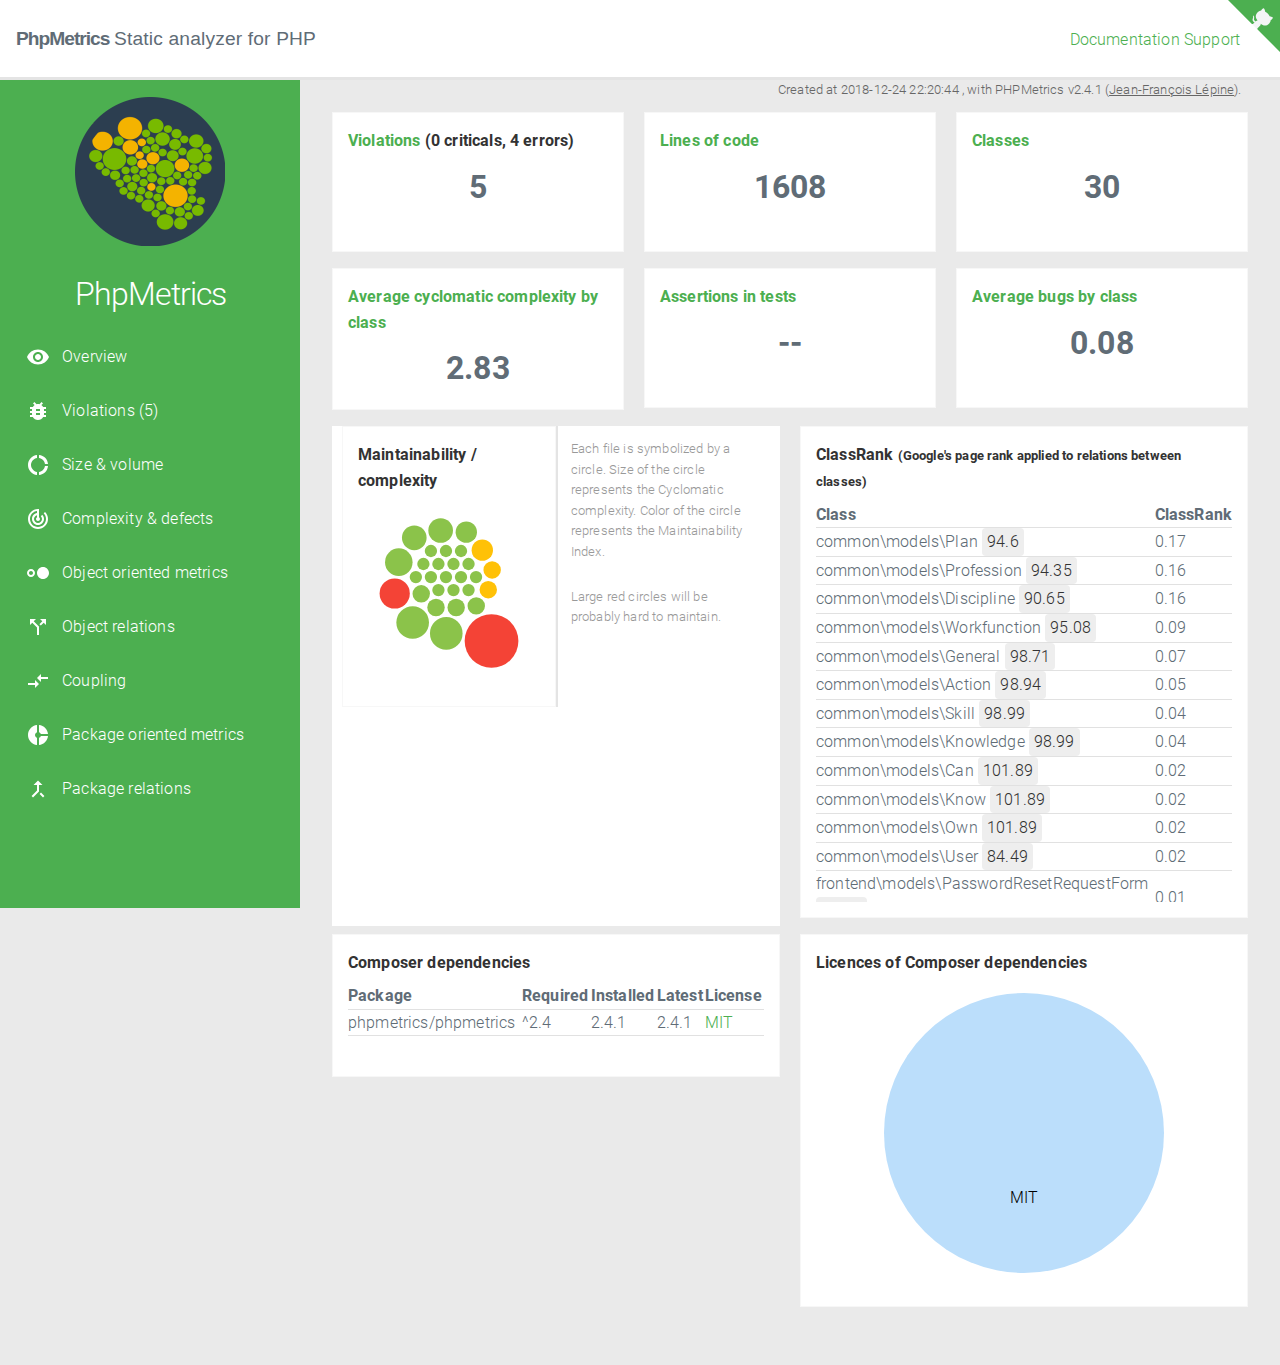
<file: dip/index.html>
<!DOCTYPE html>
<html lang="en">
<head>
    <meta charset="UTF-8">
    <title>PhpMetrics report</title>
    <meta name="viewport" content="width=device-width, initial-scale=1">
    <link rel="stylesheet" href="css/milligram.min.css">
    <link rel="stylesheet" href="css/style.css">
    <link rel="stylesheet" href="css/roboto.css">
    <link rel="stylesheet" href="css/normalize.css">
    <link rel="stylesheet" href="css/material-icons.css">
</head>
<body>


<header class="headerbar">
    <div class="headerbarInner">
        <div class="float-left navigation-title">
            <a href="http://www.phpmetrics.org/">
                <h1 class="title">PhpMetrics</h1>
                <span class="subtitle">
                Static analyzer for PHP
            </span>
            </a>
        </div>
        <ul class="navigation-list float-right">
            <li class="navigation-item">
                <a class="navigation-link" href="http://www.phpmetrics.org/documentation/index.html">Documentation</a>
                <a class="navigation-link" href="https://www.github.com/phpmetrics/phpmetrics">Support</a>
            </li>
        </ul>
    </div>
</header>

<a class="hidden-xs github" href="https://github.com/phpmetrics/phpmetrics"
   title="PhpMetrics on Github" target="blank">
    <svg width="80" height="80" viewBox="0 0 250 250" class="github">
        <path d="M0,0 L115,115 L130,115 L142,142 L250,250 L250,0 Z"></path>
        <path
            d="M128.3,109.0 C113.8,99.7 119.0,89.6 119.0,89.6 C122.0,82.7 120.5,78.6 120.5,78.6 C119.2,72.0 123.4,76.3 123.4,76.3 C127.3,80.9 125.5,87.3 125.5,87.3 C122.9,97.6 130.6,101.9 134.4,103.2"
            fill="currentColor" style="transform-origin: 130px 106px;" class="octo-arm"></path>
        <path
            d="M115.0,115.0 C114.9,115.1 118.7,116.5 119.8,115.4 L133.7,101.6 C136.9,99.2 139.9,98.4 142.2,98.6 C133.8,88.0 127.5,74.4 143.8,58.0 C148.5,53.4 154.0,51.2 159.7,51.0 C160.3,49.4 163.2,43.6 171.4,40.1 C171.4,40.1 176.1,42.5 178.8,56.2 C183.1,58.6 187.2,61.8 190.9,65.4 C194.5,69.0 197.7,73.2 200.1,77.6 C213.8,80.2 216.3,84.9 216.3,84.9 C212.7,93.1 206.9,96.0 205.4,96.6 C205.1,102.4 203.0,107.8 198.3,112.5 C181.9,128.9 168.3,122.5 157.7,114.1 C157.9,116.9 156.7,120.9 152.7,124.9 L141.0,136.5 C139.8,137.7 141.6,141.9 141.8,141.8 Z"
            fill="currentColor" class="octo-body"></path>
    </svg>
</a>


<div class="page">
    <div class="content">
        <div class="report-details">
            Created at 2018-12-24 22:20:44        , with PHPMetrics v2.4.1 (<a href="https://twitter.com/Halleck45">Jean-François Lépine</a>).
        </div>
    <div class="row">
        <div class="column">
            <div class="bloc bloc-number">
                <div class="label"><a href="violations.html">Violations</a> (0                    criticals, 4 errors)
                </div>
                <div class="number">5</div>
            </div>
        </div>
        <div class="column">
            <div class="bloc bloc-number">
                <div class="label"><a href="loc.html">Lines of code</a></div>
                <div class="number">1608</div>
                            </div>
        </div>
        <div class="column">
            <div class="bloc bloc-number">
                <div class="label"><a href="oop.html">Classes</a></div>
                <div class="number">30</div>
                            </div>
        </div>
    </div>


    <div class="row">
        <div class="column">
            <div class="bloc bloc-number">
                <div class="label"><a href="complexity.html">Average cyclomatic complexity by class</a></div>
                <div class="number">2.83</div>
                            </div>
        </div>
        <div class="column">
            <div class="bloc bloc-number">
                <div class="label">
                    <a href="junit.html">Assertions in tests</a>
                </div>
                <div class="number">
                    --                </div>
            </div>
        </div>
        <div class="column">
            <div class="bloc bloc-number">
                <div class="label"><a href="complexity.html">Average bugs by class</a></div>
                <div class="number">
                    0.08                </div>
                            </div>
        </div>
    </div>

    <div class="row">
        <div class="column column-help">
            <div class="column column-help-inner">
                <div class="row">
                    <div class="column with-help">
                        <div class="bloc">
                            <div class="label">Maintainability / complexity</div>
                            <div id="svg-maintainability"></div>
                        </div>
                    </div>
                    <div class="column help">
                        <div class="help-inner">
                            <p>Each file is symbolized by a circle. Size of the circle represents the Cyclomatic
                                complexity.
                                Color
                                of the circle represents the Maintainability Index.</p>

                            <p>Large red circles will be probably hard to maintain.</p>
                        </div>
                    </div>
                </div>
            </div>
        </div>

        <div class="column">
            <div class="bloc bloc-number">
                <div class="label">ClassRank
                    <small>(Google's page rank applied to relations between classes)</small>
                </div>
                <div class="clusterize small">
                    <div id="clusterizeClassRank" class="clusterize-scroll">
                        <table>
                            <thead>
                            <tr>
                                <th>Class</th>
                                <th>ClassRank</th>
                            </tr>
                            </thead>
                            <tbody id="contentClassRank" class="clusterize-content">
                                                            <tr>
                                    <td>common\models\Plan <span class="badge"
                                                                            title="Maintainability Index">94.6</span>
                                    </td>
                                    <td>0.17</td>
                                </tr>
                                                            <tr>
                                    <td>common\models\Profession <span class="badge"
                                                                            title="Maintainability Index">94.35</span>
                                    </td>
                                    <td>0.16</td>
                                </tr>
                                                            <tr>
                                    <td>common\models\Discipline <span class="badge"
                                                                            title="Maintainability Index">90.65</span>
                                    </td>
                                    <td>0.16</td>
                                </tr>
                                                            <tr>
                                    <td>common\models\Workfunction <span class="badge"
                                                                            title="Maintainability Index">95.08</span>
                                    </td>
                                    <td>0.09</td>
                                </tr>
                                                            <tr>
                                    <td>common\models\General <span class="badge"
                                                                            title="Maintainability Index">98.71</span>
                                    </td>
                                    <td>0.07</td>
                                </tr>
                                                            <tr>
                                    <td>common\models\Action <span class="badge"
                                                                            title="Maintainability Index">98.94</span>
                                    </td>
                                    <td>0.05</td>
                                </tr>
                                                            <tr>
                                    <td>common\models\Skill <span class="badge"
                                                                            title="Maintainability Index">98.99</span>
                                    </td>
                                    <td>0.04</td>
                                </tr>
                                                            <tr>
                                    <td>common\models\Knowledge <span class="badge"
                                                                            title="Maintainability Index">98.99</span>
                                    </td>
                                    <td>0.04</td>
                                </tr>
                                                            <tr>
                                    <td>common\models\Can <span class="badge"
                                                                            title="Maintainability Index">101.89</span>
                                    </td>
                                    <td>0.02</td>
                                </tr>
                                                            <tr>
                                    <td>common\models\Know <span class="badge"
                                                                            title="Maintainability Index">101.89</span>
                                    </td>
                                    <td>0.02</td>
                                </tr>
                                                            <tr>
                                    <td>common\models\Own <span class="badge"
                                                                            title="Maintainability Index">101.89</span>
                                    </td>
                                    <td>0.02</td>
                                </tr>
                                                            <tr>
                                    <td>common\models\User <span class="badge"
                                                                            title="Maintainability Index">84.49</span>
                                    </td>
                                    <td>0.02</td>
                                </tr>
                                                            <tr>
                                    <td>frontend\models\PasswordResetRequestForm <span class="badge"
                                                                            title="Maintainability Index">93.19</span>
                                    </td>
                                    <td>0.01</td>
                                </tr>
                                                            <tr>
                                    <td>frontend\models\ContactForm <span class="badge"
                                                                            title="Maintainability Index">98.75</span>
                                    </td>
                                    <td>0.01</td>
                                </tr>
                                                            <tr>
                                    <td>m130524_201442_init <span class="badge"
                                                                            title="Maintainability Index">76.69</span>
                                    </td>
                                    <td>0.01</td>
                                </tr>
                                                            <tr>
                                    <td>frontend\controllers\TeacherController <span class="badge"
                                                                            title="Maintainability Index">74.82</span>
                                    </td>
                                    <td>0.01</td>
                                </tr>
                                                            <tr>
                                    <td>frontend\models\ResetPasswordForm <span class="badge"
                                                                            title="Maintainability Index">95.96</span>
                                    </td>
                                    <td>0.01</td>
                                </tr>
                                                            <tr>
                                    <td>frontend\controllers\SiteController <span class="badge"
                                                                            title="Maintainability Index">64.63</span>
                                    </td>
                                    <td>0.01</td>
                                </tr>
                                                            <tr>
                                    <td>frontend\controllers\HeadController <span class="badge"
                                                                            title="Maintainability Index">54.78</span>
                                    </td>
                                    <td>0.01</td>
                                </tr>
                                                            <tr>
                                    <td>frontend\assets\AppAsset <span class="badge"
                                                                            title="Maintainability Index">106.57</span>
                                    </td>
                                    <td>0.01</td>
                                </tr>
                                                            <tr>
                                    <td>backend\assets\AppAsset <span class="badge"
                                                                            title="Maintainability Index">106.57</span>
                                    </td>
                                    <td>0.01</td>
                                </tr>
                                                            <tr>
                                    <td>common\widgets\Alert <span class="badge"
                                                                            title="Maintainability Index">100.05</span>
                                    </td>
                                    <td>0.01</td>
                                </tr>
                                                            <tr>
                                    <td>common\models\ProfessionSearch <span class="badge"
                                                                            title="Maintainability Index">97.62</span>
                                    </td>
                                    <td>0.01</td>
                                </tr>
                                                            <tr>
                                    <td>backend\controllers\SiteController <span class="badge"
                                                                            title="Maintainability Index">86.61</span>
                                    </td>
                                    <td>0.01</td>
                                </tr>
                                                            <tr>
                                    <td>common\models\PlanSearch <span class="badge"
                                                                            title="Maintainability Index">97.99</span>
                                    </td>
                                    <td>0.01</td>
                                </tr>
                                                            <tr>
                                    <td>common\models\LoginForm <span class="badge"
                                                                            title="Maintainability Index">89.93</span>
                                    </td>
                                    <td>0.01</td>
                                </tr>
                                                            <tr>
                                    <td>common\models\DisciplineSearch <span class="badge"
                                                                            title="Maintainability Index">98.78</span>
                                    </td>
                                    <td>0.01</td>
                                </tr>
                                                            <tr>
                                    <td>common\models\ActionSearch <span class="badge"
                                                                            title="Maintainability Index">98.41</span>
                                    </td>
                                    <td>0.01</td>
                                </tr>
                                                            <tr>
                                    <td>common\fixtures\UserFixture <span class="badge"
                                                                            title="Maintainability Index">171</span>
                                    </td>
                                    <td>0.01</td>
                                </tr>
                                                            <tr>
                                    <td>frontend\models\SignupForm <span class="badge"
                                                                            title="Maintainability Index">91.68</span>
                                    </td>
                                    <td>0.01</td>
                                </tr>
                                                        </tbody>
                        </table>
                    </div>
                </div>
            </div>
        </div>
    </div>

    <div class="row">
        <div class="column">
            <div class="bloc bloc-number">
                <div class="label">Composer dependencies</div>
                <div class="clusterize small">
                    <div id="clusterizePackages" class="clusterize-scroll">
                        <table>
                                                        <thead>
                            <tr>
                                <th>Package</th>
                                <th>Required</th>
                                <th>Installed</th>                                <th>Latest</th>
                                <th>License</th>
                            </tr>
                            </thead>
                            <tbody id="contentPackages" class="clusterize-content">
                                                            <tr>
                                    <td>phpmetrics/phpmetrics</td>
                                    <td>^2.4</td>
                                    <td>2.4.1</td>                                    <td>2.4.1</td>
                                    <td>                                            <a target="_blank" href="https://spdx.org/licenses/MIT.html">MIT</a>
                                                                            </td>
                                </tr>
                                                        </tbody>
                        </table>
                                                                    </div>
                </div>
            </div>
        </div>

        <div class="column">
            <div class="bloc bloc-number">
                <div class="label">Licences of Composer dependencies</div>
                                <div id="svg-licenses"></div>
            </div>
        </div>
    </div>


    <script type="text/javascript">
        document.onreadystatechange = function () {
            if (document.readyState === 'complete') {
                chartMaintainability();

                new Clusterize({
                    scrollId: 'clusterizeClassRank',
                    contentId: 'contentClassRank'
                });

                new Clusterize({
                    scrollId: 'clusterizePackages',
                    contentId: 'contentPackages'
                });

                // prepare json for packages pie
                                chartLicenses([{"name":"MIT","value":1}]);
            }
        };
    </script>

</div>

<!-- Sidebar -->
<div id="sidebar">
    <div class="content">
        <div class="logo">
            <a href="http://www.phpmetrics.org"><img src="images/phpmetrics-maintenability.png"
                                                 alt="Logo PhpMetrics"/></a>
            <h1>PhpMetrics</h1>
        </div>
        <div class="links">
            <ul>
                <li>
                    <a href="index.html">
                        <svg fill="#FFFFFF" height="24" viewBox="0 0 24 24" width="24"
                             xmlns="http://www.w3.org/2000/svg">
                            <path d="M0 0h24v24H0z" fill="none"/>
                            <path
                                d="M12 4.5C7 4.5 2.73 7.61 1 12c1.73 4.39 6 7.5 11 7.5s9.27-3.11 11-7.5c-1.73-4.39-6-7.5-11-7.5zM12 17c-2.76 0-5-2.24-5-5s2.24-5 5-5 5 2.24 5 5-2.24 5-5 5zm0-8c-1.66 0-3 1.34-3 3s1.34 3 3 3 3-1.34 3-3-1.34-3-3-3z"/>
                        </svg>
                        Overview
                    </a>
                </li>
                <li>
                    <a href="violations.html">
                        <svg fill="#FFFFFF" height="24" viewBox="0 0 24 24" width="24" xmlns="http://www.w3.org/2000/svg">
                            <path d="M0 0h24v24H0z" fill="none"/>
                            <path d="M20 8h-2.81c-.45-.78-1.07-1.45-1.82-1.96L17 4.41 15.59 3l-2.17 2.17C12.96 5.06 12.49 5 12 5c-.49 0-.96.06-1.41.17L8.41 3 7 4.41l1.62 1.63C7.88 6.55 7.26 7.22 6.81 8H4v2h2.09c-.05.33-.09.66-.09 1v1H4v2h2v1c0 .34.04.67.09 1H4v2h2.81c1.04 1.79 2.97 3 5.19 3s4.15-1.21 5.19-3H20v-2h-2.09c.05-.33.09-.66.09-1v-1h2v-2h-2v-1c0-.34-.04-.67-.09-1H20V8zm-6 8h-4v-2h4v2zm0-4h-4v-2h4v2z"/>
                        </svg>
                        Violations (5)
                    </a>
                </li>
                                <li>
                    <a href="loc.html">
                        <svg fill="#FFFFFF" height="24" viewBox="0 0 24 24" width="24"
                             xmlns="http://www.w3.org/2000/svg" xmlns:xlink="http://www.w3.org/1999/xlink">
                            <defs>
                                <path d="M0 0h24v24H0z" id="a"/>
                            </defs>
                            <clipPath id="b">
                                <use overflow="visible" xlink:href="#a"/>
                            </clipPath>
                            <path clip-path="url(#b)"
                                  d="M11 5.08V2c-5 .5-9 4.81-9 10s4 9.5 9 10v-3.08c-3-.48-6-3.4-6-6.92s3-6.44 6-6.92zM18.97 11H22c-.47-5-4-8.53-9-9v3.08C16 5.51 18.54 8 18.97 11zM13 18.92V22c5-.47 8.53-4 9-9h-3.03c-.43 3-2.97 5.49-5.97 5.92z"/>
                        </svg>
                        Size &amp; volume
                    </a>
                </li>
                <li>
                    <a href="complexity.html">
                        <svg fill="#FFFFFF" height="24" viewBox="0 0 24 24" width="24"
                             xmlns="http://www.w3.org/2000/svg">
                            <path d="M0 0h24v24H0V0z" fill="none"/>
                            <path
                                d="M19.07 4.93l-1.41 1.41C19.1 7.79 20 9.79 20 12c0 4.42-3.58 8-8 8s-8-3.58-8-8c0-4.08 3.05-7.44 7-7.93v2.02C8.16 6.57 6 9.03 6 12c0 3.31 2.69 6 6 6s6-2.69 6-6c0-1.66-.67-3.16-1.76-4.24l-1.41 1.41C15.55 9.9 16 10.9 16 12c0 2.21-1.79 4-4 4s-4-1.79-4-4c0-1.86 1.28-3.41 3-3.86v2.14c-.6.35-1 .98-1 1.72 0 1.1.9 2 2 2s2-.9 2-2c0-.74-.4-1.38-1-1.72V2h-1C6.48 2 2 6.48 2 12s4.48 10 10 10 10-4.48 10-10c0-2.76-1.12-5.26-2.93-7.07z"/>
                        </svg>
                        Complexity &amp; defects
                    </a>
                </li>
                <li>
                    <a href="oop.html">
                        <svg fill="#FFFFFF" height="24" viewBox="0 0 24 24" width="24"
                             xmlns="http://www.w3.org/2000/svg">
                            <path d="M0 0h24v24H0z" fill="none"/>
                            <path
                                d="M17 6c-3.31 0-6 2.69-6 6s2.69 6 6 6 6-2.69 6-6-2.69-6-6-6zM5 8c-2.21 0-4 1.79-4 4s1.79 4 4 4 4-1.79 4-4-1.79-4-4-4zm0 6c-1.1 0-2-.9-2-2s.9-2 2-2 2 .9 2 2-.9 2-2 2z"/>
                        </svg>
                        Object oriented metrics
                    </a>
                </li>
                <li>
                    <a href="relations.html">
                        <svg fill="#FFFFFF" height="24" viewBox="0 0 24 24" width="24"
                             xmlns="http://www.w3.org/2000/svg">
                            <path d="M0 0h24v24H0z" fill="none"/>
                            <path
                                d="M14 4l2.29 2.29-2.88 2.88 1.42 1.42 2.88-2.88L20 10V4zm-4 0H4v6l2.29-2.29 4.71 4.7V20h2v-8.41l-5.29-5.3z"/>
                        </svg>
                        Object relations
                    </a>
                </li>
                <li>
                    <a href="coupling.html">
                        <svg fill="#FFFFFF" height="24" viewBox="0 0 24 24" width="24"
                             xmlns="http://www.w3.org/2000/svg" xmlns:xlink="http://www.w3.org/1999/xlink">
                            <defs>
                                <path d="M0 0h24v24H0V0z" id="a"/>
                            </defs>
                            <clipPath id="b">
                                <use overflow="visible" xlink:href="#a"/>
                            </clipPath>
                            <path clip-path="url(#b)"
                                  d="M9.01 14H2v2h7.01v3L13 15l-3.99-4v3zm5.98-1v-3H22V8h-7.01V5L11 9l3.99 4z"/>
                        </svg>
                        Coupling
                    </a>
                </li>
                <li>
                    <a href="packages.html">
                        <svg fill="#FFFFFF" height="24" viewBox="0 0 24 24" width="24"
                             xmlns="http://www.w3.org/2000/svg" xmlns:xlink="http://www.w3.org/1999/xlink">
                            <path d="M11 9.16V2c-5 .5-9 4.79-9 10s4 9.5 9 10v-7.16c-1-.41-2-1.52-2-2.84s1-2.43 2-2.84zM14.86 11H22c-.48-4.75-4-8.53-9-9v7.16c1 .3 1.52.98 1.86 1.84zM13 14.84V22c5-.47 8.52-4.25 9-9h-7.14c-.34.86-.86 1.54-1.86 1.84z"/>
                        </svg>
                        Package oriented metrics
                    </a>
                </li>
                <li>
                    <a href="package_relations.html">
                        <svg fill="#FFFFFF" height="24" viewBox="0 0 24 24" width="24"
                             xmlns="http://www.w3.org/2000/svg">
                            <path d="M17 20.41L18.41 19 15 15.59 13.59 17 17 20.41zM7.5 8H11v5.59L5.59 19 7 20.41l6-6V8h3.5L12 3.5 7.5 8z"/>
                        </svg>
                        Package relations
                    </a>
                </li>
                                <!--<li>
                    <a href="all.html">
                        <svg fill="#FFFFFF" height="24" viewBox="0 0 24 24" width="24"
                             xmlns="http://www.w3.org/2000/svg">
                            <path d="M3 3v18h18V3H3zm8 16H5v-6h6v6zm0-8H5V5h6v6zm8 8h-6v-6h6v6zm0-8h-6V5h6v6z"/>
                            <path d="M0 0h24v24H0z" fill="none"/>
                        </svg>
                        All metrics
                    </a>
                </li>-->
                <!--                <li>-->
                <!--                    <a href="#">-->
                <!--                        <svg fill="#FFFFFF" height="24" viewBox="0 0 24 24" width="24"-->
                <!--                             xmlns="http://www.w3.org/2000/svg">-->
                <!--                            <path-->
                <!--                                d="M12 1L3 5v6c0 5.55 3.84 10.74 9 12 5.16-1.26 9-6.45 9-12V5l-9-4zm0 10.99h7c-.53 4.12-3.28 7.79-7 8.94V12H5V6.3l7-3.11v8.8z"/>-->
                <!--                            <path d="M0 0h24v24H0z" fill="none"/>-->
                <!--                        </svg>-->
                <!--                        Third party-->
                <!--                    </a>-->
                <!--                </li>-->
                <!--<li class="sep">
                    <a href="panel.html">
                        <svg fill="#FFFFFF" height="24" viewBox="0 0 24 24" width="24" xmlns="http://www.w3.org/2000/svg">
                            <path d="M0 0h24v24H0z" fill="none"/>
                            <path d="M21 3H3c-1.1 0-2 .9-2 2v12c0 1.1.9 2 2 2h5v2h8v-2h5c1.1 0 1.99-.9 1.99-2L23 5c0-1.1-.9-2-2-2zm0 14H3V5h18v12z"/>
                        </svg>
                        TV Panel
                    </a>
                </li>-->
            </ul>
        </div>
    </div>
</div>
</div>

<script type="text/javascript" src="js/functions.js"></script>
<script type="text/javascript" src="js/d3.v3.js"></script>
<script type="text/javascript" src="js/d3.hexbin.v0.js"></script>
<script type="text/javascript" src="js/sort-table.min.js"></script>
<script type="text/javascript" src="js/graph-maintainability.js"></script>
<script type="text/javascript" src="js/graph-licenses.js"></script>

<script src="js/clusterize.min.js"></script>
<link rel="stylesheet" href="css/clusterize.css">

<script type="text/javascript" src="js/classes.js"></script>

<script type="text/javascript">
    var accessibilityEnabled = false;
</script>

</body>
</html>
</file>
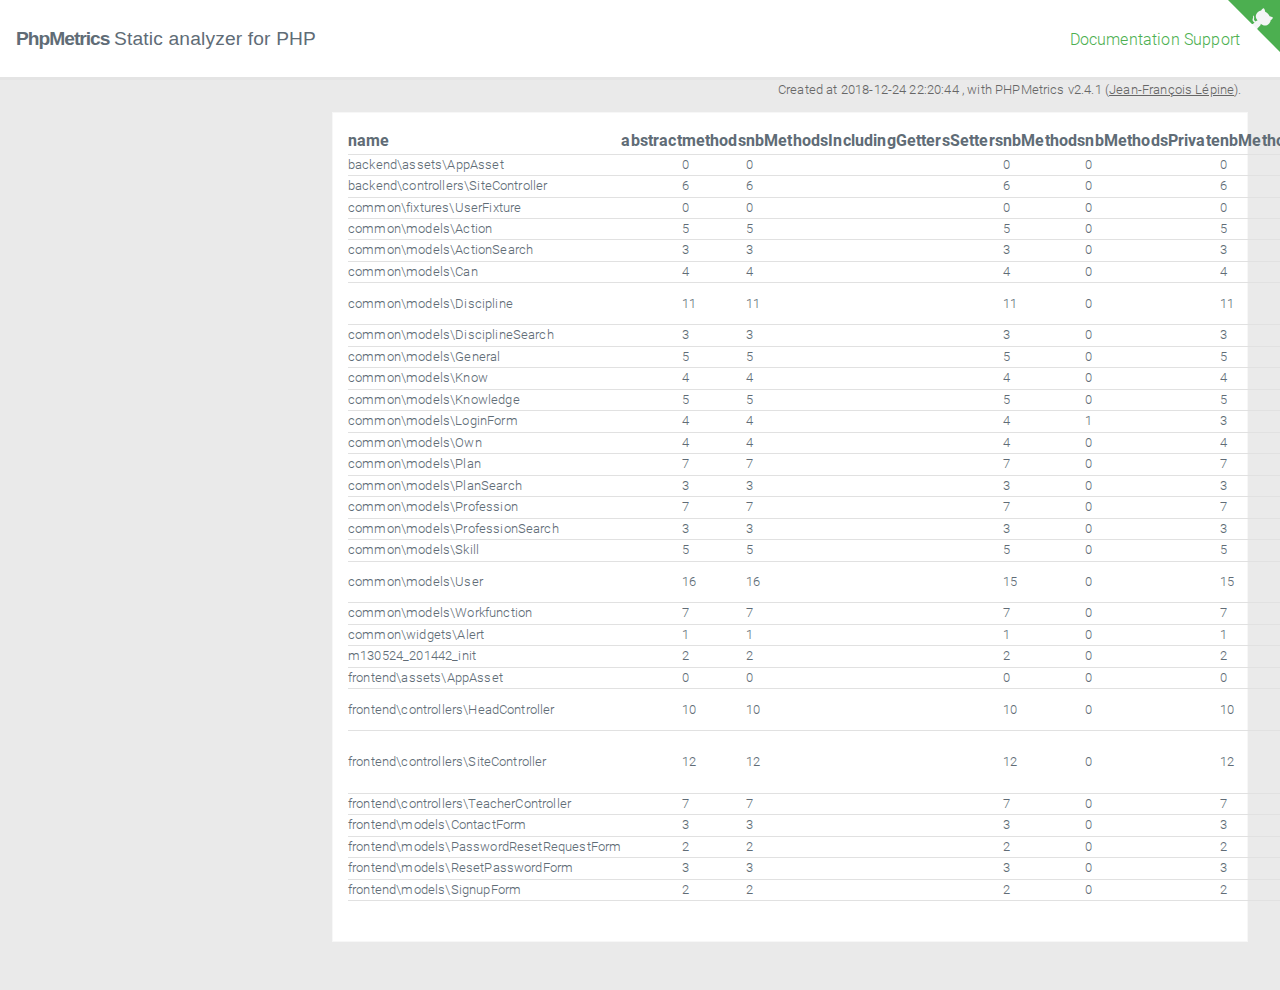
<file: dip/all.html>
<!DOCTYPE html>
<html lang="en">
<head>
    <meta charset="UTF-8">
    <title>PhpMetrics report</title>
    <meta name="viewport" content="width=device-width, initial-scale=1">
    <link rel="stylesheet" href="css/milligram.min.css">
    <link rel="stylesheet" href="css/style.css">
    <link rel="stylesheet" href="css/roboto.css">
    <link rel="stylesheet" href="css/normalize.css">
    <link rel="stylesheet" href="css/material-icons.css">
</head>
<body>


<header class="headerbar">
    <div class="headerbarInner">
        <div class="float-left navigation-title">
            <a href="http://www.phpmetrics.org/">
                <h1 class="title">PhpMetrics</h1>
                <span class="subtitle">
                Static analyzer for PHP
            </span>
            </a>
        </div>
        <ul class="navigation-list float-right">
            <li class="navigation-item">
                <a class="navigation-link" href="http://www.phpmetrics.org/documentation/index.html">Documentation</a>
                <a class="navigation-link" href="https://www.github.com/phpmetrics/phpmetrics">Support</a>
            </li>
        </ul>
    </div>
</header>

<a class="hidden-xs github" href="https://github.com/phpmetrics/phpmetrics"
   title="PhpMetrics on Github" target="blank">
    <svg width="80" height="80" viewBox="0 0 250 250" class="github">
        <path d="M0,0 L115,115 L130,115 L142,142 L250,250 L250,0 Z"></path>
        <path
            d="M128.3,109.0 C113.8,99.7 119.0,89.6 119.0,89.6 C122.0,82.7 120.5,78.6 120.5,78.6 C119.2,72.0 123.4,76.3 123.4,76.3 C127.3,80.9 125.5,87.3 125.5,87.3 C122.9,97.6 130.6,101.9 134.4,103.2"
            fill="currentColor" style="transform-origin: 130px 106px;" class="octo-arm"></path>
        <path
            d="M115.0,115.0 C114.9,115.1 118.7,116.5 119.8,115.4 L133.7,101.6 C136.9,99.2 139.9,98.4 142.2,98.6 C133.8,88.0 127.5,74.4 143.8,58.0 C148.5,53.4 154.0,51.2 159.7,51.0 C160.3,49.4 163.2,43.6 171.4,40.1 C171.4,40.1 176.1,42.5 178.8,56.2 C183.1,58.6 187.2,61.8 190.9,65.4 C194.5,69.0 197.7,73.2 200.1,77.6 C213.8,80.2 216.3,84.9 216.3,84.9 C212.7,93.1 206.9,96.0 205.4,96.6 C205.1,102.4 203.0,107.8 198.3,112.5 C181.9,128.9 168.3,122.5 157.7,114.1 C157.9,116.9 156.7,120.9 152.7,124.9 L141.0,136.5 C139.8,137.7 141.6,141.9 141.8,141.8 Z"
            fill="currentColor" class="octo-body"></path>
    </svg>
</a>


<div class="page">
    <div class="content">
        <div class="report-details">
            Created at 2018-12-24 22:20:44        , with PHPMetrics v2.4.1 (<a href="https://twitter.com/Halleck45">Jean-François Lépine</a>).
        </div>


    <div class="row">
        <div class="column">
            <div class="bloc">
                <table class="js-sort-table" id="table-length">
                    <thead>
                    <tr>
                                                    <th class="js-sort-number">name</th>
                                                    <th class="js-sort-number">abstract</th>
                                                    <th class="js-sort-number">methods</th>
                                                    <th class="js-sort-number">nbMethodsIncludingGettersSetters</th>
                                                    <th class="js-sort-number">nbMethods</th>
                                                    <th class="js-sort-number">nbMethodsPrivate</th>
                                                    <th class="js-sort-number">nbMethodsPublic</th>
                                                    <th class="js-sort-number">nbMethodsGetter</th>
                                                    <th class="js-sort-number">nbMethodsSetters</th>
                                                    <th class="js-sort-number">wmc</th>
                                                    <th class="js-sort-number">ccn</th>
                                                    <th class="js-sort-number">ccnMethodMax</th>
                                                    <th class="js-sort-number">externals</th>
                                                    <th class="js-sort-number">parents</th>
                                                    <th class="js-sort-number">lcom</th>
                                                    <th class="js-sort-number">length</th>
                                                    <th class="js-sort-number">vocabulary</th>
                                                    <th class="js-sort-number">volume</th>
                                                    <th class="js-sort-number">difficulty</th>
                                                    <th class="js-sort-number">effort</th>
                                                    <th class="js-sort-number">level</th>
                                                    <th class="js-sort-number">bugs</th>
                                                    <th class="js-sort-number">time</th>
                                                    <th class="js-sort-number">intelligentContent</th>
                                                    <th class="js-sort-number">number_operators</th>
                                                    <th class="js-sort-number">number_operands</th>
                                                    <th class="js-sort-number">number_operators_unique</th>
                                                    <th class="js-sort-number">number_operands_unique</th>
                                                    <th class="js-sort-number">cloc</th>
                                                    <th class="js-sort-number">loc</th>
                                                    <th class="js-sort-number">lloc</th>
                                                    <th class="js-sort-number">mi</th>
                                                    <th class="js-sort-number">mIwoC</th>
                                                    <th class="js-sort-number">commentWeight</th>
                                                    <th class="js-sort-number">kanDefect</th>
                                                    <th class="js-sort-number">relativeStructuralComplexity</th>
                                                    <th class="js-sort-number">relativeDataComplexity</th>
                                                    <th class="js-sort-number">relativeSystemComplexity</th>
                                                    <th class="js-sort-number">totalStructuralComplexity</th>
                                                    <th class="js-sort-number">totalDataComplexity</th>
                                                    <th class="js-sort-number">totalSystemComplexity</th>
                                                    <th class="js-sort-number">package</th>
                                                    <th class="js-sort-number">pageRank</th>
                                                    <th class="js-sort-number">afferentCoupling</th>
                                                    <th class="js-sort-number">efferentCoupling</th>
                                                    <th class="js-sort-number">instability</th>
                                                    <th class="js-sort-number">violations</th>
                                            </tr>
                    </thead>
                    <tbody>
                                            <tr>
                                                            <td class="js-sort-number">backend\assets\AppAsset</td>
                                                            <td class="js-sort-number"></td>
                                                            <td class="js-sort-number">0</td>
                                                            <td class="js-sort-number">0</td>
                                                            <td class="js-sort-number">0</td>
                                                            <td class="js-sort-number">0</td>
                                                            <td class="js-sort-number">0</td>
                                                            <td class="js-sort-number">0</td>
                                                            <td class="js-sort-number">0</td>
                                                            <td class="js-sort-number">0</td>
                                                            <td class="js-sort-number">1</td>
                                                            <td class="js-sort-number">0</td>
                                                            <td class="js-sort-number">1</td>
                                                            <td class="js-sort-number">1</td>
                                                            <td class="js-sort-number">0</td>
                                                            <td class="js-sort-number">5</td>
                                                            <td class="js-sort-number">5</td>
                                                            <td class="js-sort-number">11.61</td>
                                                            <td class="js-sort-number">0</td>
                                                            <td class="js-sort-number">0</td>
                                                            <td class="js-sort-number">2</td>
                                                            <td class="js-sort-number">0</td>
                                                            <td class="js-sort-number">0</td>
                                                            <td class="js-sort-number">23.22</td>
                                                            <td class="js-sort-number">0</td>
                                                            <td class="js-sort-number">5</td>
                                                            <td class="js-sort-number">0</td>
                                                            <td class="js-sort-number">5</td>
                                                            <td class="js-sort-number">3</td>
                                                            <td class="js-sort-number">12</td>
                                                            <td class="js-sort-number">9</td>
                                                            <td class="js-sort-number">106.57</td>
                                                            <td class="js-sort-number">71.59</td>
                                                            <td class="js-sort-number">34.97</td>
                                                            <td class="js-sort-number">0.15</td>
                                                            <td class="js-sort-number">0</td>
                                                            <td class="js-sort-number">0</td>
                                                            <td class="js-sort-number">0</td>
                                                            <td class="js-sort-number">0</td>
                                                            <td class="js-sort-number">0</td>
                                                            <td class="js-sort-number">0</td>
                                                            <td class="js-sort-number">backend\assets\</td>
                                                            <td class="js-sort-number">0.01</td>
                                                            <td class="js-sort-number">0</td>
                                                            <td class="js-sort-number">1</td>
                                                            <td class="js-sort-number">1</td>
                                                            <td class="js-sort-number"></td>
                                                    </tr>
                                            <tr>
                                                            <td class="js-sort-number">backend\controllers\SiteController</td>
                                                            <td class="js-sort-number"></td>
                                                            <td class="js-sort-number">6</td>
                                                            <td class="js-sort-number">6</td>
                                                            <td class="js-sort-number">6</td>
                                                            <td class="js-sort-number">0</td>
                                                            <td class="js-sort-number">6</td>
                                                            <td class="js-sort-number">0</td>
                                                            <td class="js-sort-number">0</td>
                                                            <td class="js-sort-number">12</td>
                                                            <td class="js-sort-number">7</td>
                                                            <td class="js-sort-number">4</td>
                                                            <td class="js-sort-number">5</td>
                                                            <td class="js-sort-number">1</td>
                                                            <td class="js-sort-number">3</td>
                                                            <td class="js-sort-number">64</td>
                                                            <td class="js-sort-number">23</td>
                                                            <td class="js-sort-number">289.51</td>
                                                            <td class="js-sort-number">4.74</td>
                                                            <td class="js-sort-number">1371.35</td>
                                                            <td class="js-sort-number">0.21</td>
                                                            <td class="js-sort-number">0.1</td>
                                                            <td class="js-sort-number">76</td>
                                                            <td class="js-sort-number">61.12</td>
                                                            <td class="js-sort-number">19</td>
                                                            <td class="js-sort-number">45</td>
                                                            <td class="js-sort-number">4</td>
                                                            <td class="js-sort-number">19</td>
                                                            <td class="js-sort-number">29</td>
                                                            <td class="js-sort-number">75</td>
                                                            <td class="js-sort-number">46</td>
                                                            <td class="js-sort-number">86.61</td>
                                                            <td class="js-sort-number">45.55</td>
                                                            <td class="js-sort-number">41.05</td>
                                                            <td class="js-sort-number">0.5</td>
                                                            <td class="js-sort-number">121</td>
                                                            <td class="js-sort-number">0.75</td>
                                                            <td class="js-sort-number">121.75</td>
                                                            <td class="js-sort-number">726</td>
                                                            <td class="js-sort-number">4.5</td>
                                                            <td class="js-sort-number">730.5</td>
                                                            <td class="js-sort-number">backend\controllers\</td>
                                                            <td class="js-sort-number">0.01</td>
                                                            <td class="js-sort-number">0</td>
                                                            <td class="js-sort-number">5</td>
                                                            <td class="js-sort-number">1</td>
                                                            <td class="js-sort-number"></td>
                                                    </tr>
                                            <tr>
                                                            <td class="js-sort-number">common\fixtures\UserFixture</td>
                                                            <td class="js-sort-number"></td>
                                                            <td class="js-sort-number">0</td>
                                                            <td class="js-sort-number">0</td>
                                                            <td class="js-sort-number">0</td>
                                                            <td class="js-sort-number">0</td>
                                                            <td class="js-sort-number">0</td>
                                                            <td class="js-sort-number">0</td>
                                                            <td class="js-sort-number">0</td>
                                                            <td class="js-sort-number">0</td>
                                                            <td class="js-sort-number">1</td>
                                                            <td class="js-sort-number">0</td>
                                                            <td class="js-sort-number">1</td>
                                                            <td class="js-sort-number">1</td>
                                                            <td class="js-sort-number">0</td>
                                                            <td class="js-sort-number">1</td>
                                                            <td class="js-sort-number">1</td>
                                                            <td class="js-sort-number">0</td>
                                                            <td class="js-sort-number">0</td>
                                                            <td class="js-sort-number">0</td>
                                                            <td class="js-sort-number">2</td>
                                                            <td class="js-sort-number">0</td>
                                                            <td class="js-sort-number">0</td>
                                                            <td class="js-sort-number">0</td>
                                                            <td class="js-sort-number">0</td>
                                                            <td class="js-sort-number">1</td>
                                                            <td class="js-sort-number">0</td>
                                                            <td class="js-sort-number">1</td>
                                                            <td class="js-sort-number">0</td>
                                                            <td class="js-sort-number">5</td>
                                                            <td class="js-sort-number">5</td>
                                                            <td class="js-sort-number">171</td>
                                                            <td class="js-sort-number">171</td>
                                                            <td class="js-sort-number">0</td>
                                                            <td class="js-sort-number">0.15</td>
                                                            <td class="js-sort-number">0</td>
                                                            <td class="js-sort-number">0</td>
                                                            <td class="js-sort-number">0</td>
                                                            <td class="js-sort-number">0</td>
                                                            <td class="js-sort-number">0</td>
                                                            <td class="js-sort-number">0</td>
                                                            <td class="js-sort-number">common\fixtures\</td>
                                                            <td class="js-sort-number">0.01</td>
                                                            <td class="js-sort-number">0</td>
                                                            <td class="js-sort-number">1</td>
                                                            <td class="js-sort-number">1</td>
                                                            <td class="js-sort-number"></td>
                                                    </tr>
                                            <tr>
                                                            <td class="js-sort-number">common\models\Action</td>
                                                            <td class="js-sort-number"></td>
                                                            <td class="js-sort-number">5</td>
                                                            <td class="js-sort-number">5</td>
                                                            <td class="js-sort-number">5</td>
                                                            <td class="js-sort-number">0</td>
                                                            <td class="js-sort-number">5</td>
                                                            <td class="js-sort-number">0</td>
                                                            <td class="js-sort-number">0</td>
                                                            <td class="js-sort-number">5</td>
                                                            <td class="js-sort-number">1</td>
                                                            <td class="js-sort-number">1</td>
                                                            <td class="js-sort-number">5</td>
                                                            <td class="js-sort-number">1</td>
                                                            <td class="js-sort-number">4</td>
                                                            <td class="js-sort-number">42</td>
                                                            <td class="js-sort-number">19</td>
                                                            <td class="js-sort-number">178.41</td>
                                                            <td class="js-sort-number">1.03</td>
                                                            <td class="js-sort-number">183.37</td>
                                                            <td class="js-sort-number">0.97</td>
                                                            <td class="js-sort-number">0.06</td>
                                                            <td class="js-sort-number">10</td>
                                                            <td class="js-sort-number">173.59</td>
                                                            <td class="js-sort-number">5</td>
                                                            <td class="js-sort-number">37</td>
                                                            <td class="js-sort-number">1</td>
                                                            <td class="js-sort-number">18</td>
                                                            <td class="js-sort-number">26</td>
                                                            <td class="js-sort-number">50</td>
                                                            <td class="js-sort-number">24</td>
                                                            <td class="js-sort-number">98.94</td>
                                                            <td class="js-sort-number">53.99</td>
                                                            <td class="js-sort-number">44.94</td>
                                                            <td class="js-sort-number">0.15</td>
                                                            <td class="js-sort-number">9</td>
                                                            <td class="js-sort-number">1.25</td>
                                                            <td class="js-sort-number">10.25</td>
                                                            <td class="js-sort-number">45</td>
                                                            <td class="js-sort-number">6.25</td>
                                                            <td class="js-sort-number">51.25</td>
                                                            <td class="js-sort-number">common\models\</td>
                                                            <td class="js-sort-number">0.05</td>
                                                            <td class="js-sort-number">6</td>
                                                            <td class="js-sort-number">3</td>
                                                            <td class="js-sort-number">0.33</td>
                                                            <td class="js-sort-number"></td>
                                                    </tr>
                                            <tr>
                                                            <td class="js-sort-number">common\models\ActionSearch</td>
                                                            <td class="js-sort-number"></td>
                                                            <td class="js-sort-number">3</td>
                                                            <td class="js-sort-number">3</td>
                                                            <td class="js-sort-number">3</td>
                                                            <td class="js-sort-number">0</td>
                                                            <td class="js-sort-number">3</td>
                                                            <td class="js-sort-number">0</td>
                                                            <td class="js-sort-number">0</td>
                                                            <td class="js-sort-number">4</td>
                                                            <td class="js-sort-number">2</td>
                                                            <td class="js-sort-number">2</td>
                                                            <td class="js-sort-number">4</td>
                                                            <td class="js-sort-number">1</td>
                                                            <td class="js-sort-number">3</td>
                                                            <td class="js-sort-number">34</td>
                                                            <td class="js-sort-number">14</td>
                                                            <td class="js-sort-number">129.45</td>
                                                            <td class="js-sort-number">3.68</td>
                                                            <td class="js-sort-number">476.61</td>
                                                            <td class="js-sort-number">0.27</td>
                                                            <td class="js-sort-number">0.04</td>
                                                            <td class="js-sort-number">26</td>
                                                            <td class="js-sort-number">35.16</td>
                                                            <td class="js-sort-number">7</td>
                                                            <td class="js-sort-number">27</td>
                                                            <td class="js-sort-number">3</td>
                                                            <td class="js-sort-number">11</td>
                                                            <td class="js-sort-number">21</td>
                                                            <td class="js-sort-number">45</td>
                                                            <td class="js-sort-number">24</td>
                                                            <td class="js-sort-number">98.41</td>
                                                            <td class="js-sort-number">54.83</td>
                                                            <td class="js-sort-number">43.58</td>
                                                            <td class="js-sort-number">0.22</td>
                                                            <td class="js-sort-number">25</td>
                                                            <td class="js-sort-number">0.72</td>
                                                            <td class="js-sort-number">25.72</td>
                                                            <td class="js-sort-number">75</td>
                                                            <td class="js-sort-number">2.17</td>
                                                            <td class="js-sort-number">77.17</td>
                                                            <td class="js-sort-number">common\models\</td>
                                                            <td class="js-sort-number">0.01</td>
                                                            <td class="js-sort-number">3</td>
                                                            <td class="js-sort-number">3</td>
                                                            <td class="js-sort-number">0.5</td>
                                                            <td class="js-sort-number"></td>
                                                    </tr>
                                            <tr>
                                                            <td class="js-sort-number">common\models\Can</td>
                                                            <td class="js-sort-number"></td>
                                                            <td class="js-sort-number">4</td>
                                                            <td class="js-sort-number">4</td>
                                                            <td class="js-sort-number">4</td>
                                                            <td class="js-sort-number">0</td>
                                                            <td class="js-sort-number">4</td>
                                                            <td class="js-sort-number">0</td>
                                                            <td class="js-sort-number">0</td>
                                                            <td class="js-sort-number">4</td>
                                                            <td class="js-sort-number">1</td>
                                                            <td class="js-sort-number">1</td>
                                                            <td class="js-sort-number">3</td>
                                                            <td class="js-sort-number">1</td>
                                                            <td class="js-sort-number">4</td>
                                                            <td class="js-sort-number">28</td>
                                                            <td class="js-sort-number">16</td>
                                                            <td class="js-sort-number">112</td>
                                                            <td class="js-sort-number">0.8</td>
                                                            <td class="js-sort-number">89.6</td>
                                                            <td class="js-sort-number">1.25</td>
                                                            <td class="js-sort-number">0.04</td>
                                                            <td class="js-sort-number">5</td>
                                                            <td class="js-sort-number">140</td>
                                                            <td class="js-sort-number">4</td>
                                                            <td class="js-sort-number">24</td>
                                                            <td class="js-sort-number">1</td>
                                                            <td class="js-sort-number">15</td>
                                                            <td class="js-sort-number">21</td>
                                                            <td class="js-sort-number">41</td>
                                                            <td class="js-sort-number">20</td>
                                                            <td class="js-sort-number">101.89</td>
                                                            <td class="js-sort-number">57.14</td>
                                                            <td class="js-sort-number">44.76</td>
                                                            <td class="js-sort-number">0.15</td>
                                                            <td class="js-sort-number">4</td>
                                                            <td class="js-sort-number">1.33</td>
                                                            <td class="js-sort-number">5.33</td>
                                                            <td class="js-sort-number">16</td>
                                                            <td class="js-sort-number">5.33</td>
                                                            <td class="js-sort-number">21.33</td>
                                                            <td class="js-sort-number">common\models\</td>
                                                            <td class="js-sort-number">0.02</td>
                                                            <td class="js-sort-number">1</td>
                                                            <td class="js-sort-number">2</td>
                                                            <td class="js-sort-number">0.67</td>
                                                            <td class="js-sort-number"></td>
                                                    </tr>
                                            <tr>
                                                            <td class="js-sort-number">common\models\Discipline</td>
                                                            <td class="js-sort-number"></td>
                                                            <td class="js-sort-number">11</td>
                                                            <td class="js-sort-number">11</td>
                                                            <td class="js-sort-number">11</td>
                                                            <td class="js-sort-number">0</td>
                                                            <td class="js-sort-number">11</td>
                                                            <td class="js-sort-number">0</td>
                                                            <td class="js-sort-number">0</td>
                                                            <td class="js-sort-number">11</td>
                                                            <td class="js-sort-number">1</td>
                                                            <td class="js-sort-number">1</td>
                                                            <td class="js-sort-number">11</td>
                                                            <td class="js-sort-number">1</td>
                                                            <td class="js-sort-number">6</td>
                                                            <td class="js-sort-number">56</td>
                                                            <td class="js-sort-number">18</td>
                                                            <td class="js-sort-number">233.52</td>
                                                            <td class="js-sort-number">1.32</td>
                                                            <td class="js-sort-number">309.07</td>
                                                            <td class="js-sort-number">0.76</td>
                                                            <td class="js-sort-number">0.08</td>
                                                            <td class="js-sort-number">17</td>
                                                            <td class="js-sort-number">176.43</td>
                                                            <td class="js-sort-number">11</td>
                                                            <td class="js-sort-number">45</td>
                                                            <td class="js-sort-number">1</td>
                                                            <td class="js-sort-number">17</td>
                                                            <td class="js-sort-number">45</td>
                                                            <td class="js-sort-number">93</td>
                                                            <td class="js-sort-number">48</td>
                                                            <td class="js-sort-number">90.65</td>
                                                            <td class="js-sort-number">46.61</td>
                                                            <td class="js-sort-number">44.04</td>
                                                            <td class="js-sort-number">0.15</td>
                                                            <td class="js-sort-number">121</td>
                                                            <td class="js-sort-number">0.92</td>
                                                            <td class="js-sort-number">121.92</td>
                                                            <td class="js-sort-number">1331</td>
                                                            <td class="js-sort-number">10.08</td>
                                                            <td class="js-sort-number">1341.08</td>
                                                            <td class="js-sort-number">common\models\</td>
                                                            <td class="js-sort-number">0.16</td>
                                                            <td class="js-sort-number">11</td>
                                                            <td class="js-sort-number">9</td>
                                                            <td class="js-sort-number">0.45</td>
                                                            <td class="js-sort-number">Blob / God object,</td>
                                                    </tr>
                                            <tr>
                                                            <td class="js-sort-number">common\models\DisciplineSearch</td>
                                                            <td class="js-sort-number"></td>
                                                            <td class="js-sort-number">3</td>
                                                            <td class="js-sort-number">3</td>
                                                            <td class="js-sort-number">3</td>
                                                            <td class="js-sort-number">0</td>
                                                            <td class="js-sort-number">3</td>
                                                            <td class="js-sort-number">0</td>
                                                            <td class="js-sort-number">0</td>
                                                            <td class="js-sort-number">4</td>
                                                            <td class="js-sort-number">2</td>
                                                            <td class="js-sort-number">2</td>
                                                            <td class="js-sort-number">4</td>
                                                            <td class="js-sort-number">1</td>
                                                            <td class="js-sort-number">3</td>
                                                            <td class="js-sort-number">31</td>
                                                            <td class="js-sort-number">13</td>
                                                            <td class="js-sort-number">114.71</td>
                                                            <td class="js-sort-number">3.6</td>
                                                            <td class="js-sort-number">412.97</td>
                                                            <td class="js-sort-number">0.28</td>
                                                            <td class="js-sort-number">0.04</td>
                                                            <td class="js-sort-number">23</td>
                                                            <td class="js-sort-number">31.86</td>
                                                            <td class="js-sort-number">7</td>
                                                            <td class="js-sort-number">24</td>
                                                            <td class="js-sort-number">3</td>
                                                            <td class="js-sort-number">10</td>
                                                            <td class="js-sort-number">21</td>
                                                            <td class="js-sort-number">45</td>
                                                            <td class="js-sort-number">24</td>
                                                            <td class="js-sort-number">98.78</td>
                                                            <td class="js-sort-number">55.2</td>
                                                            <td class="js-sort-number">43.58</td>
                                                            <td class="js-sort-number">0.22</td>
                                                            <td class="js-sort-number">25</td>
                                                            <td class="js-sort-number">0.72</td>
                                                            <td class="js-sort-number">25.72</td>
                                                            <td class="js-sort-number">75</td>
                                                            <td class="js-sort-number">2.17</td>
                                                            <td class="js-sort-number">77.17</td>
                                                            <td class="js-sort-number">common\models\</td>
                                                            <td class="js-sort-number">0.01</td>
                                                            <td class="js-sort-number">3</td>
                                                            <td class="js-sort-number">3</td>
                                                            <td class="js-sort-number">0.5</td>
                                                            <td class="js-sort-number"></td>
                                                    </tr>
                                            <tr>
                                                            <td class="js-sort-number">common\models\General</td>
                                                            <td class="js-sort-number"></td>
                                                            <td class="js-sort-number">5</td>
                                                            <td class="js-sort-number">5</td>
                                                            <td class="js-sort-number">5</td>
                                                            <td class="js-sort-number">0</td>
                                                            <td class="js-sort-number">5</td>
                                                            <td class="js-sort-number">0</td>
                                                            <td class="js-sort-number">0</td>
                                                            <td class="js-sort-number">5</td>
                                                            <td class="js-sort-number">1</td>
                                                            <td class="js-sort-number">1</td>
                                                            <td class="js-sort-number">4</td>
                                                            <td class="js-sort-number">1</td>
                                                            <td class="js-sort-number">5</td>
                                                            <td class="js-sort-number">45</td>
                                                            <td class="js-sort-number">24</td>
                                                            <td class="js-sort-number">206.32</td>
                                                            <td class="js-sort-number">0.87</td>
                                                            <td class="js-sort-number">179.41</td>
                                                            <td class="js-sort-number">1.15</td>
                                                            <td class="js-sort-number">0.07</td>
                                                            <td class="js-sort-number">10</td>
                                                            <td class="js-sort-number">237.27</td>
                                                            <td class="js-sort-number">5</td>
                                                            <td class="js-sort-number">40</td>
                                                            <td class="js-sort-number">1</td>
                                                            <td class="js-sort-number">23</td>
                                                            <td class="js-sort-number">27</td>
                                                            <td class="js-sort-number">51</td>
                                                            <td class="js-sort-number">24</td>
                                                            <td class="js-sort-number">98.71</td>
                                                            <td class="js-sort-number">53.55</td>
                                                            <td class="js-sort-number">45.16</td>
                                                            <td class="js-sort-number">0.15</td>
                                                            <td class="js-sort-number">16</td>
                                                            <td class="js-sort-number">1</td>
                                                            <td class="js-sort-number">17</td>
                                                            <td class="js-sort-number">80</td>
                                                            <td class="js-sort-number">5</td>
                                                            <td class="js-sort-number">85</td>
                                                            <td class="js-sort-number">common\models\</td>
                                                            <td class="js-sort-number">0.07</td>
                                                            <td class="js-sort-number">2</td>
                                                            <td class="js-sort-number">3</td>
                                                            <td class="js-sort-number">0.6</td>
                                                            <td class="js-sort-number"></td>
                                                    </tr>
                                            <tr>
                                                            <td class="js-sort-number">common\models\Know</td>
                                                            <td class="js-sort-number"></td>
                                                            <td class="js-sort-number">4</td>
                                                            <td class="js-sort-number">4</td>
                                                            <td class="js-sort-number">4</td>
                                                            <td class="js-sort-number">0</td>
                                                            <td class="js-sort-number">4</td>
                                                            <td class="js-sort-number">0</td>
                                                            <td class="js-sort-number">0</td>
                                                            <td class="js-sort-number">4</td>
                                                            <td class="js-sort-number">1</td>
                                                            <td class="js-sort-number">1</td>
                                                            <td class="js-sort-number">3</td>
                                                            <td class="js-sort-number">1</td>
                                                            <td class="js-sort-number">4</td>
                                                            <td class="js-sort-number">28</td>
                                                            <td class="js-sort-number">16</td>
                                                            <td class="js-sort-number">112</td>
                                                            <td class="js-sort-number">0.8</td>
                                                            <td class="js-sort-number">89.6</td>
                                                            <td class="js-sort-number">1.25</td>
                                                            <td class="js-sort-number">0.04</td>
                                                            <td class="js-sort-number">5</td>
                                                            <td class="js-sort-number">140</td>
                                                            <td class="js-sort-number">4</td>
                                                            <td class="js-sort-number">24</td>
                                                            <td class="js-sort-number">1</td>
                                                            <td class="js-sort-number">15</td>
                                                            <td class="js-sort-number">21</td>
                                                            <td class="js-sort-number">41</td>
                                                            <td class="js-sort-number">20</td>
                                                            <td class="js-sort-number">101.89</td>
                                                            <td class="js-sort-number">57.14</td>
                                                            <td class="js-sort-number">44.76</td>
                                                            <td class="js-sort-number">0.15</td>
                                                            <td class="js-sort-number">4</td>
                                                            <td class="js-sort-number">1.33</td>
                                                            <td class="js-sort-number">5.33</td>
                                                            <td class="js-sort-number">16</td>
                                                            <td class="js-sort-number">5.33</td>
                                                            <td class="js-sort-number">21.33</td>
                                                            <td class="js-sort-number">common\models\</td>
                                                            <td class="js-sort-number">0.02</td>
                                                            <td class="js-sort-number">1</td>
                                                            <td class="js-sort-number">2</td>
                                                            <td class="js-sort-number">0.67</td>
                                                            <td class="js-sort-number"></td>
                                                    </tr>
                                            <tr>
                                                            <td class="js-sort-number">common\models\Knowledge</td>
                                                            <td class="js-sort-number"></td>
                                                            <td class="js-sort-number">5</td>
                                                            <td class="js-sort-number">5</td>
                                                            <td class="js-sort-number">5</td>
                                                            <td class="js-sort-number">0</td>
                                                            <td class="js-sort-number">5</td>
                                                            <td class="js-sort-number">0</td>
                                                            <td class="js-sort-number">0</td>
                                                            <td class="js-sort-number">5</td>
                                                            <td class="js-sort-number">1</td>
                                                            <td class="js-sort-number">1</td>
                                                            <td class="js-sort-number">5</td>
                                                            <td class="js-sort-number">1</td>
                                                            <td class="js-sort-number">4</td>
                                                            <td class="js-sort-number">42</td>
                                                            <td class="js-sort-number">18</td>
                                                            <td class="js-sort-number">175.14</td>
                                                            <td class="js-sort-number">1.09</td>
                                                            <td class="js-sort-number">190.59</td>
                                                            <td class="js-sort-number">0.92</td>
                                                            <td class="js-sort-number">0.06</td>
                                                            <td class="js-sort-number">11</td>
                                                            <td class="js-sort-number">160.94</td>
                                                            <td class="js-sort-number">5</td>
                                                            <td class="js-sort-number">37</td>
                                                            <td class="js-sort-number">1</td>
                                                            <td class="js-sort-number">17</td>
                                                            <td class="js-sort-number">26</td>
                                                            <td class="js-sort-number">50</td>
                                                            <td class="js-sort-number">24</td>
                                                            <td class="js-sort-number">98.99</td>
                                                            <td class="js-sort-number">54.05</td>
                                                            <td class="js-sort-number">44.94</td>
                                                            <td class="js-sort-number">0.15</td>
                                                            <td class="js-sort-number">9</td>
                                                            <td class="js-sort-number">1.25</td>
                                                            <td class="js-sort-number">10.25</td>
                                                            <td class="js-sort-number">45</td>
                                                            <td class="js-sort-number">6.25</td>
                                                            <td class="js-sort-number">51.25</td>
                                                            <td class="js-sort-number">common\models\</td>
                                                            <td class="js-sort-number">0.04</td>
                                                            <td class="js-sort-number">5</td>
                                                            <td class="js-sort-number">3</td>
                                                            <td class="js-sort-number">0.38</td>
                                                            <td class="js-sort-number"></td>
                                                    </tr>
                                            <tr>
                                                            <td class="js-sort-number">common\models\LoginForm</td>
                                                            <td class="js-sort-number"></td>
                                                            <td class="js-sort-number">4</td>
                                                            <td class="js-sort-number">4</td>
                                                            <td class="js-sort-number">4</td>
                                                            <td class="js-sort-number">1</td>
                                                            <td class="js-sort-number">3</td>
                                                            <td class="js-sort-number">0</td>
                                                            <td class="js-sort-number">0</td>
                                                            <td class="js-sort-number">10</td>
                                                            <td class="js-sort-number">7</td>
                                                            <td class="js-sort-number">4</td>
                                                            <td class="js-sort-number">2</td>
                                                            <td class="js-sort-number">1</td>
                                                            <td class="js-sort-number">2</td>
                                                            <td class="js-sort-number">43</td>
                                                            <td class="js-sort-number">21</td>
                                                            <td class="js-sort-number">188.87</td>
                                                            <td class="js-sort-number">5.8</td>
                                                            <td class="js-sort-number">1095.44</td>
                                                            <td class="js-sort-number">0.17</td>
                                                            <td class="js-sort-number">0.06</td>
                                                            <td class="js-sort-number">61</td>
                                                            <td class="js-sort-number">32.56</td>
                                                            <td class="js-sort-number">14</td>
                                                            <td class="js-sort-number">29</td>
                                                            <td class="js-sort-number">6</td>
                                                            <td class="js-sort-number">15</td>
                                                            <td class="js-sort-number">26</td>
                                                            <td class="js-sort-number">65</td>
                                                            <td class="js-sort-number">39</td>
                                                            <td class="js-sort-number">89.93</td>
                                                            <td class="js-sort-number">48.41</td>
                                                            <td class="js-sort-number">41.52</td>
                                                            <td class="js-sort-number">0.43</td>
                                                            <td class="js-sort-number">49</td>
                                                            <td class="js-sort-number">0.56</td>
                                                            <td class="js-sort-number">49.56</td>
                                                            <td class="js-sort-number">196</td>
                                                            <td class="js-sort-number">2.25</td>
                                                            <td class="js-sort-number">198.25</td>
                                                            <td class="js-sort-number">common\models\</td>
                                                            <td class="js-sort-number">0.01</td>
                                                            <td class="js-sort-number">2</td>
                                                            <td class="js-sort-number">2</td>
                                                            <td class="js-sort-number">0.5</td>
                                                            <td class="js-sort-number"></td>
                                                    </tr>
                                            <tr>
                                                            <td class="js-sort-number">common\models\Own</td>
                                                            <td class="js-sort-number"></td>
                                                            <td class="js-sort-number">4</td>
                                                            <td class="js-sort-number">4</td>
                                                            <td class="js-sort-number">4</td>
                                                            <td class="js-sort-number">0</td>
                                                            <td class="js-sort-number">4</td>
                                                            <td class="js-sort-number">0</td>
                                                            <td class="js-sort-number">0</td>
                                                            <td class="js-sort-number">4</td>
                                                            <td class="js-sort-number">1</td>
                                                            <td class="js-sort-number">1</td>
                                                            <td class="js-sort-number">3</td>
                                                            <td class="js-sort-number">1</td>
                                                            <td class="js-sort-number">4</td>
                                                            <td class="js-sort-number">28</td>
                                                            <td class="js-sort-number">16</td>
                                                            <td class="js-sort-number">112</td>
                                                            <td class="js-sort-number">0.8</td>
                                                            <td class="js-sort-number">89.6</td>
                                                            <td class="js-sort-number">1.25</td>
                                                            <td class="js-sort-number">0.04</td>
                                                            <td class="js-sort-number">5</td>
                                                            <td class="js-sort-number">140</td>
                                                            <td class="js-sort-number">4</td>
                                                            <td class="js-sort-number">24</td>
                                                            <td class="js-sort-number">1</td>
                                                            <td class="js-sort-number">15</td>
                                                            <td class="js-sort-number">21</td>
                                                            <td class="js-sort-number">41</td>
                                                            <td class="js-sort-number">20</td>
                                                            <td class="js-sort-number">101.89</td>
                                                            <td class="js-sort-number">57.14</td>
                                                            <td class="js-sort-number">44.76</td>
                                                            <td class="js-sort-number">0.15</td>
                                                            <td class="js-sort-number">4</td>
                                                            <td class="js-sort-number">1.33</td>
                                                            <td class="js-sort-number">5.33</td>
                                                            <td class="js-sort-number">16</td>
                                                            <td class="js-sort-number">5.33</td>
                                                            <td class="js-sort-number">21.33</td>
                                                            <td class="js-sort-number">common\models\</td>
                                                            <td class="js-sort-number">0.02</td>
                                                            <td class="js-sort-number">1</td>
                                                            <td class="js-sort-number">2</td>
                                                            <td class="js-sort-number">0.67</td>
                                                            <td class="js-sort-number"></td>
                                                    </tr>
                                            <tr>
                                                            <td class="js-sort-number">common\models\Plan</td>
                                                            <td class="js-sort-number"></td>
                                                            <td class="js-sort-number">7</td>
                                                            <td class="js-sort-number">7</td>
                                                            <td class="js-sort-number">7</td>
                                                            <td class="js-sort-number">0</td>
                                                            <td class="js-sort-number">7</td>
                                                            <td class="js-sort-number">0</td>
                                                            <td class="js-sort-number">0</td>
                                                            <td class="js-sort-number">7</td>
                                                            <td class="js-sort-number">1</td>
                                                            <td class="js-sort-number">1</td>
                                                            <td class="js-sort-number">7</td>
                                                            <td class="js-sort-number">1</td>
                                                            <td class="js-sort-number">6</td>
                                                            <td class="js-sort-number">52</td>
                                                            <td class="js-sort-number">25</td>
                                                            <td class="js-sort-number">241.48</td>
                                                            <td class="js-sort-number">0.94</td>
                                                            <td class="js-sort-number">226.39</td>
                                                            <td class="js-sort-number">1.07</td>
                                                            <td class="js-sort-number">0.08</td>
                                                            <td class="js-sort-number">13</td>
                                                            <td class="js-sort-number">257.58</td>
                                                            <td class="js-sort-number">7</td>
                                                            <td class="js-sort-number">45</td>
                                                            <td class="js-sort-number">1</td>
                                                            <td class="js-sort-number">24</td>
                                                            <td class="js-sort-number">31</td>
                                                            <td class="js-sort-number">63</td>
                                                            <td class="js-sort-number">32</td>
                                                            <td class="js-sort-number">94.6</td>
                                                            <td class="js-sort-number">50.35</td>
                                                            <td class="js-sort-number">44.26</td>
                                                            <td class="js-sort-number">0.15</td>
                                                            <td class="js-sort-number">36</td>
                                                            <td class="js-sort-number">1</td>
                                                            <td class="js-sort-number">37</td>
                                                            <td class="js-sort-number">252</td>
                                                            <td class="js-sort-number">7</td>
                                                            <td class="js-sort-number">259</td>
                                                            <td class="js-sort-number">common\models\</td>
                                                            <td class="js-sort-number">0.17</td>
                                                            <td class="js-sort-number">4</td>
                                                            <td class="js-sort-number">4</td>
                                                            <td class="js-sort-number">0.5</td>
                                                            <td class="js-sort-number"></td>
                                                    </tr>
                                            <tr>
                                                            <td class="js-sort-number">common\models\PlanSearch</td>
                                                            <td class="js-sort-number"></td>
                                                            <td class="js-sort-number">3</td>
                                                            <td class="js-sort-number">3</td>
                                                            <td class="js-sort-number">3</td>
                                                            <td class="js-sort-number">0</td>
                                                            <td class="js-sort-number">3</td>
                                                            <td class="js-sort-number">0</td>
                                                            <td class="js-sort-number">0</td>
                                                            <td class="js-sort-number">4</td>
                                                            <td class="js-sort-number">2</td>
                                                            <td class="js-sort-number">2</td>
                                                            <td class="js-sort-number">4</td>
                                                            <td class="js-sort-number">1</td>
                                                            <td class="js-sort-number">3</td>
                                                            <td class="js-sort-number">38</td>
                                                            <td class="js-sort-number">15</td>
                                                            <td class="js-sort-number">148.46</td>
                                                            <td class="js-sort-number">3.88</td>
                                                            <td class="js-sort-number">575.29</td>
                                                            <td class="js-sort-number">0.26</td>
                                                            <td class="js-sort-number">0.05</td>
                                                            <td class="js-sort-number">32</td>
                                                            <td class="js-sort-number">38.31</td>
                                                            <td class="js-sort-number">7</td>
                                                            <td class="js-sort-number">31</td>
                                                            <td class="js-sort-number">3</td>
                                                            <td class="js-sort-number">12</td>
                                                            <td class="js-sort-number">21</td>
                                                            <td class="js-sort-number">45</td>
                                                            <td class="js-sort-number">24</td>
                                                            <td class="js-sort-number">97.99</td>
                                                            <td class="js-sort-number">54.42</td>
                                                            <td class="js-sort-number">43.58</td>
                                                            <td class="js-sort-number">0.22</td>
                                                            <td class="js-sort-number">25</td>
                                                            <td class="js-sort-number">0.72</td>
                                                            <td class="js-sort-number">25.72</td>
                                                            <td class="js-sort-number">75</td>
                                                            <td class="js-sort-number">2.17</td>
                                                            <td class="js-sort-number">77.17</td>
                                                            <td class="js-sort-number">common\models\</td>
                                                            <td class="js-sort-number">0.01</td>
                                                            <td class="js-sort-number">1</td>
                                                            <td class="js-sort-number">3</td>
                                                            <td class="js-sort-number">0.75</td>
                                                            <td class="js-sort-number"></td>
                                                    </tr>
                                            <tr>
                                                            <td class="js-sort-number">common\models\Profession</td>
                                                            <td class="js-sort-number"></td>
                                                            <td class="js-sort-number">7</td>
                                                            <td class="js-sort-number">7</td>
                                                            <td class="js-sort-number">7</td>
                                                            <td class="js-sort-number">0</td>
                                                            <td class="js-sort-number">7</td>
                                                            <td class="js-sort-number">0</td>
                                                            <td class="js-sort-number">0</td>
                                                            <td class="js-sort-number">7</td>
                                                            <td class="js-sort-number">1</td>
                                                            <td class="js-sort-number">1</td>
                                                            <td class="js-sort-number">7</td>
                                                            <td class="js-sort-number">1</td>
                                                            <td class="js-sort-number">6</td>
                                                            <td class="js-sort-number">59</td>
                                                            <td class="js-sort-number">27</td>
                                                            <td class="js-sort-number">280.54</td>
                                                            <td class="js-sort-number">1</td>
                                                            <td class="js-sort-number">280.54</td>
                                                            <td class="js-sort-number">1</td>
                                                            <td class="js-sort-number">0.09</td>
                                                            <td class="js-sort-number">16</td>
                                                            <td class="js-sort-number">280.54</td>
                                                            <td class="js-sort-number">7</td>
                                                            <td class="js-sort-number">52</td>
                                                            <td class="js-sort-number">1</td>
                                                            <td class="js-sort-number">26</td>
                                                            <td class="js-sort-number">32</td>
                                                            <td class="js-sort-number">64</td>
                                                            <td class="js-sort-number">32</td>
                                                            <td class="js-sort-number">94.35</td>
                                                            <td class="js-sort-number">49.89</td>
                                                            <td class="js-sort-number">44.46</td>
                                                            <td class="js-sort-number">0.15</td>
                                                            <td class="js-sort-number">36</td>
                                                            <td class="js-sort-number">1</td>
                                                            <td class="js-sort-number">37</td>
                                                            <td class="js-sort-number">252</td>
                                                            <td class="js-sort-number">7</td>
                                                            <td class="js-sort-number">259</td>
                                                            <td class="js-sort-number">common\models\</td>
                                                            <td class="js-sort-number">0.16</td>
                                                            <td class="js-sort-number">4</td>
                                                            <td class="js-sort-number">4</td>
                                                            <td class="js-sort-number">0.5</td>
                                                            <td class="js-sort-number"></td>
                                                    </tr>
                                            <tr>
                                                            <td class="js-sort-number">common\models\ProfessionSearch</td>
                                                            <td class="js-sort-number"></td>
                                                            <td class="js-sort-number">3</td>
                                                            <td class="js-sort-number">3</td>
                                                            <td class="js-sort-number">3</td>
                                                            <td class="js-sort-number">0</td>
                                                            <td class="js-sort-number">3</td>
                                                            <td class="js-sort-number">0</td>
                                                            <td class="js-sort-number">0</td>
                                                            <td class="js-sort-number">4</td>
                                                            <td class="js-sort-number">2</td>
                                                            <td class="js-sort-number">2</td>
                                                            <td class="js-sort-number">4</td>
                                                            <td class="js-sort-number">1</td>
                                                            <td class="js-sort-number">3</td>
                                                            <td class="js-sort-number">42</td>
                                                            <td class="js-sort-number">16</td>
                                                            <td class="js-sort-number">168</td>
                                                            <td class="js-sort-number">4.04</td>
                                                            <td class="js-sort-number">678.46</td>
                                                            <td class="js-sort-number">0.25</td>
                                                            <td class="js-sort-number">0.06</td>
                                                            <td class="js-sort-number">38</td>
                                                            <td class="js-sort-number">41.6</td>
                                                            <td class="js-sort-number">7</td>
                                                            <td class="js-sort-number">35</td>
                                                            <td class="js-sort-number">3</td>
                                                            <td class="js-sort-number">13</td>
                                                            <td class="js-sort-number">21</td>
                                                            <td class="js-sort-number">45</td>
                                                            <td class="js-sort-number">24</td>
                                                            <td class="js-sort-number">97.62</td>
                                                            <td class="js-sort-number">54.04</td>
                                                            <td class="js-sort-number">43.58</td>
                                                            <td class="js-sort-number">0.22</td>
                                                            <td class="js-sort-number">25</td>
                                                            <td class="js-sort-number">0.72</td>
                                                            <td class="js-sort-number">25.72</td>
                                                            <td class="js-sort-number">75</td>
                                                            <td class="js-sort-number">2.17</td>
                                                            <td class="js-sort-number">77.17</td>
                                                            <td class="js-sort-number">common\models\</td>
                                                            <td class="js-sort-number">0.01</td>
                                                            <td class="js-sort-number">1</td>
                                                            <td class="js-sort-number">3</td>
                                                            <td class="js-sort-number">0.75</td>
                                                            <td class="js-sort-number"></td>
                                                    </tr>
                                            <tr>
                                                            <td class="js-sort-number">common\models\Skill</td>
                                                            <td class="js-sort-number"></td>
                                                            <td class="js-sort-number">5</td>
                                                            <td class="js-sort-number">5</td>
                                                            <td class="js-sort-number">5</td>
                                                            <td class="js-sort-number">0</td>
                                                            <td class="js-sort-number">5</td>
                                                            <td class="js-sort-number">0</td>
                                                            <td class="js-sort-number">0</td>
                                                            <td class="js-sort-number">5</td>
                                                            <td class="js-sort-number">1</td>
                                                            <td class="js-sort-number">1</td>
                                                            <td class="js-sort-number">5</td>
                                                            <td class="js-sort-number">1</td>
                                                            <td class="js-sort-number">4</td>
                                                            <td class="js-sort-number">42</td>
                                                            <td class="js-sort-number">18</td>
                                                            <td class="js-sort-number">175.14</td>
                                                            <td class="js-sort-number">1.09</td>
                                                            <td class="js-sort-number">190.59</td>
                                                            <td class="js-sort-number">0.92</td>
                                                            <td class="js-sort-number">0.06</td>
                                                            <td class="js-sort-number">11</td>
                                                            <td class="js-sort-number">160.94</td>
                                                            <td class="js-sort-number">5</td>
                                                            <td class="js-sort-number">37</td>
                                                            <td class="js-sort-number">1</td>
                                                            <td class="js-sort-number">17</td>
                                                            <td class="js-sort-number">26</td>
                                                            <td class="js-sort-number">50</td>
                                                            <td class="js-sort-number">24</td>
                                                            <td class="js-sort-number">98.99</td>
                                                            <td class="js-sort-number">54.05</td>
                                                            <td class="js-sort-number">44.94</td>
                                                            <td class="js-sort-number">0.15</td>
                                                            <td class="js-sort-number">9</td>
                                                            <td class="js-sort-number">1.25</td>
                                                            <td class="js-sort-number">10.25</td>
                                                            <td class="js-sort-number">45</td>
                                                            <td class="js-sort-number">6.25</td>
                                                            <td class="js-sort-number">51.25</td>
                                                            <td class="js-sort-number">common\models\</td>
                                                            <td class="js-sort-number">0.04</td>
                                                            <td class="js-sort-number">5</td>
                                                            <td class="js-sort-number">3</td>
                                                            <td class="js-sort-number">0.38</td>
                                                            <td class="js-sort-number"></td>
                                                    </tr>
                                            <tr>
                                                            <td class="js-sort-number">common\models\User</td>
                                                            <td class="js-sort-number"></td>
                                                            <td class="js-sort-number">16</td>
                                                            <td class="js-sort-number">16</td>
                                                            <td class="js-sort-number">15</td>
                                                            <td class="js-sort-number">0</td>
                                                            <td class="js-sort-number">15</td>
                                                            <td class="js-sort-number">1</td>
                                                            <td class="js-sort-number">0</td>
                                                            <td class="js-sort-number">18</td>
                                                            <td class="js-sort-number">3</td>
                                                            <td class="js-sort-number">2</td>
                                                            <td class="js-sort-number">8</td>
                                                            <td class="js-sort-number">1</td>
                                                            <td class="js-sort-number">10</td>
                                                            <td class="js-sort-number">79</td>
                                                            <td class="js-sort-number">30</td>
                                                            <td class="js-sort-number">387.64</td>
                                                            <td class="js-sort-number">7.91</td>
                                                            <td class="js-sort-number">3067.45</td>
                                                            <td class="js-sort-number">0.13</td>
                                                            <td class="js-sort-number">0.13</td>
                                                            <td class="js-sort-number">170</td>
                                                            <td class="js-sort-number">48.99</td>
                                                            <td class="js-sort-number">27</td>
                                                            <td class="js-sort-number">52</td>
                                                            <td class="js-sort-number">7</td>
                                                            <td class="js-sort-number">23</td>
                                                            <td class="js-sort-number">76</td>
                                                            <td class="js-sort-number">154</td>
                                                            <td class="js-sort-number">78</td>
                                                            <td class="js-sort-number">84.49</td>
                                                            <td class="js-sort-number">40.2</td>
                                                            <td class="js-sort-number">44.29</td>
                                                            <td class="js-sort-number">0.29</td>
                                                            <td class="js-sort-number">49</td>
                                                            <td class="js-sort-number">1.7</td>
                                                            <td class="js-sort-number">50.7</td>
                                                            <td class="js-sort-number">784</td>
                                                            <td class="js-sort-number">27.13</td>
                                                            <td class="js-sort-number">811.13</td>
                                                            <td class="js-sort-number">common\models\</td>
                                                            <td class="js-sort-number">0.02</td>
                                                            <td class="js-sort-number">4</td>
                                                            <td class="js-sort-number">5</td>
                                                            <td class="js-sort-number">0.56</td>
                                                            <td class="js-sort-number">Blob / God object,</td>
                                                    </tr>
                                            <tr>
                                                            <td class="js-sort-number">common\models\Workfunction</td>
                                                            <td class="js-sort-number"></td>
                                                            <td class="js-sort-number">7</td>
                                                            <td class="js-sort-number">7</td>
                                                            <td class="js-sort-number">7</td>
                                                            <td class="js-sort-number">0</td>
                                                            <td class="js-sort-number">7</td>
                                                            <td class="js-sort-number">0</td>
                                                            <td class="js-sort-number">0</td>
                                                            <td class="js-sort-number">7</td>
                                                            <td class="js-sort-number">1</td>
                                                            <td class="js-sort-number">1</td>
                                                            <td class="js-sort-number">6</td>
                                                            <td class="js-sort-number">1</td>
                                                            <td class="js-sort-number">5</td>
                                                            <td class="js-sort-number">56</td>
                                                            <td class="js-sort-number">26</td>
                                                            <td class="js-sort-number">263.22</td>
                                                            <td class="js-sort-number">0.98</td>
                                                            <td class="js-sort-number">257.96</td>
                                                            <td class="js-sort-number">1.02</td>
                                                            <td class="js-sort-number">0.09</td>
                                                            <td class="js-sort-number">14</td>
                                                            <td class="js-sort-number">268.6</td>
                                                            <td class="js-sort-number">7</td>
                                                            <td class="js-sort-number">49</td>
                                                            <td class="js-sort-number">1</td>
                                                            <td class="js-sort-number">25</td>
                                                            <td class="js-sort-number">35</td>
                                                            <td class="js-sort-number">67</td>
                                                            <td class="js-sort-number">32</td>
                                                            <td class="js-sort-number">95.08</td>
                                                            <td class="js-sort-number">50.09</td>
                                                            <td class="js-sort-number">45</td>
                                                            <td class="js-sort-number">0.15</td>
                                                            <td class="js-sort-number">36</td>
                                                            <td class="js-sort-number">1</td>
                                                            <td class="js-sort-number">37</td>
                                                            <td class="js-sort-number">252</td>
                                                            <td class="js-sort-number">7</td>
                                                            <td class="js-sort-number">259</td>
                                                            <td class="js-sort-number">common\models\</td>
                                                            <td class="js-sort-number">0.09</td>
                                                            <td class="js-sort-number">4</td>
                                                            <td class="js-sort-number">5</td>
                                                            <td class="js-sort-number">0.56</td>
                                                            <td class="js-sort-number"></td>
                                                    </tr>
                                            <tr>
                                                            <td class="js-sort-number">common\widgets\Alert</td>
                                                            <td class="js-sort-number"></td>
                                                            <td class="js-sort-number">1</td>
                                                            <td class="js-sort-number">1</td>
                                                            <td class="js-sort-number">1</td>
                                                            <td class="js-sort-number">0</td>
                                                            <td class="js-sort-number">1</td>
                                                            <td class="js-sort-number">0</td>
                                                            <td class="js-sort-number">0</td>
                                                            <td class="js-sort-number">5</td>
                                                            <td class="js-sort-number">5</td>
                                                            <td class="js-sort-number">5</td>
                                                            <td class="js-sort-number">2</td>
                                                            <td class="js-sort-number">1</td>
                                                            <td class="js-sort-number">1</td>
                                                            <td class="js-sort-number">57</td>
                                                            <td class="js-sort-number">29</td>
                                                            <td class="js-sort-number">276.9</td>
                                                            <td class="js-sort-number">2.71</td>
                                                            <td class="js-sort-number">750.84</td>
                                                            <td class="js-sort-number">0.37</td>
                                                            <td class="js-sort-number">0.09</td>
                                                            <td class="js-sort-number">42</td>
                                                            <td class="js-sort-number">102.12</td>
                                                            <td class="js-sort-number">10</td>
                                                            <td class="js-sort-number">47</td>
                                                            <td class="js-sort-number">3</td>
                                                            <td class="js-sort-number">26</td>
                                                            <td class="js-sort-number">32</td>
                                                            <td class="js-sort-number">53</td>
                                                            <td class="js-sort-number">21</td>
                                                            <td class="js-sort-number">100.05</td>
                                                            <td class="js-sort-number">53.38</td>
                                                            <td class="js-sort-number">46.67</td>
                                                            <td class="js-sort-number">0.68</td>
                                                            <td class="js-sort-number">16</td>
                                                            <td class="js-sort-number">0</td>
                                                            <td class="js-sort-number">16</td>
                                                            <td class="js-sort-number">16</td>
                                                            <td class="js-sort-number">0</td>
                                                            <td class="js-sort-number">16</td>
                                                            <td class="js-sort-number">common\widgets\</td>
                                                            <td class="js-sort-number">0.01</td>
                                                            <td class="js-sort-number">0</td>
                                                            <td class="js-sort-number">2</td>
                                                            <td class="js-sort-number">1</td>
                                                            <td class="js-sort-number"></td>
                                                    </tr>
                                            <tr>
                                                            <td class="js-sort-number">m130524_201442_init</td>
                                                            <td class="js-sort-number"></td>
                                                            <td class="js-sort-number">2</td>
                                                            <td class="js-sort-number">2</td>
                                                            <td class="js-sort-number">2</td>
                                                            <td class="js-sort-number">0</td>
                                                            <td class="js-sort-number">2</td>
                                                            <td class="js-sort-number">0</td>
                                                            <td class="js-sort-number">0</td>
                                                            <td class="js-sort-number">3</td>
                                                            <td class="js-sort-number">2</td>
                                                            <td class="js-sort-number">2</td>
                                                            <td class="js-sort-number">1</td>
                                                            <td class="js-sort-number">1</td>
                                                            <td class="js-sort-number">2</td>
                                                            <td class="js-sort-number">34</td>
                                                            <td class="js-sort-number">19</td>
                                                            <td class="js-sort-number">144.43</td>
                                                            <td class="js-sort-number">2.81</td>
                                                            <td class="js-sort-number">406.21</td>
                                                            <td class="js-sort-number">0.36</td>
                                                            <td class="js-sort-number">0.05</td>
                                                            <td class="js-sort-number">23</td>
                                                            <td class="js-sort-number">51.35</td>
                                                            <td class="js-sort-number">4</td>
                                                            <td class="js-sort-number">30</td>
                                                            <td class="js-sort-number">3</td>
                                                            <td class="js-sort-number">16</td>
                                                            <td class="js-sort-number">1</td>
                                                            <td class="js-sort-number">17</td>
                                                            <td class="js-sort-number">16</td>
                                                            <td class="js-sort-number">76.69</td>
                                                            <td class="js-sort-number">58.34</td>
                                                            <td class="js-sort-number">18.35</td>
                                                            <td class="js-sort-number">0.22</td>
                                                            <td class="js-sort-number">81</td>
                                                            <td class="js-sort-number">0</td>
                                                            <td class="js-sort-number">81</td>
                                                            <td class="js-sort-number">162</td>
                                                            <td class="js-sort-number">0</td>
                                                            <td class="js-sort-number">162</td>
                                                            <td class="js-sort-number">common\widgets\</td>
                                                            <td class="js-sort-number">0.01</td>
                                                            <td class="js-sort-number">0</td>
                                                            <td class="js-sort-number">1</td>
                                                            <td class="js-sort-number">1</td>
                                                            <td class="js-sort-number"></td>
                                                    </tr>
                                            <tr>
                                                            <td class="js-sort-number">frontend\assets\AppAsset</td>
                                                            <td class="js-sort-number"></td>
                                                            <td class="js-sort-number">0</td>
                                                            <td class="js-sort-number">0</td>
                                                            <td class="js-sort-number">0</td>
                                                            <td class="js-sort-number">0</td>
                                                            <td class="js-sort-number">0</td>
                                                            <td class="js-sort-number">0</td>
                                                            <td class="js-sort-number">0</td>
                                                            <td class="js-sort-number">0</td>
                                                            <td class="js-sort-number">1</td>
                                                            <td class="js-sort-number">0</td>
                                                            <td class="js-sort-number">1</td>
                                                            <td class="js-sort-number">1</td>
                                                            <td class="js-sort-number">0</td>
                                                            <td class="js-sort-number">5</td>
                                                            <td class="js-sort-number">5</td>
                                                            <td class="js-sort-number">11.61</td>
                                                            <td class="js-sort-number">0</td>
                                                            <td class="js-sort-number">0</td>
                                                            <td class="js-sort-number">2</td>
                                                            <td class="js-sort-number">0</td>
                                                            <td class="js-sort-number">0</td>
                                                            <td class="js-sort-number">23.22</td>
                                                            <td class="js-sort-number">0</td>
                                                            <td class="js-sort-number">5</td>
                                                            <td class="js-sort-number">0</td>
                                                            <td class="js-sort-number">5</td>
                                                            <td class="js-sort-number">3</td>
                                                            <td class="js-sort-number">12</td>
                                                            <td class="js-sort-number">9</td>
                                                            <td class="js-sort-number">106.57</td>
                                                            <td class="js-sort-number">71.59</td>
                                                            <td class="js-sort-number">34.97</td>
                                                            <td class="js-sort-number">0.15</td>
                                                            <td class="js-sort-number">0</td>
                                                            <td class="js-sort-number">0</td>
                                                            <td class="js-sort-number">0</td>
                                                            <td class="js-sort-number">0</td>
                                                            <td class="js-sort-number">0</td>
                                                            <td class="js-sort-number">0</td>
                                                            <td class="js-sort-number">frontend\assets\</td>
                                                            <td class="js-sort-number">0.01</td>
                                                            <td class="js-sort-number">0</td>
                                                            <td class="js-sort-number">1</td>
                                                            <td class="js-sort-number">1</td>
                                                            <td class="js-sort-number"></td>
                                                    </tr>
                                            <tr>
                                                            <td class="js-sort-number">frontend\controllers\HeadController</td>
                                                            <td class="js-sort-number"></td>
                                                            <td class="js-sort-number">10</td>
                                                            <td class="js-sort-number">10</td>
                                                            <td class="js-sort-number">10</td>
                                                            <td class="js-sort-number">0</td>
                                                            <td class="js-sort-number">10</td>
                                                            <td class="js-sort-number">0</td>
                                                            <td class="js-sort-number">0</td>
                                                            <td class="js-sort-number">15</td>
                                                            <td class="js-sort-number">6</td>
                                                            <td class="js-sort-number">3</td>
                                                            <td class="js-sort-number">14</td>
                                                            <td class="js-sort-number">1</td>
                                                            <td class="js-sort-number">3</td>
                                                            <td class="js-sort-number">140</td>
                                                            <td class="js-sort-number">39</td>
                                                            <td class="js-sort-number">739.96</td>
                                                            <td class="js-sort-number">6.23</td>
                                                            <td class="js-sort-number">4608.87</td>
                                                            <td class="js-sort-number">0.16</td>
                                                            <td class="js-sort-number">0.25</td>
                                                            <td class="js-sort-number">256</td>
                                                            <td class="js-sort-number">118.8</td>
                                                            <td class="js-sort-number">31</td>
                                                            <td class="js-sort-number">109</td>
                                                            <td class="js-sort-number">4</td>
                                                            <td class="js-sort-number">35</td>
                                                            <td class="js-sort-number">3</td>
                                                            <td class="js-sort-number">71</td>
                                                            <td class="js-sort-number">68</td>
                                                            <td class="js-sort-number">54.78</td>
                                                            <td class="js-sort-number">39.13</td>
                                                            <td class="js-sort-number">15.65</td>
                                                            <td class="js-sort-number">0.29</td>
                                                            <td class="js-sort-number">196</td>
                                                            <td class="js-sort-number">0.82</td>
                                                            <td class="js-sort-number">196.82</td>
                                                            <td class="js-sort-number">1960</td>
                                                            <td class="js-sort-number">8.2</td>
                                                            <td class="js-sort-number">1968.2</td>
                                                            <td class="js-sort-number">frontend\controllers\</td>
                                                            <td class="js-sort-number">0.01</td>
                                                            <td class="js-sort-number">0</td>
                                                            <td class="js-sort-number">13</td>
                                                            <td class="js-sort-number">1</td>
                                                            <td class="js-sort-number">Blob / God object,</td>
                                                    </tr>
                                            <tr>
                                                            <td class="js-sort-number">frontend\controllers\SiteController</td>
                                                            <td class="js-sort-number"></td>
                                                            <td class="js-sort-number">12</td>
                                                            <td class="js-sort-number">12</td>
                                                            <td class="js-sort-number">12</td>
                                                            <td class="js-sort-number">0</td>
                                                            <td class="js-sort-number">12</td>
                                                            <td class="js-sort-number">0</td>
                                                            <td class="js-sort-number">0</td>
                                                            <td class="js-sort-number">30</td>
                                                            <td class="js-sort-number">19</td>
                                                            <td class="js-sort-number">5</td>
                                                            <td class="js-sort-number">15</td>
                                                            <td class="js-sort-number">1</td>
                                                            <td class="js-sort-number">4</td>
                                                            <td class="js-sort-number">195</td>
                                                            <td class="js-sort-number">51</td>
                                                            <td class="js-sort-number">1106.12</td>
                                                            <td class="js-sort-number">7.66</td>
                                                            <td class="js-sort-number">8476.27</td>
                                                            <td class="js-sort-number">0.13</td>
                                                            <td class="js-sort-number">0.37</td>
                                                            <td class="js-sort-number">471</td>
                                                            <td class="js-sort-number">144.35</td>
                                                            <td class="js-sort-number">54</td>
                                                            <td class="js-sort-number">141</td>
                                                            <td class="js-sort-number">5</td>
                                                            <td class="js-sort-number">46</td>
                                                            <td class="js-sort-number">31</td>
                                                            <td class="js-sort-number">142</td>
                                                            <td class="js-sort-number">111</td>
                                                            <td class="js-sort-number">64.63</td>
                                                            <td class="js-sort-number">31.52</td>
                                                            <td class="js-sort-number">33.11</td>
                                                            <td class="js-sort-number">0.92</td>
                                                            <td class="js-sort-number">676</td>
                                                            <td class="js-sort-number">0.64</td>
                                                            <td class="js-sort-number">676.64</td>
                                                            <td class="js-sort-number">8112</td>
                                                            <td class="js-sort-number">7.7</td>
                                                            <td class="js-sort-number">8119.7</td>
                                                            <td class="js-sort-number">frontend\controllers\</td>
                                                            <td class="js-sort-number">0.01</td>
                                                            <td class="js-sort-number">0</td>
                                                            <td class="js-sort-number">13</td>
                                                            <td class="js-sort-number">1</td>
                                                            <td class="js-sort-number">Blob / God object,Probably bugged,</td>
                                                    </tr>
                                            <tr>
                                                            <td class="js-sort-number">frontend\controllers\TeacherController</td>
                                                            <td class="js-sort-number"></td>
                                                            <td class="js-sort-number">7</td>
                                                            <td class="js-sort-number">7</td>
                                                            <td class="js-sort-number">7</td>
                                                            <td class="js-sort-number">0</td>
                                                            <td class="js-sort-number">7</td>
                                                            <td class="js-sort-number">0</td>
                                                            <td class="js-sort-number">0</td>
                                                            <td class="js-sort-number">8</td>
                                                            <td class="js-sort-number">2</td>
                                                            <td class="js-sort-number">2</td>
                                                            <td class="js-sort-number">10</td>
                                                            <td class="js-sort-number">1</td>
                                                            <td class="js-sort-number">4</td>
                                                            <td class="js-sort-number">89</td>
                                                            <td class="js-sort-number">32</td>
                                                            <td class="js-sort-number">445</td>
                                                            <td class="js-sort-number">2.43</td>
                                                            <td class="js-sort-number">1082.83</td>
                                                            <td class="js-sort-number">0.41</td>
                                                            <td class="js-sort-number">0.15</td>
                                                            <td class="js-sort-number">60</td>
                                                            <td class="js-sort-number">182.88</td>
                                                            <td class="js-sort-number">16</td>
                                                            <td class="js-sort-number">73</td>
                                                            <td class="js-sort-number">2</td>
                                                            <td class="js-sort-number">30</td>
                                                            <td class="js-sort-number">8</td>
                                                            <td class="js-sort-number">50</td>
                                                            <td class="js-sort-number">42</td>
                                                            <td class="js-sort-number">74.82</td>
                                                            <td class="js-sort-number">45.78</td>
                                                            <td class="js-sort-number">29.04</td>
                                                            <td class="js-sort-number">0.15</td>
                                                            <td class="js-sort-number">144</td>
                                                            <td class="js-sort-number">0.57</td>
                                                            <td class="js-sort-number">144.57</td>
                                                            <td class="js-sort-number">1008</td>
                                                            <td class="js-sort-number">4</td>
                                                            <td class="js-sort-number">1012</td>
                                                            <td class="js-sort-number">frontend\controllers\</td>
                                                            <td class="js-sort-number">0.01</td>
                                                            <td class="js-sort-number">0</td>
                                                            <td class="js-sort-number">9</td>
                                                            <td class="js-sort-number">1</td>
                                                            <td class="js-sort-number"></td>
                                                    </tr>
                                            <tr>
                                                            <td class="js-sort-number">frontend\models\ContactForm</td>
                                                            <td class="js-sort-number"></td>
                                                            <td class="js-sort-number">3</td>
                                                            <td class="js-sort-number">3</td>
                                                            <td class="js-sort-number">3</td>
                                                            <td class="js-sort-number">0</td>
                                                            <td class="js-sort-number">3</td>
                                                            <td class="js-sort-number">0</td>
                                                            <td class="js-sort-number">0</td>
                                                            <td class="js-sort-number">3</td>
                                                            <td class="js-sort-number">1</td>
                                                            <td class="js-sort-number">1</td>
                                                            <td class="js-sort-number">1</td>
                                                            <td class="js-sort-number">1</td>
                                                            <td class="js-sort-number">3</td>
                                                            <td class="js-sort-number">20</td>
                                                            <td class="js-sort-number">10</td>
                                                            <td class="js-sort-number">66.44</td>
                                                            <td class="js-sort-number">0.94</td>
                                                            <td class="js-sort-number">62.75</td>
                                                            <td class="js-sort-number">1.06</td>
                                                            <td class="js-sort-number">0.02</td>
                                                            <td class="js-sort-number">3</td>
                                                            <td class="js-sort-number">70.35</td>
                                                            <td class="js-sort-number">3</td>
                                                            <td class="js-sort-number">17</td>
                                                            <td class="js-sort-number">1</td>
                                                            <td class="js-sort-number">9</td>
                                                            <td class="js-sort-number">18</td>
                                                            <td class="js-sort-number">43</td>
                                                            <td class="js-sort-number">25</td>
                                                            <td class="js-sort-number">98.75</td>
                                                            <td class="js-sort-number">56.61</td>
                                                            <td class="js-sort-number">42.14</td>
                                                            <td class="js-sort-number">0.15</td>
                                                            <td class="js-sort-number">36</td>
                                                            <td class="js-sort-number">0.48</td>
                                                            <td class="js-sort-number">36.48</td>
                                                            <td class="js-sort-number">108</td>
                                                            <td class="js-sort-number">1.43</td>
                                                            <td class="js-sort-number">109.43</td>
                                                            <td class="js-sort-number">frontend\models\</td>
                                                            <td class="js-sort-number">0.01</td>
                                                            <td class="js-sort-number">0</td>
                                                            <td class="js-sort-number">1</td>
                                                            <td class="js-sort-number">1</td>
                                                            <td class="js-sort-number"></td>
                                                    </tr>
                                            <tr>
                                                            <td class="js-sort-number">frontend\models\PasswordResetRequestForm</td>
                                                            <td class="js-sort-number"></td>
                                                            <td class="js-sort-number">2</td>
                                                            <td class="js-sort-number">2</td>
                                                            <td class="js-sort-number">2</td>
                                                            <td class="js-sort-number">0</td>
                                                            <td class="js-sort-number">2</td>
                                                            <td class="js-sort-number">0</td>
                                                            <td class="js-sort-number">0</td>
                                                            <td class="js-sort-number">5</td>
                                                            <td class="js-sort-number">4</td>
                                                            <td class="js-sort-number">4</td>
                                                            <td class="js-sort-number">3</td>
                                                            <td class="js-sort-number">1</td>
                                                            <td class="js-sort-number">2</td>
                                                            <td class="js-sort-number">42</td>
                                                            <td class="js-sort-number">23</td>
                                                            <td class="js-sort-number">189.99</td>
                                                            <td class="js-sort-number">3.37</td>
                                                            <td class="js-sort-number">639.96</td>
                                                            <td class="js-sort-number">0.3</td>
                                                            <td class="js-sort-number">0.06</td>
                                                            <td class="js-sort-number">36</td>
                                                            <td class="js-sort-number">56.4</td>
                                                            <td class="js-sort-number">10</td>
                                                            <td class="js-sort-number">32</td>
                                                            <td class="js-sort-number">4</td>
                                                            <td class="js-sort-number">19</td>
                                                            <td class="js-sort-number">12</td>
                                                            <td class="js-sort-number">35</td>
                                                            <td class="js-sort-number">23</td>
                                                            <td class="js-sort-number">93.19</td>
                                                            <td class="js-sort-number">53.8</td>
                                                            <td class="js-sort-number">39.39</td>
                                                            <td class="js-sort-number">0.36</td>
                                                            <td class="js-sort-number">64</td>
                                                            <td class="js-sort-number">0.44</td>
                                                            <td class="js-sort-number">64.44</td>
                                                            <td class="js-sort-number">128</td>
                                                            <td class="js-sort-number">0.89</td>
                                                            <td class="js-sort-number">128.89</td>
                                                            <td class="js-sort-number">frontend\models\</td>
                                                            <td class="js-sort-number">0.01</td>
                                                            <td class="js-sort-number">1</td>
                                                            <td class="js-sort-number">2</td>
                                                            <td class="js-sort-number">0.67</td>
                                                            <td class="js-sort-number"></td>
                                                    </tr>
                                            <tr>
                                                            <td class="js-sort-number">frontend\models\ResetPasswordForm</td>
                                                            <td class="js-sort-number"></td>
                                                            <td class="js-sort-number">3</td>
                                                            <td class="js-sort-number">3</td>
                                                            <td class="js-sort-number">3</td>
                                                            <td class="js-sort-number">0</td>
                                                            <td class="js-sort-number">3</td>
                                                            <td class="js-sort-number">0</td>
                                                            <td class="js-sort-number">0</td>
                                                            <td class="js-sort-number">6</td>
                                                            <td class="js-sort-number">4</td>
                                                            <td class="js-sort-number">4</td>
                                                            <td class="js-sort-number">5</td>
                                                            <td class="js-sort-number">1</td>
                                                            <td class="js-sort-number">2</td>
                                                            <td class="js-sort-number">29</td>
                                                            <td class="js-sort-number">15</td>
                                                            <td class="js-sort-number">113.3</td>
                                                            <td class="js-sort-number">4</td>
                                                            <td class="js-sort-number">453.2</td>
                                                            <td class="js-sort-number">0.25</td>
                                                            <td class="js-sort-number">0.04</td>
                                                            <td class="js-sort-number">25</td>
                                                            <td class="js-sort-number">28.32</td>
                                                            <td class="js-sort-number">7</td>
                                                            <td class="js-sort-number">22</td>
                                                            <td class="js-sort-number">4</td>
                                                            <td class="js-sort-number">11</td>
                                                            <td class="js-sort-number">21</td>
                                                            <td class="js-sort-number">49</td>
                                                            <td class="js-sort-number">28</td>
                                                            <td class="js-sort-number">95.96</td>
                                                            <td class="js-sort-number">53.51</td>
                                                            <td class="js-sort-number">42.45</td>
                                                            <td class="js-sort-number">0.29</td>
                                                            <td class="js-sort-number">25</td>
                                                            <td class="js-sort-number">0.44</td>
                                                            <td class="js-sort-number">25.44</td>
                                                            <td class="js-sort-number">75</td>
                                                            <td class="js-sort-number">1.33</td>
                                                            <td class="js-sort-number">76.33</td>
                                                            <td class="js-sort-number">frontend\models\</td>
                                                            <td class="js-sort-number">0.01</td>
                                                            <td class="js-sort-number">1</td>
                                                            <td class="js-sort-number">4</td>
                                                            <td class="js-sort-number">0.8</td>
                                                            <td class="js-sort-number"></td>
                                                    </tr>
                                            <tr>
                                                            <td class="js-sort-number">frontend\models\SignupForm</td>
                                                            <td class="js-sort-number"></td>
                                                            <td class="js-sort-number">2</td>
                                                            <td class="js-sort-number">2</td>
                                                            <td class="js-sort-number">2</td>
                                                            <td class="js-sort-number">0</td>
                                                            <td class="js-sort-number">2</td>
                                                            <td class="js-sort-number">0</td>
                                                            <td class="js-sort-number">0</td>
                                                            <td class="js-sort-number">4</td>
                                                            <td class="js-sort-number">3</td>
                                                            <td class="js-sort-number">3</td>
                                                            <td class="js-sort-number">2</td>
                                                            <td class="js-sort-number">1</td>
                                                            <td class="js-sort-number">2</td>
                                                            <td class="js-sort-number">56</td>
                                                            <td class="js-sort-number">22</td>
                                                            <td class="js-sort-number">249.73</td>
                                                            <td class="js-sort-number">3.87</td>
                                                            <td class="js-sort-number">966.05</td>
                                                            <td class="js-sort-number">0.26</td>
                                                            <td class="js-sort-number">0.08</td>
                                                            <td class="js-sort-number">54</td>
                                                            <td class="js-sort-number">64.56</td>
                                                            <td class="js-sort-number">7</td>
                                                            <td class="js-sort-number">49</td>
                                                            <td class="js-sort-number">3</td>
                                                            <td class="js-sort-number">19</td>
                                                            <td class="js-sort-number">11</td>
                                                            <td class="js-sort-number">34</td>
                                                            <td class="js-sort-number">23</td>
                                                            <td class="js-sort-number">91.68</td>
                                                            <td class="js-sort-number">53.1</td>
                                                            <td class="js-sort-number">38.57</td>
                                                            <td class="js-sort-number">0.22</td>
                                                            <td class="js-sort-number">16</td>
                                                            <td class="js-sort-number">0.6</td>
                                                            <td class="js-sort-number">16.6</td>
                                                            <td class="js-sort-number">32</td>
                                                            <td class="js-sort-number">1.2</td>
                                                            <td class="js-sort-number">33.2</td>
                                                            <td class="js-sort-number">frontend\models\</td>
                                                            <td class="js-sort-number">0.01</td>
                                                            <td class="js-sort-number">1</td>
                                                            <td class="js-sort-number">2</td>
                                                            <td class="js-sort-number">0.67</td>
                                                            <td class="js-sort-number"></td>
                                                    </tr>
                                        </tbody>
            </div>
        </div>
    </div>
</div>

<!-- Sidebar -->
</div>

<script type="text/javascript" src="js/functions.js"></script>
<script type="text/javascript" src="js/d3.v3.js"></script>
<script type="text/javascript" src="js/d3.hexbin.v0.js"></script>
<script type="text/javascript" src="js/sort-table.min.js"></script>
<script type="text/javascript" src="js/graph-maintainability.js"></script>
<script type="text/javascript" src="js/graph-licenses.js"></script>

<script src="js/clusterize.min.js"></script>
<link rel="stylesheet" href="css/clusterize.css">

<script type="text/javascript" src="js/classes.js"></script>

<script type="text/javascript">
    var accessibilityEnabled = false;
</script>

</body>
</html>
</file>
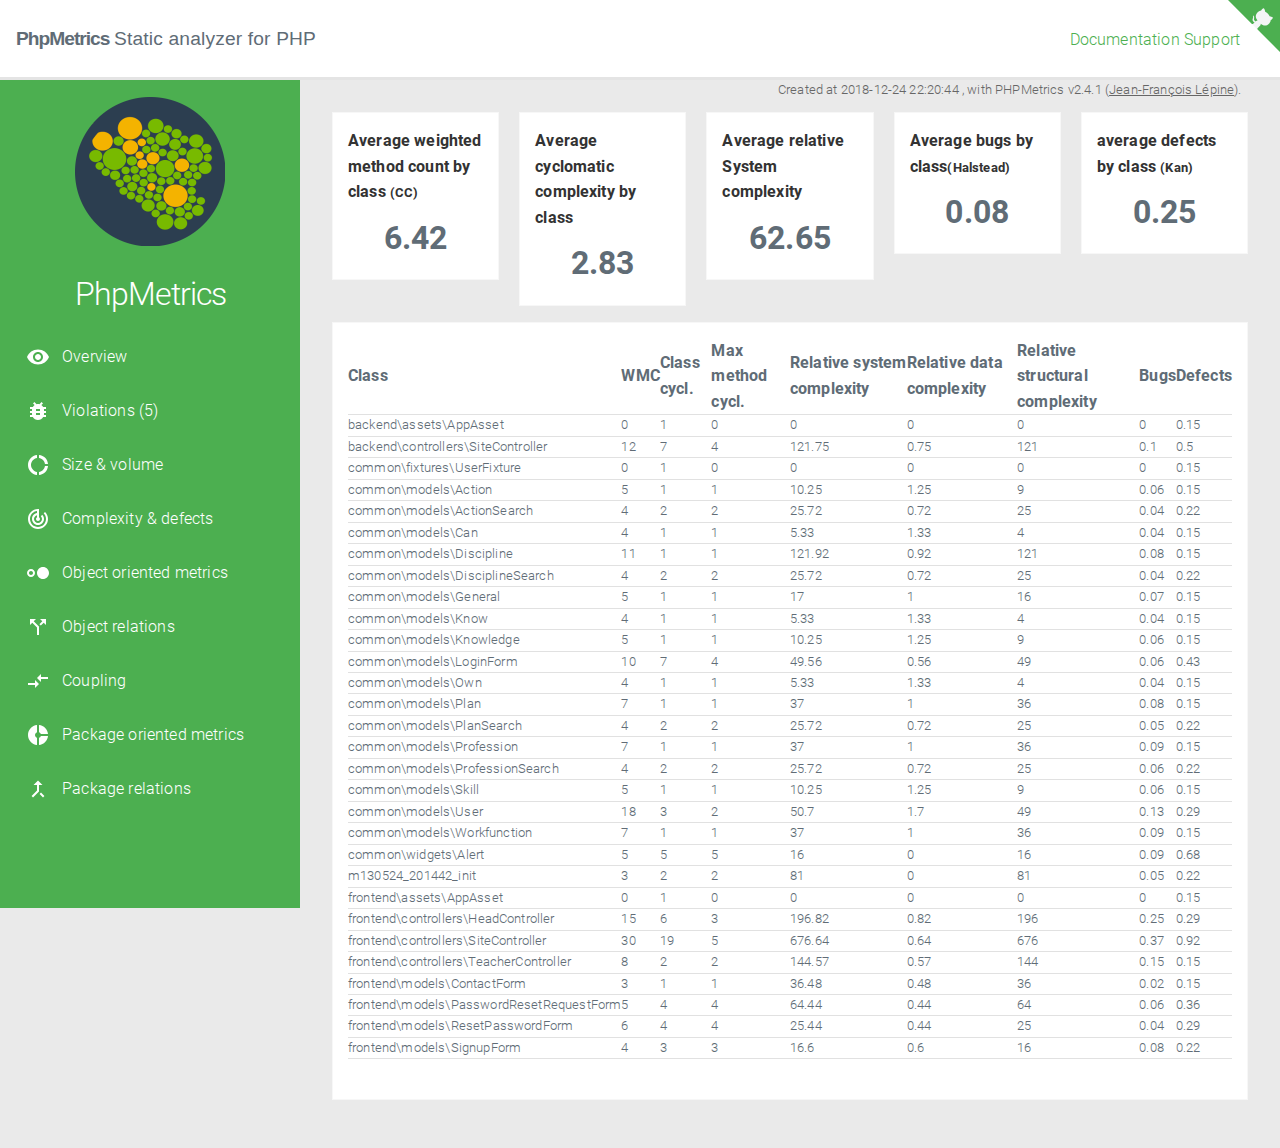
<file: dip/complexity.html>
<!DOCTYPE html>
<html lang="en">
<head>
    <meta charset="UTF-8">
    <title>PhpMetrics report</title>
    <meta name="viewport" content="width=device-width, initial-scale=1">
    <link rel="stylesheet" href="css/milligram.min.css">
    <link rel="stylesheet" href="css/style.css">
    <link rel="stylesheet" href="css/roboto.css">
    <link rel="stylesheet" href="css/normalize.css">
    <link rel="stylesheet" href="css/material-icons.css">
</head>
<body>


<header class="headerbar">
    <div class="headerbarInner">
        <div class="float-left navigation-title">
            <a href="http://www.phpmetrics.org/">
                <h1 class="title">PhpMetrics</h1>
                <span class="subtitle">
                Static analyzer for PHP
            </span>
            </a>
        </div>
        <ul class="navigation-list float-right">
            <li class="navigation-item">
                <a class="navigation-link" href="http://www.phpmetrics.org/documentation/index.html">Documentation</a>
                <a class="navigation-link" href="https://www.github.com/phpmetrics/phpmetrics">Support</a>
            </li>
        </ul>
    </div>
</header>

<a class="hidden-xs github" href="https://github.com/phpmetrics/phpmetrics"
   title="PhpMetrics on Github" target="blank">
    <svg width="80" height="80" viewBox="0 0 250 250" class="github">
        <path d="M0,0 L115,115 L130,115 L142,142 L250,250 L250,0 Z"></path>
        <path
            d="M128.3,109.0 C113.8,99.7 119.0,89.6 119.0,89.6 C122.0,82.7 120.5,78.6 120.5,78.6 C119.2,72.0 123.4,76.3 123.4,76.3 C127.3,80.9 125.5,87.3 125.5,87.3 C122.9,97.6 130.6,101.9 134.4,103.2"
            fill="currentColor" style="transform-origin: 130px 106px;" class="octo-arm"></path>
        <path
            d="M115.0,115.0 C114.9,115.1 118.7,116.5 119.8,115.4 L133.7,101.6 C136.9,99.2 139.9,98.4 142.2,98.6 C133.8,88.0 127.5,74.4 143.8,58.0 C148.5,53.4 154.0,51.2 159.7,51.0 C160.3,49.4 163.2,43.6 171.4,40.1 C171.4,40.1 176.1,42.5 178.8,56.2 C183.1,58.6 187.2,61.8 190.9,65.4 C194.5,69.0 197.7,73.2 200.1,77.6 C213.8,80.2 216.3,84.9 216.3,84.9 C212.7,93.1 206.9,96.0 205.4,96.6 C205.1,102.4 203.0,107.8 198.3,112.5 C181.9,128.9 168.3,122.5 157.7,114.1 C157.9,116.9 156.7,120.9 152.7,124.9 L141.0,136.5 C139.8,137.7 141.6,141.9 141.8,141.8 Z"
            fill="currentColor" class="octo-body"></path>
    </svg>
</a>


<div class="page">
    <div class="content">
        <div class="report-details">
            Created at 2018-12-24 22:20:44        , with PHPMetrics v2.4.1 (<a href="https://twitter.com/Halleck45">Jean-François Lépine</a>).
        </div>

    <div class="row">
        <div class="column">
            <div class="bloc bloc-number">
                <div class="label">Average weighted method count by class <small>(CC)</small></div>
                <div class="number">
                    6.42                </div>
                            </div>
        </div>
        <div class="column">
            <div class="bloc bloc-number">
                <div class="label">Average cyclomatic complexity by class</div>
                <div class="number">
                    2.83                </div>
                            </div>
        </div>
        <div class="column">
            <div class="bloc bloc-number">
                <div class="label">Average relative System complexity</div>
                <div class="number">
                    62.65                </div>
                            </div>
        </div>
        <div class="column">
            <div class="bloc bloc-number">
                <div class="label">Average bugs by class<small>(Halstead)</small></div>
                <div class="number">
                    0.08                </div>
                            </div>
        </div>
        <div class="column">
            <div class="bloc bloc-number">
                <div class="label">average defects by class <small>(Kan)</small></div>
                <div class="number">
                    0.25                </div>
                            </div>
        </div>
    </div>

    <div class="row">
        <div class="column">
            <div class="bloc">
                <table class="js-sort-table" id="table-length">
                    <thead>
                    <tr>
                        <th>Class</th>
                        <th class="js-sort-number">WMC</th>
                        <th class="js-sort-number">Class cycl.</th>
                        <th class="js-sort-number">Max method cycl.</th>
                        <th class="js-sort-number">Relative system complexity</th>
                        <th class="js-sort-number">Relative data complexity</th>
                        <th class="js-sort-number">Relative structural complexity</th>
                        <th class="js-sort-number">Bugs</th>
                        <th class="js-sort-number">Defects</th>
                    </tr>
                    </thead>
                                            <tr>
                            <td>backend\assets\AppAsset</td>
                            <td>0</td>
                            <td>1</td>
                            <td>0</td>
                                                        <td>0</td>
                            <td>0</td>
                            <td>0</td>
                            <td>0</td>
                            <td>0.15</td>
                        </tr>
                                            <tr>
                            <td>backend\controllers\SiteController</td>
                            <td>12</td>
                            <td>7</td>
                            <td>4</td>
                                                        <td>121.75</td>
                            <td>0.75</td>
                            <td>121</td>
                            <td>0.1</td>
                            <td>0.5</td>
                        </tr>
                                            <tr>
                            <td>common\fixtures\UserFixture</td>
                            <td>0</td>
                            <td>1</td>
                            <td>0</td>
                                                        <td>0</td>
                            <td>0</td>
                            <td>0</td>
                            <td>0</td>
                            <td>0.15</td>
                        </tr>
                                            <tr>
                            <td>common\models\Action</td>
                            <td>5</td>
                            <td>1</td>
                            <td>1</td>
                                                        <td>10.25</td>
                            <td>1.25</td>
                            <td>9</td>
                            <td>0.06</td>
                            <td>0.15</td>
                        </tr>
                                            <tr>
                            <td>common\models\ActionSearch</td>
                            <td>4</td>
                            <td>2</td>
                            <td>2</td>
                                                        <td>25.72</td>
                            <td>0.72</td>
                            <td>25</td>
                            <td>0.04</td>
                            <td>0.22</td>
                        </tr>
                                            <tr>
                            <td>common\models\Can</td>
                            <td>4</td>
                            <td>1</td>
                            <td>1</td>
                                                        <td>5.33</td>
                            <td>1.33</td>
                            <td>4</td>
                            <td>0.04</td>
                            <td>0.15</td>
                        </tr>
                                            <tr>
                            <td>common\models\Discipline</td>
                            <td>11</td>
                            <td>1</td>
                            <td>1</td>
                                                        <td>121.92</td>
                            <td>0.92</td>
                            <td>121</td>
                            <td>0.08</td>
                            <td>0.15</td>
                        </tr>
                                            <tr>
                            <td>common\models\DisciplineSearch</td>
                            <td>4</td>
                            <td>2</td>
                            <td>2</td>
                                                        <td>25.72</td>
                            <td>0.72</td>
                            <td>25</td>
                            <td>0.04</td>
                            <td>0.22</td>
                        </tr>
                                            <tr>
                            <td>common\models\General</td>
                            <td>5</td>
                            <td>1</td>
                            <td>1</td>
                                                        <td>17</td>
                            <td>1</td>
                            <td>16</td>
                            <td>0.07</td>
                            <td>0.15</td>
                        </tr>
                                            <tr>
                            <td>common\models\Know</td>
                            <td>4</td>
                            <td>1</td>
                            <td>1</td>
                                                        <td>5.33</td>
                            <td>1.33</td>
                            <td>4</td>
                            <td>0.04</td>
                            <td>0.15</td>
                        </tr>
                                            <tr>
                            <td>common\models\Knowledge</td>
                            <td>5</td>
                            <td>1</td>
                            <td>1</td>
                                                        <td>10.25</td>
                            <td>1.25</td>
                            <td>9</td>
                            <td>0.06</td>
                            <td>0.15</td>
                        </tr>
                                            <tr>
                            <td>common\models\LoginForm</td>
                            <td>10</td>
                            <td>7</td>
                            <td>4</td>
                                                        <td>49.56</td>
                            <td>0.56</td>
                            <td>49</td>
                            <td>0.06</td>
                            <td>0.43</td>
                        </tr>
                                            <tr>
                            <td>common\models\Own</td>
                            <td>4</td>
                            <td>1</td>
                            <td>1</td>
                                                        <td>5.33</td>
                            <td>1.33</td>
                            <td>4</td>
                            <td>0.04</td>
                            <td>0.15</td>
                        </tr>
                                            <tr>
                            <td>common\models\Plan</td>
                            <td>7</td>
                            <td>1</td>
                            <td>1</td>
                                                        <td>37</td>
                            <td>1</td>
                            <td>36</td>
                            <td>0.08</td>
                            <td>0.15</td>
                        </tr>
                                            <tr>
                            <td>common\models\PlanSearch</td>
                            <td>4</td>
                            <td>2</td>
                            <td>2</td>
                                                        <td>25.72</td>
                            <td>0.72</td>
                            <td>25</td>
                            <td>0.05</td>
                            <td>0.22</td>
                        </tr>
                                            <tr>
                            <td>common\models\Profession</td>
                            <td>7</td>
                            <td>1</td>
                            <td>1</td>
                                                        <td>37</td>
                            <td>1</td>
                            <td>36</td>
                            <td>0.09</td>
                            <td>0.15</td>
                        </tr>
                                            <tr>
                            <td>common\models\ProfessionSearch</td>
                            <td>4</td>
                            <td>2</td>
                            <td>2</td>
                                                        <td>25.72</td>
                            <td>0.72</td>
                            <td>25</td>
                            <td>0.06</td>
                            <td>0.22</td>
                        </tr>
                                            <tr>
                            <td>common\models\Skill</td>
                            <td>5</td>
                            <td>1</td>
                            <td>1</td>
                                                        <td>10.25</td>
                            <td>1.25</td>
                            <td>9</td>
                            <td>0.06</td>
                            <td>0.15</td>
                        </tr>
                                            <tr>
                            <td>common\models\User</td>
                            <td>18</td>
                            <td>3</td>
                            <td>2</td>
                                                        <td>50.7</td>
                            <td>1.7</td>
                            <td>49</td>
                            <td>0.13</td>
                            <td>0.29</td>
                        </tr>
                                            <tr>
                            <td>common\models\Workfunction</td>
                            <td>7</td>
                            <td>1</td>
                            <td>1</td>
                                                        <td>37</td>
                            <td>1</td>
                            <td>36</td>
                            <td>0.09</td>
                            <td>0.15</td>
                        </tr>
                                            <tr>
                            <td>common\widgets\Alert</td>
                            <td>5</td>
                            <td>5</td>
                            <td>5</td>
                                                        <td>16</td>
                            <td>0</td>
                            <td>16</td>
                            <td>0.09</td>
                            <td>0.68</td>
                        </tr>
                                            <tr>
                            <td>m130524_201442_init</td>
                            <td>3</td>
                            <td>2</td>
                            <td>2</td>
                                                        <td>81</td>
                            <td>0</td>
                            <td>81</td>
                            <td>0.05</td>
                            <td>0.22</td>
                        </tr>
                                            <tr>
                            <td>frontend\assets\AppAsset</td>
                            <td>0</td>
                            <td>1</td>
                            <td>0</td>
                                                        <td>0</td>
                            <td>0</td>
                            <td>0</td>
                            <td>0</td>
                            <td>0.15</td>
                        </tr>
                                            <tr>
                            <td>frontend\controllers\HeadController</td>
                            <td>15</td>
                            <td>6</td>
                            <td>3</td>
                                                        <td>196.82</td>
                            <td>0.82</td>
                            <td>196</td>
                            <td>0.25</td>
                            <td>0.29</td>
                        </tr>
                                            <tr>
                            <td>frontend\controllers\SiteController</td>
                            <td>30</td>
                            <td>19</td>
                            <td>5</td>
                                                        <td>676.64</td>
                            <td>0.64</td>
                            <td>676</td>
                            <td>0.37</td>
                            <td>0.92</td>
                        </tr>
                                            <tr>
                            <td>frontend\controllers\TeacherController</td>
                            <td>8</td>
                            <td>2</td>
                            <td>2</td>
                                                        <td>144.57</td>
                            <td>0.57</td>
                            <td>144</td>
                            <td>0.15</td>
                            <td>0.15</td>
                        </tr>
                                            <tr>
                            <td>frontend\models\ContactForm</td>
                            <td>3</td>
                            <td>1</td>
                            <td>1</td>
                                                        <td>36.48</td>
                            <td>0.48</td>
                            <td>36</td>
                            <td>0.02</td>
                            <td>0.15</td>
                        </tr>
                                            <tr>
                            <td>frontend\models\PasswordResetRequestForm</td>
                            <td>5</td>
                            <td>4</td>
                            <td>4</td>
                                                        <td>64.44</td>
                            <td>0.44</td>
                            <td>64</td>
                            <td>0.06</td>
                            <td>0.36</td>
                        </tr>
                                            <tr>
                            <td>frontend\models\ResetPasswordForm</td>
                            <td>6</td>
                            <td>4</td>
                            <td>4</td>
                                                        <td>25.44</td>
                            <td>0.44</td>
                            <td>25</td>
                            <td>0.04</td>
                            <td>0.29</td>
                        </tr>
                                            <tr>
                            <td>frontend\models\SignupForm</td>
                            <td>4</td>
                            <td>3</td>
                            <td>3</td>
                                                        <td>16.6</td>
                            <td>0.6</td>
                            <td>16</td>
                            <td>0.08</td>
                            <td>0.22</td>
                        </tr>
                                    </table>
            </div>
        </div>
    </div>


</div>

<!-- Sidebar -->
<div id="sidebar">
    <div class="content">
        <div class="logo">
            <a href="http://www.phpmetrics.org"><img src="images/phpmetrics-maintenability.png"
                                                 alt="Logo PhpMetrics"/></a>
            <h1>PhpMetrics</h1>
        </div>
        <div class="links">
            <ul>
                <li>
                    <a href="index.html">
                        <svg fill="#FFFFFF" height="24" viewBox="0 0 24 24" width="24"
                             xmlns="http://www.w3.org/2000/svg">
                            <path d="M0 0h24v24H0z" fill="none"/>
                            <path
                                d="M12 4.5C7 4.5 2.73 7.61 1 12c1.73 4.39 6 7.5 11 7.5s9.27-3.11 11-7.5c-1.73-4.39-6-7.5-11-7.5zM12 17c-2.76 0-5-2.24-5-5s2.24-5 5-5 5 2.24 5 5-2.24 5-5 5zm0-8c-1.66 0-3 1.34-3 3s1.34 3 3 3 3-1.34 3-3-1.34-3-3-3z"/>
                        </svg>
                        Overview
                    </a>
                </li>
                <li>
                    <a href="violations.html">
                        <svg fill="#FFFFFF" height="24" viewBox="0 0 24 24" width="24" xmlns="http://www.w3.org/2000/svg">
                            <path d="M0 0h24v24H0z" fill="none"/>
                            <path d="M20 8h-2.81c-.45-.78-1.07-1.45-1.82-1.96L17 4.41 15.59 3l-2.17 2.17C12.96 5.06 12.49 5 12 5c-.49 0-.96.06-1.41.17L8.41 3 7 4.41l1.62 1.63C7.88 6.55 7.26 7.22 6.81 8H4v2h2.09c-.05.33-.09.66-.09 1v1H4v2h2v1c0 .34.04.67.09 1H4v2h2.81c1.04 1.79 2.97 3 5.19 3s4.15-1.21 5.19-3H20v-2h-2.09c.05-.33.09-.66.09-1v-1h2v-2h-2v-1c0-.34-.04-.67-.09-1H20V8zm-6 8h-4v-2h4v2zm0-4h-4v-2h4v2z"/>
                        </svg>
                        Violations (5)
                    </a>
                </li>
                                <li>
                    <a href="loc.html">
                        <svg fill="#FFFFFF" height="24" viewBox="0 0 24 24" width="24"
                             xmlns="http://www.w3.org/2000/svg" xmlns:xlink="http://www.w3.org/1999/xlink">
                            <defs>
                                <path d="M0 0h24v24H0z" id="a"/>
                            </defs>
                            <clipPath id="b">
                                <use overflow="visible" xlink:href="#a"/>
                            </clipPath>
                            <path clip-path="url(#b)"
                                  d="M11 5.08V2c-5 .5-9 4.81-9 10s4 9.5 9 10v-3.08c-3-.48-6-3.4-6-6.92s3-6.44 6-6.92zM18.97 11H22c-.47-5-4-8.53-9-9v3.08C16 5.51 18.54 8 18.97 11zM13 18.92V22c5-.47 8.53-4 9-9h-3.03c-.43 3-2.97 5.49-5.97 5.92z"/>
                        </svg>
                        Size &amp; volume
                    </a>
                </li>
                <li>
                    <a href="complexity.html">
                        <svg fill="#FFFFFF" height="24" viewBox="0 0 24 24" width="24"
                             xmlns="http://www.w3.org/2000/svg">
                            <path d="M0 0h24v24H0V0z" fill="none"/>
                            <path
                                d="M19.07 4.93l-1.41 1.41C19.1 7.79 20 9.79 20 12c0 4.42-3.58 8-8 8s-8-3.58-8-8c0-4.08 3.05-7.44 7-7.93v2.02C8.16 6.57 6 9.03 6 12c0 3.31 2.69 6 6 6s6-2.69 6-6c0-1.66-.67-3.16-1.76-4.24l-1.41 1.41C15.55 9.9 16 10.9 16 12c0 2.21-1.79 4-4 4s-4-1.79-4-4c0-1.86 1.28-3.41 3-3.86v2.14c-.6.35-1 .98-1 1.72 0 1.1.9 2 2 2s2-.9 2-2c0-.74-.4-1.38-1-1.72V2h-1C6.48 2 2 6.48 2 12s4.48 10 10 10 10-4.48 10-10c0-2.76-1.12-5.26-2.93-7.07z"/>
                        </svg>
                        Complexity &amp; defects
                    </a>
                </li>
                <li>
                    <a href="oop.html">
                        <svg fill="#FFFFFF" height="24" viewBox="0 0 24 24" width="24"
                             xmlns="http://www.w3.org/2000/svg">
                            <path d="M0 0h24v24H0z" fill="none"/>
                            <path
                                d="M17 6c-3.31 0-6 2.69-6 6s2.69 6 6 6 6-2.69 6-6-2.69-6-6-6zM5 8c-2.21 0-4 1.79-4 4s1.79 4 4 4 4-1.79 4-4-1.79-4-4-4zm0 6c-1.1 0-2-.9-2-2s.9-2 2-2 2 .9 2 2-.9 2-2 2z"/>
                        </svg>
                        Object oriented metrics
                    </a>
                </li>
                <li>
                    <a href="relations.html">
                        <svg fill="#FFFFFF" height="24" viewBox="0 0 24 24" width="24"
                             xmlns="http://www.w3.org/2000/svg">
                            <path d="M0 0h24v24H0z" fill="none"/>
                            <path
                                d="M14 4l2.29 2.29-2.88 2.88 1.42 1.42 2.88-2.88L20 10V4zm-4 0H4v6l2.29-2.29 4.71 4.7V20h2v-8.41l-5.29-5.3z"/>
                        </svg>
                        Object relations
                    </a>
                </li>
                <li>
                    <a href="coupling.html">
                        <svg fill="#FFFFFF" height="24" viewBox="0 0 24 24" width="24"
                             xmlns="http://www.w3.org/2000/svg" xmlns:xlink="http://www.w3.org/1999/xlink">
                            <defs>
                                <path d="M0 0h24v24H0V0z" id="a"/>
                            </defs>
                            <clipPath id="b">
                                <use overflow="visible" xlink:href="#a"/>
                            </clipPath>
                            <path clip-path="url(#b)"
                                  d="M9.01 14H2v2h7.01v3L13 15l-3.99-4v3zm5.98-1v-3H22V8h-7.01V5L11 9l3.99 4z"/>
                        </svg>
                        Coupling
                    </a>
                </li>
                <li>
                    <a href="packages.html">
                        <svg fill="#FFFFFF" height="24" viewBox="0 0 24 24" width="24"
                             xmlns="http://www.w3.org/2000/svg" xmlns:xlink="http://www.w3.org/1999/xlink">
                            <path d="M11 9.16V2c-5 .5-9 4.79-9 10s4 9.5 9 10v-7.16c-1-.41-2-1.52-2-2.84s1-2.43 2-2.84zM14.86 11H22c-.48-4.75-4-8.53-9-9v7.16c1 .3 1.52.98 1.86 1.84zM13 14.84V22c5-.47 8.52-4.25 9-9h-7.14c-.34.86-.86 1.54-1.86 1.84z"/>
                        </svg>
                        Package oriented metrics
                    </a>
                </li>
                <li>
                    <a href="package_relations.html">
                        <svg fill="#FFFFFF" height="24" viewBox="0 0 24 24" width="24"
                             xmlns="http://www.w3.org/2000/svg">
                            <path d="M17 20.41L18.41 19 15 15.59 13.59 17 17 20.41zM7.5 8H11v5.59L5.59 19 7 20.41l6-6V8h3.5L12 3.5 7.5 8z"/>
                        </svg>
                        Package relations
                    </a>
                </li>
                                <!--<li>
                    <a href="all.html">
                        <svg fill="#FFFFFF" height="24" viewBox="0 0 24 24" width="24"
                             xmlns="http://www.w3.org/2000/svg">
                            <path d="M3 3v18h18V3H3zm8 16H5v-6h6v6zm0-8H5V5h6v6zm8 8h-6v-6h6v6zm0-8h-6V5h6v6z"/>
                            <path d="M0 0h24v24H0z" fill="none"/>
                        </svg>
                        All metrics
                    </a>
                </li>-->
                <!--                <li>-->
                <!--                    <a href="#">-->
                <!--                        <svg fill="#FFFFFF" height="24" viewBox="0 0 24 24" width="24"-->
                <!--                             xmlns="http://www.w3.org/2000/svg">-->
                <!--                            <path-->
                <!--                                d="M12 1L3 5v6c0 5.55 3.84 10.74 9 12 5.16-1.26 9-6.45 9-12V5l-9-4zm0 10.99h7c-.53 4.12-3.28 7.79-7 8.94V12H5V6.3l7-3.11v8.8z"/>-->
                <!--                            <path d="M0 0h24v24H0z" fill="none"/>-->
                <!--                        </svg>-->
                <!--                        Third party-->
                <!--                    </a>-->
                <!--                </li>-->
                <!--<li class="sep">
                    <a href="panel.html">
                        <svg fill="#FFFFFF" height="24" viewBox="0 0 24 24" width="24" xmlns="http://www.w3.org/2000/svg">
                            <path d="M0 0h24v24H0z" fill="none"/>
                            <path d="M21 3H3c-1.1 0-2 .9-2 2v12c0 1.1.9 2 2 2h5v2h8v-2h5c1.1 0 1.99-.9 1.99-2L23 5c0-1.1-.9-2-2-2zm0 14H3V5h18v12z"/>
                        </svg>
                        TV Panel
                    </a>
                </li>-->
            </ul>
        </div>
    </div>
</div>
</div>

<script type="text/javascript" src="js/functions.js"></script>
<script type="text/javascript" src="js/d3.v3.js"></script>
<script type="text/javascript" src="js/d3.hexbin.v0.js"></script>
<script type="text/javascript" src="js/sort-table.min.js"></script>
<script type="text/javascript" src="js/graph-maintainability.js"></script>
<script type="text/javascript" src="js/graph-licenses.js"></script>

<script src="js/clusterize.min.js"></script>
<link rel="stylesheet" href="css/clusterize.css">

<script type="text/javascript" src="js/classes.js"></script>

<script type="text/javascript">
    var accessibilityEnabled = false;
</script>

</body>
</html>
</file>
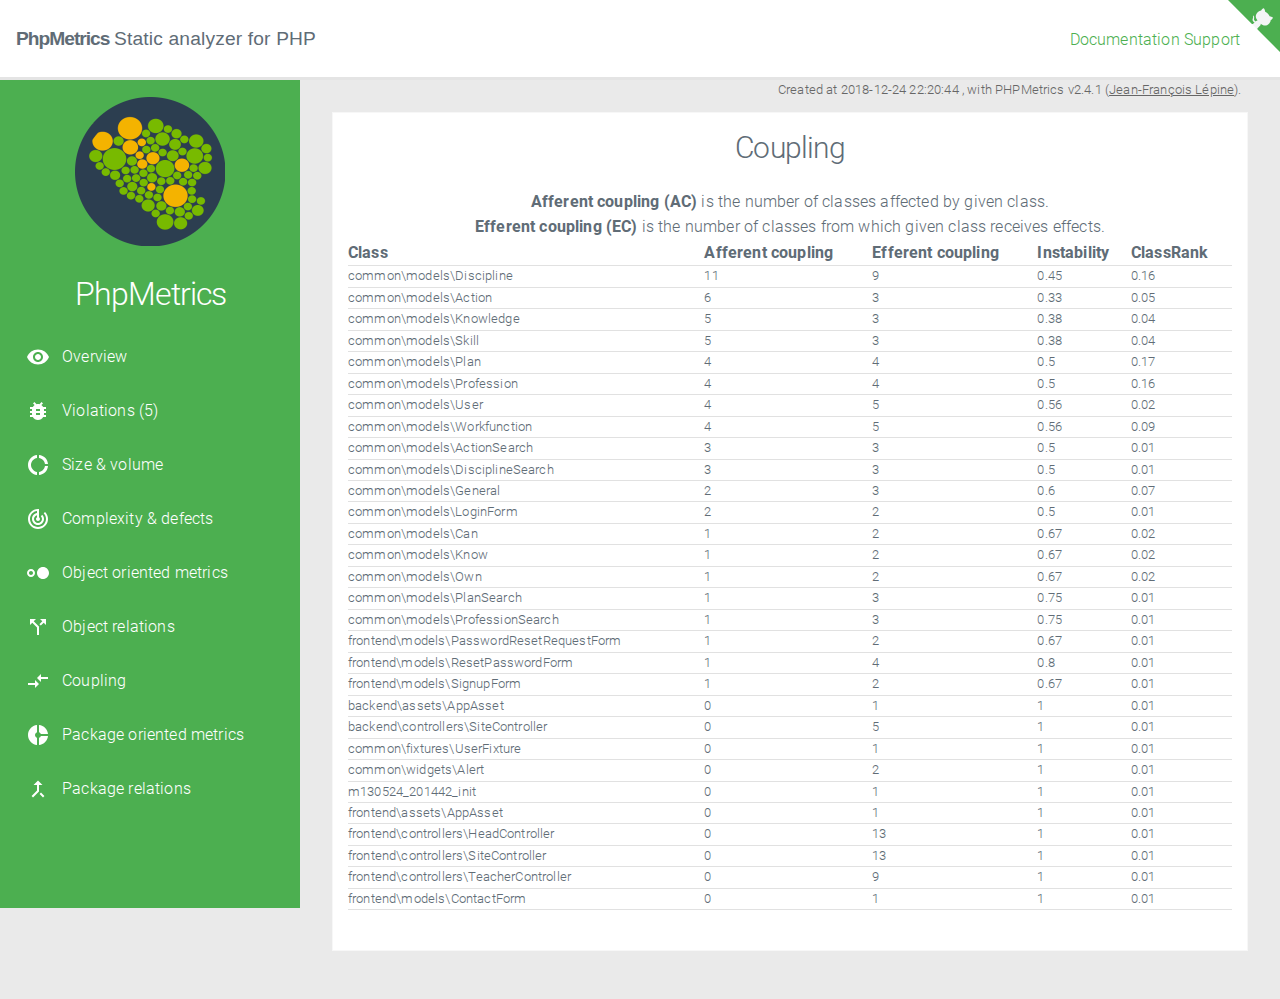
<file: dip/coupling.html>
<!DOCTYPE html>
<html lang="en">
<head>
    <meta charset="UTF-8">
    <title>PhpMetrics report</title>
    <meta name="viewport" content="width=device-width, initial-scale=1">
    <link rel="stylesheet" href="css/milligram.min.css">
    <link rel="stylesheet" href="css/style.css">
    <link rel="stylesheet" href="css/roboto.css">
    <link rel="stylesheet" href="css/normalize.css">
    <link rel="stylesheet" href="css/material-icons.css">
</head>
<body>


<header class="headerbar">
    <div class="headerbarInner">
        <div class="float-left navigation-title">
            <a href="http://www.phpmetrics.org/">
                <h1 class="title">PhpMetrics</h1>
                <span class="subtitle">
                Static analyzer for PHP
            </span>
            </a>
        </div>
        <ul class="navigation-list float-right">
            <li class="navigation-item">
                <a class="navigation-link" href="http://www.phpmetrics.org/documentation/index.html">Documentation</a>
                <a class="navigation-link" href="https://www.github.com/phpmetrics/phpmetrics">Support</a>
            </li>
        </ul>
    </div>
</header>

<a class="hidden-xs github" href="https://github.com/phpmetrics/phpmetrics"
   title="PhpMetrics on Github" target="blank">
    <svg width="80" height="80" viewBox="0 0 250 250" class="github">
        <path d="M0,0 L115,115 L130,115 L142,142 L250,250 L250,0 Z"></path>
        <path
            d="M128.3,109.0 C113.8,99.7 119.0,89.6 119.0,89.6 C122.0,82.7 120.5,78.6 120.5,78.6 C119.2,72.0 123.4,76.3 123.4,76.3 C127.3,80.9 125.5,87.3 125.5,87.3 C122.9,97.6 130.6,101.9 134.4,103.2"
            fill="currentColor" style="transform-origin: 130px 106px;" class="octo-arm"></path>
        <path
            d="M115.0,115.0 C114.9,115.1 118.7,116.5 119.8,115.4 L133.7,101.6 C136.9,99.2 139.9,98.4 142.2,98.6 C133.8,88.0 127.5,74.4 143.8,58.0 C148.5,53.4 154.0,51.2 159.7,51.0 C160.3,49.4 163.2,43.6 171.4,40.1 C171.4,40.1 176.1,42.5 178.8,56.2 C183.1,58.6 187.2,61.8 190.9,65.4 C194.5,69.0 197.7,73.2 200.1,77.6 C213.8,80.2 216.3,84.9 216.3,84.9 C212.7,93.1 206.9,96.0 205.4,96.6 C205.1,102.4 203.0,107.8 198.3,112.5 C181.9,128.9 168.3,122.5 157.7,114.1 C157.9,116.9 156.7,120.9 152.7,124.9 L141.0,136.5 C139.8,137.7 141.6,141.9 141.8,141.8 Z"
            fill="currentColor" class="octo-body"></path>
    </svg>
</a>


<div class="page">
    <div class="content">
        <div class="report-details">
            Created at 2018-12-24 22:20:44        , with PHPMetrics v2.4.1 (<a href="https://twitter.com/Halleck45">Jean-François Lépine</a>).
        </div>

<div class="row">
    <div class="column">
        <div class="bloc">
            <h4>Coupling</h4>

            <div class="help">
                <strong>Afferent coupling (AC)</strong> is the number of classes affected by given class.
                <br/><strong>Efferent coupling (EC)</strong> is the number of classes from which given class receives
                effects.
            </div>

            <table id="table-relations" class="js-sort-table">
                <thead>
                <tr>
                    <th>Class</th>
                    <th class="js-sort-number">Afferent coupling</th>
                    <th class="js-sort-number">Efferent coupling</th>
                    <th class="js-sort-number">Instability</th>
                    <th class="js-sort-number">ClassRank</th>
                </thead>
                <tbody>
                                    <tr>
                        <td>backend\assets\AppAsset</td>
                        <td>0</td>
                        <td>1</td>
                        <td>1</td>
                        <td>0.01</td>
                    </tr>
                                    <tr>
                        <td>backend\controllers\SiteController</td>
                        <td>0</td>
                        <td>5</td>
                        <td>1</td>
                        <td>0.01</td>
                    </tr>
                                    <tr>
                        <td>common\fixtures\UserFixture</td>
                        <td>0</td>
                        <td>1</td>
                        <td>1</td>
                        <td>0.01</td>
                    </tr>
                                    <tr>
                        <td>common\models\Action</td>
                        <td>6</td>
                        <td>3</td>
                        <td>0.33</td>
                        <td>0.05</td>
                    </tr>
                                    <tr>
                        <td>common\models\ActionSearch</td>
                        <td>3</td>
                        <td>3</td>
                        <td>0.5</td>
                        <td>0.01</td>
                    </tr>
                                    <tr>
                        <td>common\models\Can</td>
                        <td>1</td>
                        <td>2</td>
                        <td>0.67</td>
                        <td>0.02</td>
                    </tr>
                                    <tr>
                        <td>common\models\Discipline</td>
                        <td>11</td>
                        <td>9</td>
                        <td>0.45</td>
                        <td>0.16</td>
                    </tr>
                                    <tr>
                        <td>common\models\DisciplineSearch</td>
                        <td>3</td>
                        <td>3</td>
                        <td>0.5</td>
                        <td>0.01</td>
                    </tr>
                                    <tr>
                        <td>common\models\General</td>
                        <td>2</td>
                        <td>3</td>
                        <td>0.6</td>
                        <td>0.07</td>
                    </tr>
                                    <tr>
                        <td>common\models\Know</td>
                        <td>1</td>
                        <td>2</td>
                        <td>0.67</td>
                        <td>0.02</td>
                    </tr>
                                    <tr>
                        <td>common\models\Knowledge</td>
                        <td>5</td>
                        <td>3</td>
                        <td>0.38</td>
                        <td>0.04</td>
                    </tr>
                                    <tr>
                        <td>common\models\LoginForm</td>
                        <td>2</td>
                        <td>2</td>
                        <td>0.5</td>
                        <td>0.01</td>
                    </tr>
                                    <tr>
                        <td>common\models\Own</td>
                        <td>1</td>
                        <td>2</td>
                        <td>0.67</td>
                        <td>0.02</td>
                    </tr>
                                    <tr>
                        <td>common\models\Plan</td>
                        <td>4</td>
                        <td>4</td>
                        <td>0.5</td>
                        <td>0.17</td>
                    </tr>
                                    <tr>
                        <td>common\models\PlanSearch</td>
                        <td>1</td>
                        <td>3</td>
                        <td>0.75</td>
                        <td>0.01</td>
                    </tr>
                                    <tr>
                        <td>common\models\Profession</td>
                        <td>4</td>
                        <td>4</td>
                        <td>0.5</td>
                        <td>0.16</td>
                    </tr>
                                    <tr>
                        <td>common\models\ProfessionSearch</td>
                        <td>1</td>
                        <td>3</td>
                        <td>0.75</td>
                        <td>0.01</td>
                    </tr>
                                    <tr>
                        <td>common\models\Skill</td>
                        <td>5</td>
                        <td>3</td>
                        <td>0.38</td>
                        <td>0.04</td>
                    </tr>
                                    <tr>
                        <td>common\models\User</td>
                        <td>4</td>
                        <td>5</td>
                        <td>0.56</td>
                        <td>0.02</td>
                    </tr>
                                    <tr>
                        <td>common\models\Workfunction</td>
                        <td>4</td>
                        <td>5</td>
                        <td>0.56</td>
                        <td>0.09</td>
                    </tr>
                                    <tr>
                        <td>common\widgets\Alert</td>
                        <td>0</td>
                        <td>2</td>
                        <td>1</td>
                        <td>0.01</td>
                    </tr>
                                    <tr>
                        <td>m130524_201442_init</td>
                        <td>0</td>
                        <td>1</td>
                        <td>1</td>
                        <td>0.01</td>
                    </tr>
                                    <tr>
                        <td>frontend\assets\AppAsset</td>
                        <td>0</td>
                        <td>1</td>
                        <td>1</td>
                        <td>0.01</td>
                    </tr>
                                    <tr>
                        <td>frontend\controllers\HeadController</td>
                        <td>0</td>
                        <td>13</td>
                        <td>1</td>
                        <td>0.01</td>
                    </tr>
                                    <tr>
                        <td>frontend\controllers\SiteController</td>
                        <td>0</td>
                        <td>13</td>
                        <td>1</td>
                        <td>0.01</td>
                    </tr>
                                    <tr>
                        <td>frontend\controllers\TeacherController</td>
                        <td>0</td>
                        <td>9</td>
                        <td>1</td>
                        <td>0.01</td>
                    </tr>
                                    <tr>
                        <td>frontend\models\ContactForm</td>
                        <td>0</td>
                        <td>1</td>
                        <td>1</td>
                        <td>0.01</td>
                    </tr>
                                    <tr>
                        <td>frontend\models\PasswordResetRequestForm</td>
                        <td>1</td>
                        <td>2</td>
                        <td>0.67</td>
                        <td>0.01</td>
                    </tr>
                                    <tr>
                        <td>frontend\models\ResetPasswordForm</td>
                        <td>1</td>
                        <td>4</td>
                        <td>0.8</td>
                        <td>0.01</td>
                    </tr>
                                    <tr>
                        <td>frontend\models\SignupForm</td>
                        <td>1</td>
                        <td>2</td>
                        <td>0.67</td>
                        <td>0.01</td>
                    </tr>
                                </tbody>
            </table>

        </div>
    </div>

</div>

</div>

<!-- Sidebar -->
<div id="sidebar">
    <div class="content">
        <div class="logo">
            <a href="http://www.phpmetrics.org"><img src="images/phpmetrics-maintenability.png"
                                                 alt="Logo PhpMetrics"/></a>
            <h1>PhpMetrics</h1>
        </div>
        <div class="links">
            <ul>
                <li>
                    <a href="index.html">
                        <svg fill="#FFFFFF" height="24" viewBox="0 0 24 24" width="24"
                             xmlns="http://www.w3.org/2000/svg">
                            <path d="M0 0h24v24H0z" fill="none"/>
                            <path
                                d="M12 4.5C7 4.5 2.73 7.61 1 12c1.73 4.39 6 7.5 11 7.5s9.27-3.11 11-7.5c-1.73-4.39-6-7.5-11-7.5zM12 17c-2.76 0-5-2.24-5-5s2.24-5 5-5 5 2.24 5 5-2.24 5-5 5zm0-8c-1.66 0-3 1.34-3 3s1.34 3 3 3 3-1.34 3-3-1.34-3-3-3z"/>
                        </svg>
                        Overview
                    </a>
                </li>
                <li>
                    <a href="violations.html">
                        <svg fill="#FFFFFF" height="24" viewBox="0 0 24 24" width="24" xmlns="http://www.w3.org/2000/svg">
                            <path d="M0 0h24v24H0z" fill="none"/>
                            <path d="M20 8h-2.81c-.45-.78-1.07-1.45-1.82-1.96L17 4.41 15.59 3l-2.17 2.17C12.96 5.06 12.49 5 12 5c-.49 0-.96.06-1.41.17L8.41 3 7 4.41l1.62 1.63C7.88 6.55 7.26 7.22 6.81 8H4v2h2.09c-.05.33-.09.66-.09 1v1H4v2h2v1c0 .34.04.67.09 1H4v2h2.81c1.04 1.79 2.97 3 5.19 3s4.15-1.21 5.19-3H20v-2h-2.09c.05-.33.09-.66.09-1v-1h2v-2h-2v-1c0-.34-.04-.67-.09-1H20V8zm-6 8h-4v-2h4v2zm0-4h-4v-2h4v2z"/>
                        </svg>
                        Violations (5)
                    </a>
                </li>
                                <li>
                    <a href="loc.html">
                        <svg fill="#FFFFFF" height="24" viewBox="0 0 24 24" width="24"
                             xmlns="http://www.w3.org/2000/svg" xmlns:xlink="http://www.w3.org/1999/xlink">
                            <defs>
                                <path d="M0 0h24v24H0z" id="a"/>
                            </defs>
                            <clipPath id="b">
                                <use overflow="visible" xlink:href="#a"/>
                            </clipPath>
                            <path clip-path="url(#b)"
                                  d="M11 5.08V2c-5 .5-9 4.81-9 10s4 9.5 9 10v-3.08c-3-.48-6-3.4-6-6.92s3-6.44 6-6.92zM18.97 11H22c-.47-5-4-8.53-9-9v3.08C16 5.51 18.54 8 18.97 11zM13 18.92V22c5-.47 8.53-4 9-9h-3.03c-.43 3-2.97 5.49-5.97 5.92z"/>
                        </svg>
                        Size &amp; volume
                    </a>
                </li>
                <li>
                    <a href="complexity.html">
                        <svg fill="#FFFFFF" height="24" viewBox="0 0 24 24" width="24"
                             xmlns="http://www.w3.org/2000/svg">
                            <path d="M0 0h24v24H0V0z" fill="none"/>
                            <path
                                d="M19.07 4.93l-1.41 1.41C19.1 7.79 20 9.79 20 12c0 4.42-3.58 8-8 8s-8-3.58-8-8c0-4.08 3.05-7.44 7-7.93v2.02C8.16 6.57 6 9.03 6 12c0 3.31 2.69 6 6 6s6-2.69 6-6c0-1.66-.67-3.16-1.76-4.24l-1.41 1.41C15.55 9.9 16 10.9 16 12c0 2.21-1.79 4-4 4s-4-1.79-4-4c0-1.86 1.28-3.41 3-3.86v2.14c-.6.35-1 .98-1 1.72 0 1.1.9 2 2 2s2-.9 2-2c0-.74-.4-1.38-1-1.72V2h-1C6.48 2 2 6.48 2 12s4.48 10 10 10 10-4.48 10-10c0-2.76-1.12-5.26-2.93-7.07z"/>
                        </svg>
                        Complexity &amp; defects
                    </a>
                </li>
                <li>
                    <a href="oop.html">
                        <svg fill="#FFFFFF" height="24" viewBox="0 0 24 24" width="24"
                             xmlns="http://www.w3.org/2000/svg">
                            <path d="M0 0h24v24H0z" fill="none"/>
                            <path
                                d="M17 6c-3.31 0-6 2.69-6 6s2.69 6 6 6 6-2.69 6-6-2.69-6-6-6zM5 8c-2.21 0-4 1.79-4 4s1.79 4 4 4 4-1.79 4-4-1.79-4-4-4zm0 6c-1.1 0-2-.9-2-2s.9-2 2-2 2 .9 2 2-.9 2-2 2z"/>
                        </svg>
                        Object oriented metrics
                    </a>
                </li>
                <li>
                    <a href="relations.html">
                        <svg fill="#FFFFFF" height="24" viewBox="0 0 24 24" width="24"
                             xmlns="http://www.w3.org/2000/svg">
                            <path d="M0 0h24v24H0z" fill="none"/>
                            <path
                                d="M14 4l2.29 2.29-2.88 2.88 1.42 1.42 2.88-2.88L20 10V4zm-4 0H4v6l2.29-2.29 4.71 4.7V20h2v-8.41l-5.29-5.3z"/>
                        </svg>
                        Object relations
                    </a>
                </li>
                <li>
                    <a href="coupling.html">
                        <svg fill="#FFFFFF" height="24" viewBox="0 0 24 24" width="24"
                             xmlns="http://www.w3.org/2000/svg" xmlns:xlink="http://www.w3.org/1999/xlink">
                            <defs>
                                <path d="M0 0h24v24H0V0z" id="a"/>
                            </defs>
                            <clipPath id="b">
                                <use overflow="visible" xlink:href="#a"/>
                            </clipPath>
                            <path clip-path="url(#b)"
                                  d="M9.01 14H2v2h7.01v3L13 15l-3.99-4v3zm5.98-1v-3H22V8h-7.01V5L11 9l3.99 4z"/>
                        </svg>
                        Coupling
                    </a>
                </li>
                <li>
                    <a href="packages.html">
                        <svg fill="#FFFFFF" height="24" viewBox="0 0 24 24" width="24"
                             xmlns="http://www.w3.org/2000/svg" xmlns:xlink="http://www.w3.org/1999/xlink">
                            <path d="M11 9.16V2c-5 .5-9 4.79-9 10s4 9.5 9 10v-7.16c-1-.41-2-1.52-2-2.84s1-2.43 2-2.84zM14.86 11H22c-.48-4.75-4-8.53-9-9v7.16c1 .3 1.52.98 1.86 1.84zM13 14.84V22c5-.47 8.52-4.25 9-9h-7.14c-.34.86-.86 1.54-1.86 1.84z"/>
                        </svg>
                        Package oriented metrics
                    </a>
                </li>
                <li>
                    <a href="package_relations.html">
                        <svg fill="#FFFFFF" height="24" viewBox="0 0 24 24" width="24"
                             xmlns="http://www.w3.org/2000/svg">
                            <path d="M17 20.41L18.41 19 15 15.59 13.59 17 17 20.41zM7.5 8H11v5.59L5.59 19 7 20.41l6-6V8h3.5L12 3.5 7.5 8z"/>
                        </svg>
                        Package relations
                    </a>
                </li>
                                <!--<li>
                    <a href="all.html">
                        <svg fill="#FFFFFF" height="24" viewBox="0 0 24 24" width="24"
                             xmlns="http://www.w3.org/2000/svg">
                            <path d="M3 3v18h18V3H3zm8 16H5v-6h6v6zm0-8H5V5h6v6zm8 8h-6v-6h6v6zm0-8h-6V5h6v6z"/>
                            <path d="M0 0h24v24H0z" fill="none"/>
                        </svg>
                        All metrics
                    </a>
                </li>-->
                <!--                <li>-->
                <!--                    <a href="#">-->
                <!--                        <svg fill="#FFFFFF" height="24" viewBox="0 0 24 24" width="24"-->
                <!--                             xmlns="http://www.w3.org/2000/svg">-->
                <!--                            <path-->
                <!--                                d="M12 1L3 5v6c0 5.55 3.84 10.74 9 12 5.16-1.26 9-6.45 9-12V5l-9-4zm0 10.99h7c-.53 4.12-3.28 7.79-7 8.94V12H5V6.3l7-3.11v8.8z"/>-->
                <!--                            <path d="M0 0h24v24H0z" fill="none"/>-->
                <!--                        </svg>-->
                <!--                        Third party-->
                <!--                    </a>-->
                <!--                </li>-->
                <!--<li class="sep">
                    <a href="panel.html">
                        <svg fill="#FFFFFF" height="24" viewBox="0 0 24 24" width="24" xmlns="http://www.w3.org/2000/svg">
                            <path d="M0 0h24v24H0z" fill="none"/>
                            <path d="M21 3H3c-1.1 0-2 .9-2 2v12c0 1.1.9 2 2 2h5v2h8v-2h5c1.1 0 1.99-.9 1.99-2L23 5c0-1.1-.9-2-2-2zm0 14H3V5h18v12z"/>
                        </svg>
                        TV Panel
                    </a>
                </li>-->
            </ul>
        </div>
    </div>
</div>
</div>

<script type="text/javascript" src="js/functions.js"></script>
<script type="text/javascript" src="js/d3.v3.js"></script>
<script type="text/javascript" src="js/d3.hexbin.v0.js"></script>
<script type="text/javascript" src="js/sort-table.min.js"></script>
<script type="text/javascript" src="js/graph-maintainability.js"></script>
<script type="text/javascript" src="js/graph-licenses.js"></script>

<script src="js/clusterize.min.js"></script>
<link rel="stylesheet" href="css/clusterize.css">

<script type="text/javascript" src="js/classes.js"></script>

<script type="text/javascript">
    var accessibilityEnabled = false;
</script>

</body>
</html>


<script type="text/javascript">
    sortTable(document.getElementById('table-relations'), 1, -1);
</script>
</file>
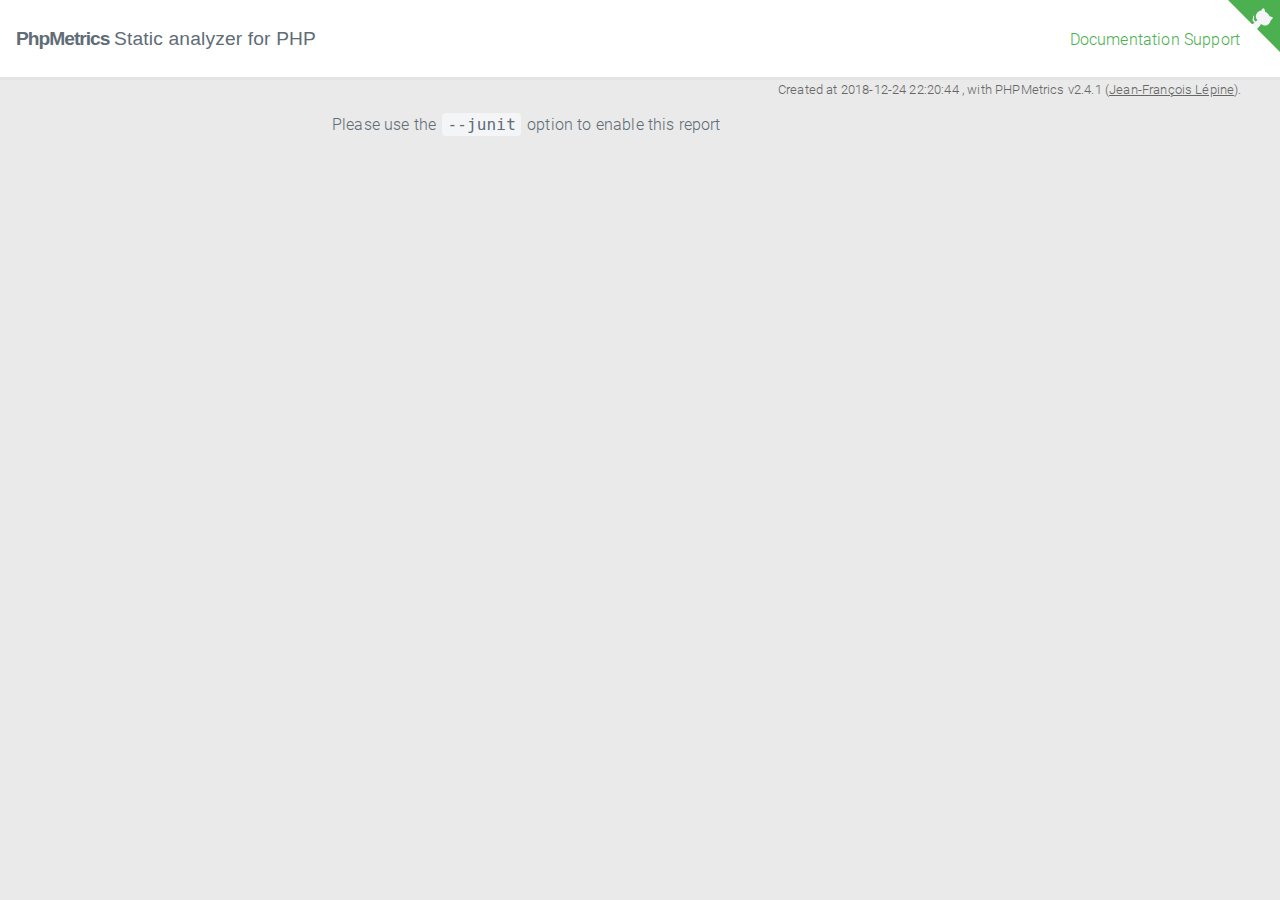
<file: dip/junit.html>
<!DOCTYPE html>
<html lang="en">
<head>
    <meta charset="UTF-8">
    <title>PhpMetrics report</title>
    <meta name="viewport" content="width=device-width, initial-scale=1">
    <link rel="stylesheet" href="css/milligram.min.css">
    <link rel="stylesheet" href="css/style.css">
    <link rel="stylesheet" href="css/roboto.css">
    <link rel="stylesheet" href="css/normalize.css">
    <link rel="stylesheet" href="css/material-icons.css">
</head>
<body>


<header class="headerbar">
    <div class="headerbarInner">
        <div class="float-left navigation-title">
            <a href="http://www.phpmetrics.org/">
                <h1 class="title">PhpMetrics</h1>
                <span class="subtitle">
                Static analyzer for PHP
            </span>
            </a>
        </div>
        <ul class="navigation-list float-right">
            <li class="navigation-item">
                <a class="navigation-link" href="http://www.phpmetrics.org/documentation/index.html">Documentation</a>
                <a class="navigation-link" href="https://www.github.com/phpmetrics/phpmetrics">Support</a>
            </li>
        </ul>
    </div>
</header>

<a class="hidden-xs github" href="https://github.com/phpmetrics/phpmetrics"
   title="PhpMetrics on Github" target="blank">
    <svg width="80" height="80" viewBox="0 0 250 250" class="github">
        <path d="M0,0 L115,115 L130,115 L142,142 L250,250 L250,0 Z"></path>
        <path
            d="M128.3,109.0 C113.8,99.7 119.0,89.6 119.0,89.6 C122.0,82.7 120.5,78.6 120.5,78.6 C119.2,72.0 123.4,76.3 123.4,76.3 C127.3,80.9 125.5,87.3 125.5,87.3 C122.9,97.6 130.6,101.9 134.4,103.2"
            fill="currentColor" style="transform-origin: 130px 106px;" class="octo-arm"></path>
        <path
            d="M115.0,115.0 C114.9,115.1 118.7,116.5 119.8,115.4 L133.7,101.6 C136.9,99.2 139.9,98.4 142.2,98.6 C133.8,88.0 127.5,74.4 143.8,58.0 C148.5,53.4 154.0,51.2 159.7,51.0 C160.3,49.4 163.2,43.6 171.4,40.1 C171.4,40.1 176.1,42.5 178.8,56.2 C183.1,58.6 187.2,61.8 190.9,65.4 C194.5,69.0 197.7,73.2 200.1,77.6 C213.8,80.2 216.3,84.9 216.3,84.9 C212.7,93.1 206.9,96.0 205.4,96.6 C205.1,102.4 203.0,107.8 198.3,112.5 C181.9,128.9 168.3,122.5 157.7,114.1 C157.9,116.9 156.7,120.9 152.7,124.9 L141.0,136.5 C139.8,137.7 141.6,141.9 141.8,141.8 Z"
            fill="currentColor" class="octo-body"></path>
    </svg>
</a>


<div class="page">
    <div class="content">
        <div class="report-details">
            Created at 2018-12-24 22:20:44        , with PHPMetrics v2.4.1 (<a href="https://twitter.com/Halleck45">Jean-François Lépine</a>).
        </div>

<div class="row"><div class="column">Please use the <code>--junit</code> option to enable this report</div></div>
</file>
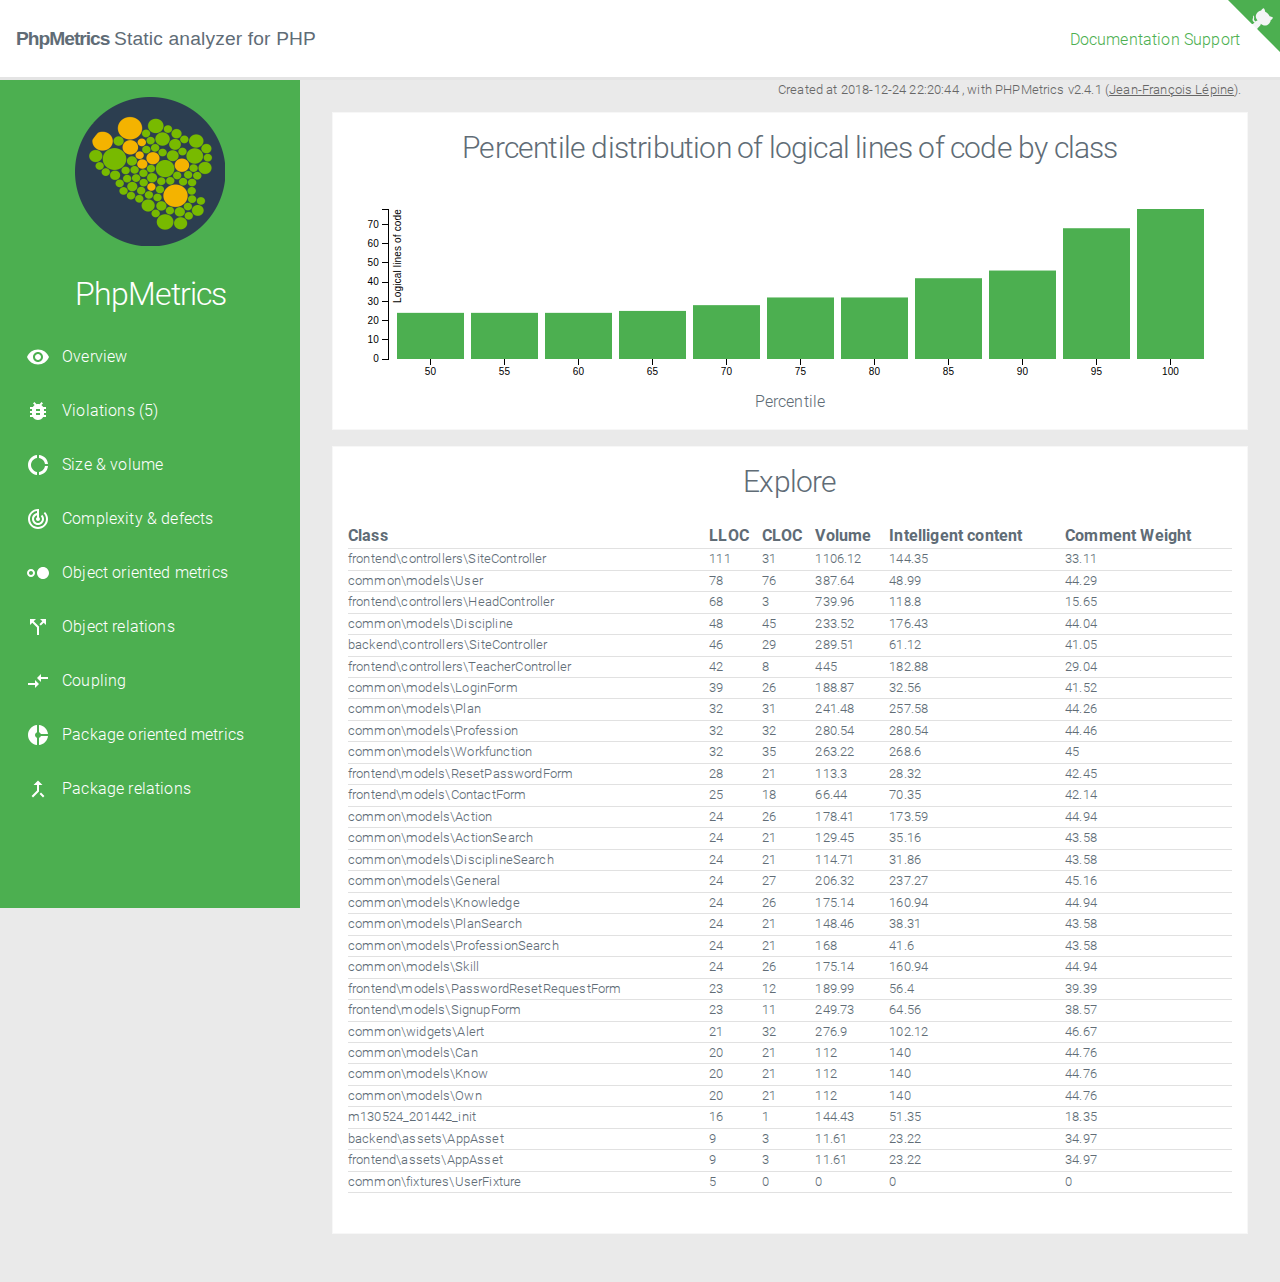
<file: dip/loc.html>
<!DOCTYPE html>
<html lang="en">
<head>
    <meta charset="UTF-8">
    <title>PhpMetrics report</title>
    <meta name="viewport" content="width=device-width, initial-scale=1">
    <link rel="stylesheet" href="css/milligram.min.css">
    <link rel="stylesheet" href="css/style.css">
    <link rel="stylesheet" href="css/roboto.css">
    <link rel="stylesheet" href="css/normalize.css">
    <link rel="stylesheet" href="css/material-icons.css">
</head>
<body>


<header class="headerbar">
    <div class="headerbarInner">
        <div class="float-left navigation-title">
            <a href="http://www.phpmetrics.org/">
                <h1 class="title">PhpMetrics</h1>
                <span class="subtitle">
                Static analyzer for PHP
            </span>
            </a>
        </div>
        <ul class="navigation-list float-right">
            <li class="navigation-item">
                <a class="navigation-link" href="http://www.phpmetrics.org/documentation/index.html">Documentation</a>
                <a class="navigation-link" href="https://www.github.com/phpmetrics/phpmetrics">Support</a>
            </li>
        </ul>
    </div>
</header>

<a class="hidden-xs github" href="https://github.com/phpmetrics/phpmetrics"
   title="PhpMetrics on Github" target="blank">
    <svg width="80" height="80" viewBox="0 0 250 250" class="github">
        <path d="M0,0 L115,115 L130,115 L142,142 L250,250 L250,0 Z"></path>
        <path
            d="M128.3,109.0 C113.8,99.7 119.0,89.6 119.0,89.6 C122.0,82.7 120.5,78.6 120.5,78.6 C119.2,72.0 123.4,76.3 123.4,76.3 C127.3,80.9 125.5,87.3 125.5,87.3 C122.9,97.6 130.6,101.9 134.4,103.2"
            fill="currentColor" style="transform-origin: 130px 106px;" class="octo-arm"></path>
        <path
            d="M115.0,115.0 C114.9,115.1 118.7,116.5 119.8,115.4 L133.7,101.6 C136.9,99.2 139.9,98.4 142.2,98.6 C133.8,88.0 127.5,74.4 143.8,58.0 C148.5,53.4 154.0,51.2 159.7,51.0 C160.3,49.4 163.2,43.6 171.4,40.1 C171.4,40.1 176.1,42.5 178.8,56.2 C183.1,58.6 187.2,61.8 190.9,65.4 C194.5,69.0 197.7,73.2 200.1,77.6 C213.8,80.2 216.3,84.9 216.3,84.9 C212.7,93.1 206.9,96.0 205.4,96.6 C205.1,102.4 203.0,107.8 198.3,112.5 C181.9,128.9 168.3,122.5 157.7,114.1 C157.9,116.9 156.7,120.9 152.7,124.9 L141.0,136.5 C139.8,137.7 141.6,141.9 141.8,141.8 Z"
            fill="currentColor" class="octo-body"></path>
    </svg>
</a>


<div class="page">
    <div class="content">
        <div class="report-details">
            Created at 2018-12-24 22:20:44        , with PHPMetrics v2.4.1 (<a href="https://twitter.com/Halleck45">Jean-François Lépine</a>).
        </div>




<div class="row">
    <div class="column">
        <div class="bloc">
            <h4>Percentile distribution of logical lines of code by class</h4>
            <div id="lloc-repartition" style="height: 200px"></div>
            <div class="help" style="text-align: center">Percentile</div>
        </div>
    </div>
</div>

<div class="row">
    <div class="column">
        <div class="bloc">
            <h4>Explore</h4>
            <table class="js-sort-table" id="table-length">
                <thead>
                <tr>
                    <th>Class</th>
                    <th class="js-sort-number">LLOC</th>
                    <th class="js-sort-number">CLOC</th>
                    <th class="js-sort-number">Volume</th>
                    <th class="js-sort-number">Intelligent content</th>
                    <th class="js-sort-number">Comment Weight</th>
                </tr>
                </thead>
                                    <tr>
                        <td>backend\assets\AppAsset</td>
                        <td>9</td>
                        <td>3</td>
                        <td>11.61</td>
                        <td>23.22</td>
                        <td>34.97</td>
                    </tr>
                                    <tr>
                        <td>backend\controllers\SiteController</td>
                        <td>46</td>
                        <td>29</td>
                        <td>289.51</td>
                        <td>61.12</td>
                        <td>41.05</td>
                    </tr>
                                    <tr>
                        <td>common\fixtures\UserFixture</td>
                        <td>5</td>
                        <td>0</td>
                        <td>0</td>
                        <td>0</td>
                        <td>0</td>
                    </tr>
                                    <tr>
                        <td>common\models\Action</td>
                        <td>24</td>
                        <td>26</td>
                        <td>178.41</td>
                        <td>173.59</td>
                        <td>44.94</td>
                    </tr>
                                    <tr>
                        <td>common\models\ActionSearch</td>
                        <td>24</td>
                        <td>21</td>
                        <td>129.45</td>
                        <td>35.16</td>
                        <td>43.58</td>
                    </tr>
                                    <tr>
                        <td>common\models\Can</td>
                        <td>20</td>
                        <td>21</td>
                        <td>112</td>
                        <td>140</td>
                        <td>44.76</td>
                    </tr>
                                    <tr>
                        <td>common\models\Discipline</td>
                        <td>48</td>
                        <td>45</td>
                        <td>233.52</td>
                        <td>176.43</td>
                        <td>44.04</td>
                    </tr>
                                    <tr>
                        <td>common\models\DisciplineSearch</td>
                        <td>24</td>
                        <td>21</td>
                        <td>114.71</td>
                        <td>31.86</td>
                        <td>43.58</td>
                    </tr>
                                    <tr>
                        <td>common\models\General</td>
                        <td>24</td>
                        <td>27</td>
                        <td>206.32</td>
                        <td>237.27</td>
                        <td>45.16</td>
                    </tr>
                                    <tr>
                        <td>common\models\Know</td>
                        <td>20</td>
                        <td>21</td>
                        <td>112</td>
                        <td>140</td>
                        <td>44.76</td>
                    </tr>
                                    <tr>
                        <td>common\models\Knowledge</td>
                        <td>24</td>
                        <td>26</td>
                        <td>175.14</td>
                        <td>160.94</td>
                        <td>44.94</td>
                    </tr>
                                    <tr>
                        <td>common\models\LoginForm</td>
                        <td>39</td>
                        <td>26</td>
                        <td>188.87</td>
                        <td>32.56</td>
                        <td>41.52</td>
                    </tr>
                                    <tr>
                        <td>common\models\Own</td>
                        <td>20</td>
                        <td>21</td>
                        <td>112</td>
                        <td>140</td>
                        <td>44.76</td>
                    </tr>
                                    <tr>
                        <td>common\models\Plan</td>
                        <td>32</td>
                        <td>31</td>
                        <td>241.48</td>
                        <td>257.58</td>
                        <td>44.26</td>
                    </tr>
                                    <tr>
                        <td>common\models\PlanSearch</td>
                        <td>24</td>
                        <td>21</td>
                        <td>148.46</td>
                        <td>38.31</td>
                        <td>43.58</td>
                    </tr>
                                    <tr>
                        <td>common\models\Profession</td>
                        <td>32</td>
                        <td>32</td>
                        <td>280.54</td>
                        <td>280.54</td>
                        <td>44.46</td>
                    </tr>
                                    <tr>
                        <td>common\models\ProfessionSearch</td>
                        <td>24</td>
                        <td>21</td>
                        <td>168</td>
                        <td>41.6</td>
                        <td>43.58</td>
                    </tr>
                                    <tr>
                        <td>common\models\Skill</td>
                        <td>24</td>
                        <td>26</td>
                        <td>175.14</td>
                        <td>160.94</td>
                        <td>44.94</td>
                    </tr>
                                    <tr>
                        <td>common\models\User</td>
                        <td>78</td>
                        <td>76</td>
                        <td>387.64</td>
                        <td>48.99</td>
                        <td>44.29</td>
                    </tr>
                                    <tr>
                        <td>common\models\Workfunction</td>
                        <td>32</td>
                        <td>35</td>
                        <td>263.22</td>
                        <td>268.6</td>
                        <td>45</td>
                    </tr>
                                    <tr>
                        <td>common\widgets\Alert</td>
                        <td>21</td>
                        <td>32</td>
                        <td>276.9</td>
                        <td>102.12</td>
                        <td>46.67</td>
                    </tr>
                                    <tr>
                        <td>m130524_201442_init</td>
                        <td>16</td>
                        <td>1</td>
                        <td>144.43</td>
                        <td>51.35</td>
                        <td>18.35</td>
                    </tr>
                                    <tr>
                        <td>frontend\assets\AppAsset</td>
                        <td>9</td>
                        <td>3</td>
                        <td>11.61</td>
                        <td>23.22</td>
                        <td>34.97</td>
                    </tr>
                                    <tr>
                        <td>frontend\controllers\HeadController</td>
                        <td>68</td>
                        <td>3</td>
                        <td>739.96</td>
                        <td>118.8</td>
                        <td>15.65</td>
                    </tr>
                                    <tr>
                        <td>frontend\controllers\SiteController</td>
                        <td>111</td>
                        <td>31</td>
                        <td>1106.12</td>
                        <td>144.35</td>
                        <td>33.11</td>
                    </tr>
                                    <tr>
                        <td>frontend\controllers\TeacherController</td>
                        <td>42</td>
                        <td>8</td>
                        <td>445</td>
                        <td>182.88</td>
                        <td>29.04</td>
                    </tr>
                                    <tr>
                        <td>frontend\models\ContactForm</td>
                        <td>25</td>
                        <td>18</td>
                        <td>66.44</td>
                        <td>70.35</td>
                        <td>42.14</td>
                    </tr>
                                    <tr>
                        <td>frontend\models\PasswordResetRequestForm</td>
                        <td>23</td>
                        <td>12</td>
                        <td>189.99</td>
                        <td>56.4</td>
                        <td>39.39</td>
                    </tr>
                                    <tr>
                        <td>frontend\models\ResetPasswordForm</td>
                        <td>28</td>
                        <td>21</td>
                        <td>113.3</td>
                        <td>28.32</td>
                        <td>42.45</td>
                    </tr>
                                    <tr>
                        <td>frontend\models\SignupForm</td>
                        <td>23</td>
                        <td>11</td>
                        <td>249.73</td>
                        <td>64.56</td>
                        <td>38.57</td>
                    </tr>
                            </table>
        </div>
    </div>
</div>


</div>

<!-- Sidebar -->
<div id="sidebar">
    <div class="content">
        <div class="logo">
            <a href="http://www.phpmetrics.org"><img src="images/phpmetrics-maintenability.png"
                                                 alt="Logo PhpMetrics"/></a>
            <h1>PhpMetrics</h1>
        </div>
        <div class="links">
            <ul>
                <li>
                    <a href="index.html">
                        <svg fill="#FFFFFF" height="24" viewBox="0 0 24 24" width="24"
                             xmlns="http://www.w3.org/2000/svg">
                            <path d="M0 0h24v24H0z" fill="none"/>
                            <path
                                d="M12 4.5C7 4.5 2.73 7.61 1 12c1.73 4.39 6 7.5 11 7.5s9.27-3.11 11-7.5c-1.73-4.39-6-7.5-11-7.5zM12 17c-2.76 0-5-2.24-5-5s2.24-5 5-5 5 2.24 5 5-2.24 5-5 5zm0-8c-1.66 0-3 1.34-3 3s1.34 3 3 3 3-1.34 3-3-1.34-3-3-3z"/>
                        </svg>
                        Overview
                    </a>
                </li>
                <li>
                    <a href="violations.html">
                        <svg fill="#FFFFFF" height="24" viewBox="0 0 24 24" width="24" xmlns="http://www.w3.org/2000/svg">
                            <path d="M0 0h24v24H0z" fill="none"/>
                            <path d="M20 8h-2.81c-.45-.78-1.07-1.45-1.82-1.96L17 4.41 15.59 3l-2.17 2.17C12.96 5.06 12.49 5 12 5c-.49 0-.96.06-1.41.17L8.41 3 7 4.41l1.62 1.63C7.88 6.55 7.26 7.22 6.81 8H4v2h2.09c-.05.33-.09.66-.09 1v1H4v2h2v1c0 .34.04.67.09 1H4v2h2.81c1.04 1.79 2.97 3 5.19 3s4.15-1.21 5.19-3H20v-2h-2.09c.05-.33.09-.66.09-1v-1h2v-2h-2v-1c0-.34-.04-.67-.09-1H20V8zm-6 8h-4v-2h4v2zm0-4h-4v-2h4v2z"/>
                        </svg>
                        Violations (5)
                    </a>
                </li>
                                <li>
                    <a href="loc.html">
                        <svg fill="#FFFFFF" height="24" viewBox="0 0 24 24" width="24"
                             xmlns="http://www.w3.org/2000/svg" xmlns:xlink="http://www.w3.org/1999/xlink">
                            <defs>
                                <path d="M0 0h24v24H0z" id="a"/>
                            </defs>
                            <clipPath id="b">
                                <use overflow="visible" xlink:href="#a"/>
                            </clipPath>
                            <path clip-path="url(#b)"
                                  d="M11 5.08V2c-5 .5-9 4.81-9 10s4 9.5 9 10v-3.08c-3-.48-6-3.4-6-6.92s3-6.44 6-6.92zM18.97 11H22c-.47-5-4-8.53-9-9v3.08C16 5.51 18.54 8 18.97 11zM13 18.92V22c5-.47 8.53-4 9-9h-3.03c-.43 3-2.97 5.49-5.97 5.92z"/>
                        </svg>
                        Size &amp; volume
                    </a>
                </li>
                <li>
                    <a href="complexity.html">
                        <svg fill="#FFFFFF" height="24" viewBox="0 0 24 24" width="24"
                             xmlns="http://www.w3.org/2000/svg">
                            <path d="M0 0h24v24H0V0z" fill="none"/>
                            <path
                                d="M19.07 4.93l-1.41 1.41C19.1 7.79 20 9.79 20 12c0 4.42-3.58 8-8 8s-8-3.58-8-8c0-4.08 3.05-7.44 7-7.93v2.02C8.16 6.57 6 9.03 6 12c0 3.31 2.69 6 6 6s6-2.69 6-6c0-1.66-.67-3.16-1.76-4.24l-1.41 1.41C15.55 9.9 16 10.9 16 12c0 2.21-1.79 4-4 4s-4-1.79-4-4c0-1.86 1.28-3.41 3-3.86v2.14c-.6.35-1 .98-1 1.72 0 1.1.9 2 2 2s2-.9 2-2c0-.74-.4-1.38-1-1.72V2h-1C6.48 2 2 6.48 2 12s4.48 10 10 10 10-4.48 10-10c0-2.76-1.12-5.26-2.93-7.07z"/>
                        </svg>
                        Complexity &amp; defects
                    </a>
                </li>
                <li>
                    <a href="oop.html">
                        <svg fill="#FFFFFF" height="24" viewBox="0 0 24 24" width="24"
                             xmlns="http://www.w3.org/2000/svg">
                            <path d="M0 0h24v24H0z" fill="none"/>
                            <path
                                d="M17 6c-3.31 0-6 2.69-6 6s2.69 6 6 6 6-2.69 6-6-2.69-6-6-6zM5 8c-2.21 0-4 1.79-4 4s1.79 4 4 4 4-1.79 4-4-1.79-4-4-4zm0 6c-1.1 0-2-.9-2-2s.9-2 2-2 2 .9 2 2-.9 2-2 2z"/>
                        </svg>
                        Object oriented metrics
                    </a>
                </li>
                <li>
                    <a href="relations.html">
                        <svg fill="#FFFFFF" height="24" viewBox="0 0 24 24" width="24"
                             xmlns="http://www.w3.org/2000/svg">
                            <path d="M0 0h24v24H0z" fill="none"/>
                            <path
                                d="M14 4l2.29 2.29-2.88 2.88 1.42 1.42 2.88-2.88L20 10V4zm-4 0H4v6l2.29-2.29 4.71 4.7V20h2v-8.41l-5.29-5.3z"/>
                        </svg>
                        Object relations
                    </a>
                </li>
                <li>
                    <a href="coupling.html">
                        <svg fill="#FFFFFF" height="24" viewBox="0 0 24 24" width="24"
                             xmlns="http://www.w3.org/2000/svg" xmlns:xlink="http://www.w3.org/1999/xlink">
                            <defs>
                                <path d="M0 0h24v24H0V0z" id="a"/>
                            </defs>
                            <clipPath id="b">
                                <use overflow="visible" xlink:href="#a"/>
                            </clipPath>
                            <path clip-path="url(#b)"
                                  d="M9.01 14H2v2h7.01v3L13 15l-3.99-4v3zm5.98-1v-3H22V8h-7.01V5L11 9l3.99 4z"/>
                        </svg>
                        Coupling
                    </a>
                </li>
                <li>
                    <a href="packages.html">
                        <svg fill="#FFFFFF" height="24" viewBox="0 0 24 24" width="24"
                             xmlns="http://www.w3.org/2000/svg" xmlns:xlink="http://www.w3.org/1999/xlink">
                            <path d="M11 9.16V2c-5 .5-9 4.79-9 10s4 9.5 9 10v-7.16c-1-.41-2-1.52-2-2.84s1-2.43 2-2.84zM14.86 11H22c-.48-4.75-4-8.53-9-9v7.16c1 .3 1.52.98 1.86 1.84zM13 14.84V22c5-.47 8.52-4.25 9-9h-7.14c-.34.86-.86 1.54-1.86 1.84z"/>
                        </svg>
                        Package oriented metrics
                    </a>
                </li>
                <li>
                    <a href="package_relations.html">
                        <svg fill="#FFFFFF" height="24" viewBox="0 0 24 24" width="24"
                             xmlns="http://www.w3.org/2000/svg">
                            <path d="M17 20.41L18.41 19 15 15.59 13.59 17 17 20.41zM7.5 8H11v5.59L5.59 19 7 20.41l6-6V8h3.5L12 3.5 7.5 8z"/>
                        </svg>
                        Package relations
                    </a>
                </li>
                                <!--<li>
                    <a href="all.html">
                        <svg fill="#FFFFFF" height="24" viewBox="0 0 24 24" width="24"
                             xmlns="http://www.w3.org/2000/svg">
                            <path d="M3 3v18h18V3H3zm8 16H5v-6h6v6zm0-8H5V5h6v6zm8 8h-6v-6h6v6zm0-8h-6V5h6v6z"/>
                            <path d="M0 0h24v24H0z" fill="none"/>
                        </svg>
                        All metrics
                    </a>
                </li>-->
                <!--                <li>-->
                <!--                    <a href="#">-->
                <!--                        <svg fill="#FFFFFF" height="24" viewBox="0 0 24 24" width="24"-->
                <!--                             xmlns="http://www.w3.org/2000/svg">-->
                <!--                            <path-->
                <!--                                d="M12 1L3 5v6c0 5.55 3.84 10.74 9 12 5.16-1.26 9-6.45 9-12V5l-9-4zm0 10.99h7c-.53 4.12-3.28 7.79-7 8.94V12H5V6.3l7-3.11v8.8z"/>-->
                <!--                            <path d="M0 0h24v24H0z" fill="none"/>-->
                <!--                        </svg>-->
                <!--                        Third party-->
                <!--                    </a>-->
                <!--                </li>-->
                <!--<li class="sep">
                    <a href="panel.html">
                        <svg fill="#FFFFFF" height="24" viewBox="0 0 24 24" width="24" xmlns="http://www.w3.org/2000/svg">
                            <path d="M0 0h24v24H0z" fill="none"/>
                            <path d="M21 3H3c-1.1 0-2 .9-2 2v12c0 1.1.9 2 2 2h5v2h8v-2h5c1.1 0 1.99-.9 1.99-2L23 5c0-1.1-.9-2-2-2zm0 14H3V5h18v12z"/>
                        </svg>
                        TV Panel
                    </a>
                </li>-->
            </ul>
        </div>
    </div>
</div>
</div>

<script type="text/javascript" src="js/functions.js"></script>
<script type="text/javascript" src="js/d3.v3.js"></script>
<script type="text/javascript" src="js/d3.hexbin.v0.js"></script>
<script type="text/javascript" src="js/sort-table.min.js"></script>
<script type="text/javascript" src="js/graph-maintainability.js"></script>
<script type="text/javascript" src="js/graph-licenses.js"></script>

<script src="js/clusterize.min.js"></script>
<link rel="stylesheet" href="css/clusterize.css">

<script type="text/javascript" src="js/classes.js"></script>

<script type="text/javascript">
    var accessibilityEnabled = false;
</script>

</body>
</html>


<script>

    // table
    sortTable(document.getElementById('table-length'), 1, -1);


    var margin = {top: 20, right: 20, bottom: 30, left: 40},
        width = document.getElementById('lloc-repartition').offsetWidth - margin.left - margin.right,
        height = document.getElementById('lloc-repartition').offsetHeight - margin.top - margin.bottom;

    var x = d3.scale.ordinal()
        .rangeRoundBands([0, width], .1);

    var y = d3.scale.linear()
        .range([height, 0]);

    var xAxis = d3.svg.axis()
        .scale(x)
        .orient("bottom");

    var yAxis = d3.svg.axis()
            .scale(y)
            .orient("left")
        ;

    var svg = d3.select("#lloc-repartition").append("svg")
        .attr("width", width + margin.left + margin.right)
        .attr("height", height + margin.top + margin.bottom)
        .append("g")
        .attr("transform", "translate(" + margin.left + "," + margin.top + ")");

    data = [
    {
        "lloc": 24,
        "percentile": 50
    },
    {
        "lloc": 24,
        "percentile": 55
    },
    {
        "lloc": 24,
        "percentile": 60
    },
    {
        "lloc": 25,
        "percentile": 65
    },
    {
        "lloc": 28,
        "percentile": 70
    },
    {
        "lloc": 32,
        "percentile": 75
    },
    {
        "lloc": 32,
        "percentile": 80
    },
    {
        "lloc": 42,
        "percentile": 85
    },
    {
        "lloc": 46,
        "percentile": 90
    },
    {
        "lloc": 68,
        "percentile": 95
    },
    {
        "lloc": 78,
        "percentile": 100
    }
];

    x.domain(data.map(function (d) {
        return d.percentile;
    }));
    y.domain([0, d3.max(data, function (d) {
        return d.lloc;
    })]);

    svg.append("g")
        .attr("class", "x axis")
        .attr("transform", "translate(0," + height + ")")
        .call(xAxis)
        .append("text")
        .style("text-anchor", "end")

    svg.append("g")
        .attr("class", "y axis")
        .call(yAxis)
        .append("text")
        .attr("transform", "rotate(-90)")
        .attr("y", 6)
        .attr("dy", ".71em")
        .style("text-anchor", "end")
        .text("Logical lines of code");

    svg.selectAll(".bar")
        .data(data)
        .enter().append("rect")
        .attr("class", "bar")
        .attr("x", function (d) {
            return x(d.percentile);
        })
        .attr("width", x.rangeBand())
        .attr("y", function (d) {
            return y(d.lloc);
        })
        .attr("height", function (d) {
            return height - y(d.lloc);
        });

    function type(d) {
        d.lloc = +d.lloc;
        return d;
    }

</script>
</file>
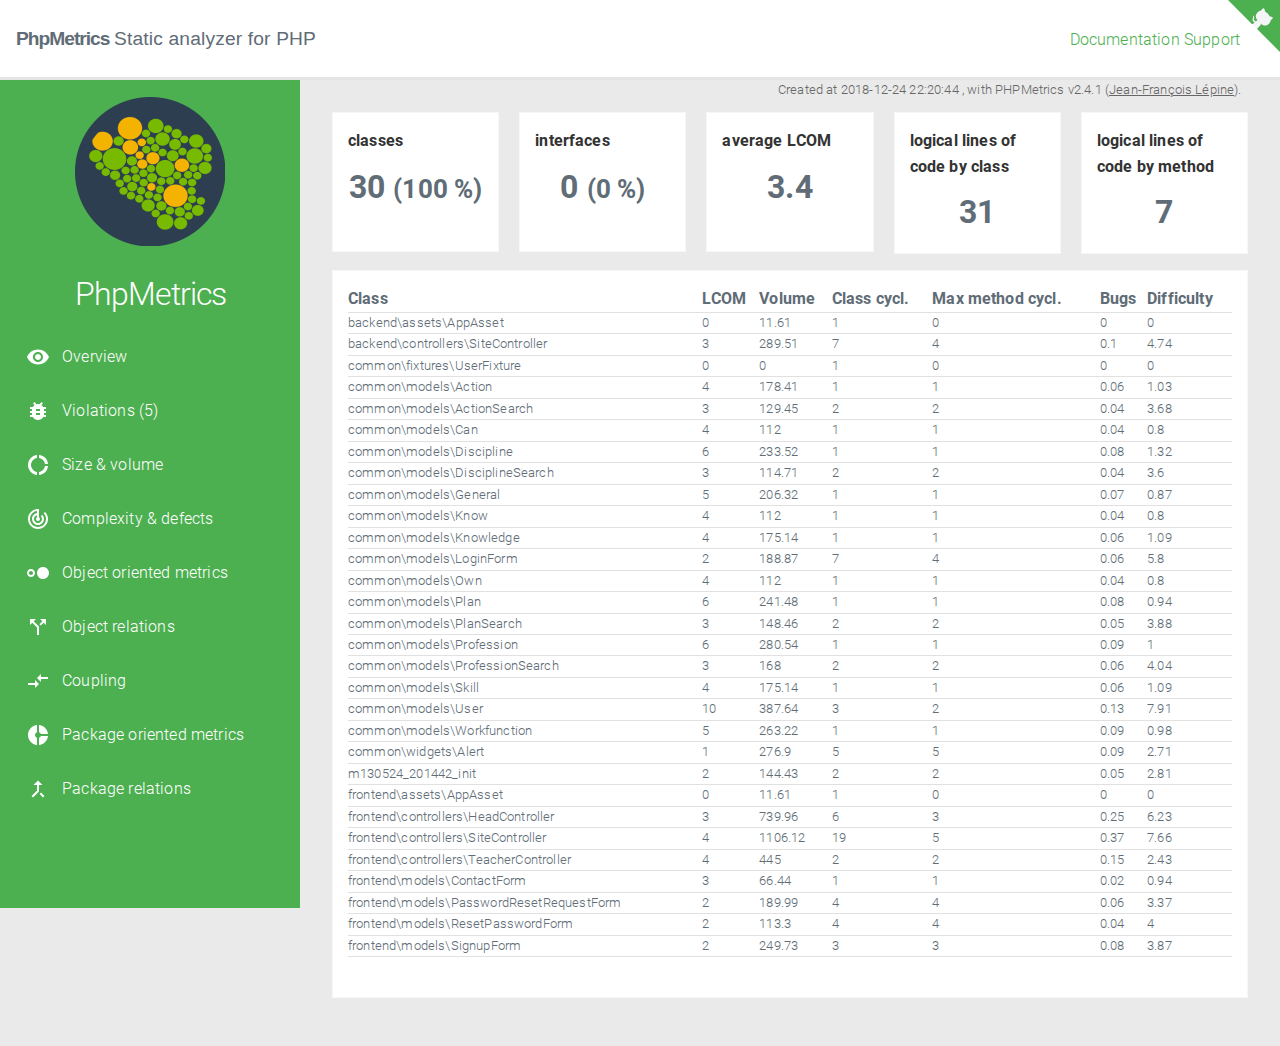
<file: dip/oop.html>
<!DOCTYPE html>
<html lang="en">
<head>
    <meta charset="UTF-8">
    <title>PhpMetrics report</title>
    <meta name="viewport" content="width=device-width, initial-scale=1">
    <link rel="stylesheet" href="css/milligram.min.css">
    <link rel="stylesheet" href="css/style.css">
    <link rel="stylesheet" href="css/roboto.css">
    <link rel="stylesheet" href="css/normalize.css">
    <link rel="stylesheet" href="css/material-icons.css">
</head>
<body>


<header class="headerbar">
    <div class="headerbarInner">
        <div class="float-left navigation-title">
            <a href="http://www.phpmetrics.org/">
                <h1 class="title">PhpMetrics</h1>
                <span class="subtitle">
                Static analyzer for PHP
            </span>
            </a>
        </div>
        <ul class="navigation-list float-right">
            <li class="navigation-item">
                <a class="navigation-link" href="http://www.phpmetrics.org/documentation/index.html">Documentation</a>
                <a class="navigation-link" href="https://www.github.com/phpmetrics/phpmetrics">Support</a>
            </li>
        </ul>
    </div>
</header>

<a class="hidden-xs github" href="https://github.com/phpmetrics/phpmetrics"
   title="PhpMetrics on Github" target="blank">
    <svg width="80" height="80" viewBox="0 0 250 250" class="github">
        <path d="M0,0 L115,115 L130,115 L142,142 L250,250 L250,0 Z"></path>
        <path
            d="M128.3,109.0 C113.8,99.7 119.0,89.6 119.0,89.6 C122.0,82.7 120.5,78.6 120.5,78.6 C119.2,72.0 123.4,76.3 123.4,76.3 C127.3,80.9 125.5,87.3 125.5,87.3 C122.9,97.6 130.6,101.9 134.4,103.2"
            fill="currentColor" style="transform-origin: 130px 106px;" class="octo-arm"></path>
        <path
            d="M115.0,115.0 C114.9,115.1 118.7,116.5 119.8,115.4 L133.7,101.6 C136.9,99.2 139.9,98.4 142.2,98.6 C133.8,88.0 127.5,74.4 143.8,58.0 C148.5,53.4 154.0,51.2 159.7,51.0 C160.3,49.4 163.2,43.6 171.4,40.1 C171.4,40.1 176.1,42.5 178.8,56.2 C183.1,58.6 187.2,61.8 190.9,65.4 C194.5,69.0 197.7,73.2 200.1,77.6 C213.8,80.2 216.3,84.9 216.3,84.9 C212.7,93.1 206.9,96.0 205.4,96.6 C205.1,102.4 203.0,107.8 198.3,112.5 C181.9,128.9 168.3,122.5 157.7,114.1 C157.9,116.9 156.7,120.9 152.7,124.9 L141.0,136.5 C139.8,137.7 141.6,141.9 141.8,141.8 Z"
            fill="currentColor" class="octo-body"></path>
    </svg>
</a>


<div class="page">
    <div class="content">
        <div class="report-details">
            Created at 2018-12-24 22:20:44        , with PHPMetrics v2.4.1 (<a href="https://twitter.com/Halleck45">Jean-François Lépine</a>).
        </div>



    <div class="row">
        <div class="column">
            <div class="bloc bloc-number">
                <div class="label">classes </div>
                <div class="number">
                    30                    <small> (100 %)</small>
                </div>
            </div>
        </div>
        <div class="column">
            <div class="bloc bloc-number">
                <div class="label">interfaces </div>
                <div class="number">0                    <small> (0 %)</small>
                </div>
            </div>
        </div>
        <div class="column">
            <div class="bloc bloc-number">
                <div class="label">average LCOM </div>
                <div class="number">3.4</div>
            </div>
        </div>
        <div class="column">
            <div class="bloc bloc-number">
                <div class="label">logical lines of code by class</div>
                <div class="number">31</div>
            </div>
        </div>
        <div class="column">
            <div class="bloc bloc-number">
                <div class="label">logical lines of code by method</div>
                <div class="number">7</div>
            </div>
        </div>
    </div>


    <div class="row">
        <div class="column">
            <div class="bloc">
                <table class="js-sort-table" id="table-length">
                    <thead>
                    <tr>
                        <th>Class</th>
                        <th class="js-sort-number">LCOM</th>
                        <th class="js-sort-number">Volume</th>
                        <th class="js-sort-number">Class cycl.</th>
                        <th class="js-sort-number">Max method cycl.</th>
                        <th class="js-sort-number">Bugs</th>
                        <th class="js-sort-number">Difficulty</th>
                    </tr>
                    </thead>
                                            <tr>
                            <td>backend\assets\AppAsset</td>
                            <td>0</td>
                            <td>11.61</td>
                            <td>1</td>
                            <td>0</td>
                            <td>0</td>
                            <td>0</td>
                        </tr>
                                            <tr>
                            <td>backend\controllers\SiteController</td>
                            <td>3</td>
                            <td>289.51</td>
                            <td>7</td>
                            <td>4</td>
                            <td>0.1</td>
                            <td>4.74</td>
                        </tr>
                                            <tr>
                            <td>common\fixtures\UserFixture</td>
                            <td>0</td>
                            <td>0</td>
                            <td>1</td>
                            <td>0</td>
                            <td>0</td>
                            <td>0</td>
                        </tr>
                                            <tr>
                            <td>common\models\Action</td>
                            <td>4</td>
                            <td>178.41</td>
                            <td>1</td>
                            <td>1</td>
                            <td>0.06</td>
                            <td>1.03</td>
                        </tr>
                                            <tr>
                            <td>common\models\ActionSearch</td>
                            <td>3</td>
                            <td>129.45</td>
                            <td>2</td>
                            <td>2</td>
                            <td>0.04</td>
                            <td>3.68</td>
                        </tr>
                                            <tr>
                            <td>common\models\Can</td>
                            <td>4</td>
                            <td>112</td>
                            <td>1</td>
                            <td>1</td>
                            <td>0.04</td>
                            <td>0.8</td>
                        </tr>
                                            <tr>
                            <td>common\models\Discipline</td>
                            <td>6</td>
                            <td>233.52</td>
                            <td>1</td>
                            <td>1</td>
                            <td>0.08</td>
                            <td>1.32</td>
                        </tr>
                                            <tr>
                            <td>common\models\DisciplineSearch</td>
                            <td>3</td>
                            <td>114.71</td>
                            <td>2</td>
                            <td>2</td>
                            <td>0.04</td>
                            <td>3.6</td>
                        </tr>
                                            <tr>
                            <td>common\models\General</td>
                            <td>5</td>
                            <td>206.32</td>
                            <td>1</td>
                            <td>1</td>
                            <td>0.07</td>
                            <td>0.87</td>
                        </tr>
                                            <tr>
                            <td>common\models\Know</td>
                            <td>4</td>
                            <td>112</td>
                            <td>1</td>
                            <td>1</td>
                            <td>0.04</td>
                            <td>0.8</td>
                        </tr>
                                            <tr>
                            <td>common\models\Knowledge</td>
                            <td>4</td>
                            <td>175.14</td>
                            <td>1</td>
                            <td>1</td>
                            <td>0.06</td>
                            <td>1.09</td>
                        </tr>
                                            <tr>
                            <td>common\models\LoginForm</td>
                            <td>2</td>
                            <td>188.87</td>
                            <td>7</td>
                            <td>4</td>
                            <td>0.06</td>
                            <td>5.8</td>
                        </tr>
                                            <tr>
                            <td>common\models\Own</td>
                            <td>4</td>
                            <td>112</td>
                            <td>1</td>
                            <td>1</td>
                            <td>0.04</td>
                            <td>0.8</td>
                        </tr>
                                            <tr>
                            <td>common\models\Plan</td>
                            <td>6</td>
                            <td>241.48</td>
                            <td>1</td>
                            <td>1</td>
                            <td>0.08</td>
                            <td>0.94</td>
                        </tr>
                                            <tr>
                            <td>common\models\PlanSearch</td>
                            <td>3</td>
                            <td>148.46</td>
                            <td>2</td>
                            <td>2</td>
                            <td>0.05</td>
                            <td>3.88</td>
                        </tr>
                                            <tr>
                            <td>common\models\Profession</td>
                            <td>6</td>
                            <td>280.54</td>
                            <td>1</td>
                            <td>1</td>
                            <td>0.09</td>
                            <td>1</td>
                        </tr>
                                            <tr>
                            <td>common\models\ProfessionSearch</td>
                            <td>3</td>
                            <td>168</td>
                            <td>2</td>
                            <td>2</td>
                            <td>0.06</td>
                            <td>4.04</td>
                        </tr>
                                            <tr>
                            <td>common\models\Skill</td>
                            <td>4</td>
                            <td>175.14</td>
                            <td>1</td>
                            <td>1</td>
                            <td>0.06</td>
                            <td>1.09</td>
                        </tr>
                                            <tr>
                            <td>common\models\User</td>
                            <td>10</td>
                            <td>387.64</td>
                            <td>3</td>
                            <td>2</td>
                            <td>0.13</td>
                            <td>7.91</td>
                        </tr>
                                            <tr>
                            <td>common\models\Workfunction</td>
                            <td>5</td>
                            <td>263.22</td>
                            <td>1</td>
                            <td>1</td>
                            <td>0.09</td>
                            <td>0.98</td>
                        </tr>
                                            <tr>
                            <td>common\widgets\Alert</td>
                            <td>1</td>
                            <td>276.9</td>
                            <td>5</td>
                            <td>5</td>
                            <td>0.09</td>
                            <td>2.71</td>
                        </tr>
                                            <tr>
                            <td>m130524_201442_init</td>
                            <td>2</td>
                            <td>144.43</td>
                            <td>2</td>
                            <td>2</td>
                            <td>0.05</td>
                            <td>2.81</td>
                        </tr>
                                            <tr>
                            <td>frontend\assets\AppAsset</td>
                            <td>0</td>
                            <td>11.61</td>
                            <td>1</td>
                            <td>0</td>
                            <td>0</td>
                            <td>0</td>
                        </tr>
                                            <tr>
                            <td>frontend\controllers\HeadController</td>
                            <td>3</td>
                            <td>739.96</td>
                            <td>6</td>
                            <td>3</td>
                            <td>0.25</td>
                            <td>6.23</td>
                        </tr>
                                            <tr>
                            <td>frontend\controllers\SiteController</td>
                            <td>4</td>
                            <td>1106.12</td>
                            <td>19</td>
                            <td>5</td>
                            <td>0.37</td>
                            <td>7.66</td>
                        </tr>
                                            <tr>
                            <td>frontend\controllers\TeacherController</td>
                            <td>4</td>
                            <td>445</td>
                            <td>2</td>
                            <td>2</td>
                            <td>0.15</td>
                            <td>2.43</td>
                        </tr>
                                            <tr>
                            <td>frontend\models\ContactForm</td>
                            <td>3</td>
                            <td>66.44</td>
                            <td>1</td>
                            <td>1</td>
                            <td>0.02</td>
                            <td>0.94</td>
                        </tr>
                                            <tr>
                            <td>frontend\models\PasswordResetRequestForm</td>
                            <td>2</td>
                            <td>189.99</td>
                            <td>4</td>
                            <td>4</td>
                            <td>0.06</td>
                            <td>3.37</td>
                        </tr>
                                            <tr>
                            <td>frontend\models\ResetPasswordForm</td>
                            <td>2</td>
                            <td>113.3</td>
                            <td>4</td>
                            <td>4</td>
                            <td>0.04</td>
                            <td>4</td>
                        </tr>
                                            <tr>
                            <td>frontend\models\SignupForm</td>
                            <td>2</td>
                            <td>249.73</td>
                            <td>3</td>
                            <td>3</td>
                            <td>0.08</td>
                            <td>3.87</td>
                        </tr>
                                    </table>
            </div>
        </div>
    </div>


</div>

<!-- Sidebar -->
<div id="sidebar">
    <div class="content">
        <div class="logo">
            <a href="http://www.phpmetrics.org"><img src="images/phpmetrics-maintenability.png"
                                                 alt="Logo PhpMetrics"/></a>
            <h1>PhpMetrics</h1>
        </div>
        <div class="links">
            <ul>
                <li>
                    <a href="index.html">
                        <svg fill="#FFFFFF" height="24" viewBox="0 0 24 24" width="24"
                             xmlns="http://www.w3.org/2000/svg">
                            <path d="M0 0h24v24H0z" fill="none"/>
                            <path
                                d="M12 4.5C7 4.5 2.73 7.61 1 12c1.73 4.39 6 7.5 11 7.5s9.27-3.11 11-7.5c-1.73-4.39-6-7.5-11-7.5zM12 17c-2.76 0-5-2.24-5-5s2.24-5 5-5 5 2.24 5 5-2.24 5-5 5zm0-8c-1.66 0-3 1.34-3 3s1.34 3 3 3 3-1.34 3-3-1.34-3-3-3z"/>
                        </svg>
                        Overview
                    </a>
                </li>
                <li>
                    <a href="violations.html">
                        <svg fill="#FFFFFF" height="24" viewBox="0 0 24 24" width="24" xmlns="http://www.w3.org/2000/svg">
                            <path d="M0 0h24v24H0z" fill="none"/>
                            <path d="M20 8h-2.81c-.45-.78-1.07-1.45-1.82-1.96L17 4.41 15.59 3l-2.17 2.17C12.96 5.06 12.49 5 12 5c-.49 0-.96.06-1.41.17L8.41 3 7 4.41l1.62 1.63C7.88 6.55 7.26 7.22 6.81 8H4v2h2.09c-.05.33-.09.66-.09 1v1H4v2h2v1c0 .34.04.67.09 1H4v2h2.81c1.04 1.79 2.97 3 5.19 3s4.15-1.21 5.19-3H20v-2h-2.09c.05-.33.09-.66.09-1v-1h2v-2h-2v-1c0-.34-.04-.67-.09-1H20V8zm-6 8h-4v-2h4v2zm0-4h-4v-2h4v2z"/>
                        </svg>
                        Violations (5)
                    </a>
                </li>
                                <li>
                    <a href="loc.html">
                        <svg fill="#FFFFFF" height="24" viewBox="0 0 24 24" width="24"
                             xmlns="http://www.w3.org/2000/svg" xmlns:xlink="http://www.w3.org/1999/xlink">
                            <defs>
                                <path d="M0 0h24v24H0z" id="a"/>
                            </defs>
                            <clipPath id="b">
                                <use overflow="visible" xlink:href="#a"/>
                            </clipPath>
                            <path clip-path="url(#b)"
                                  d="M11 5.08V2c-5 .5-9 4.81-9 10s4 9.5 9 10v-3.08c-3-.48-6-3.4-6-6.92s3-6.44 6-6.92zM18.97 11H22c-.47-5-4-8.53-9-9v3.08C16 5.51 18.54 8 18.97 11zM13 18.92V22c5-.47 8.53-4 9-9h-3.03c-.43 3-2.97 5.49-5.97 5.92z"/>
                        </svg>
                        Size &amp; volume
                    </a>
                </li>
                <li>
                    <a href="complexity.html">
                        <svg fill="#FFFFFF" height="24" viewBox="0 0 24 24" width="24"
                             xmlns="http://www.w3.org/2000/svg">
                            <path d="M0 0h24v24H0V0z" fill="none"/>
                            <path
                                d="M19.07 4.93l-1.41 1.41C19.1 7.79 20 9.79 20 12c0 4.42-3.58 8-8 8s-8-3.58-8-8c0-4.08 3.05-7.44 7-7.93v2.02C8.16 6.57 6 9.03 6 12c0 3.31 2.69 6 6 6s6-2.69 6-6c0-1.66-.67-3.16-1.76-4.24l-1.41 1.41C15.55 9.9 16 10.9 16 12c0 2.21-1.79 4-4 4s-4-1.79-4-4c0-1.86 1.28-3.41 3-3.86v2.14c-.6.35-1 .98-1 1.72 0 1.1.9 2 2 2s2-.9 2-2c0-.74-.4-1.38-1-1.72V2h-1C6.48 2 2 6.48 2 12s4.48 10 10 10 10-4.48 10-10c0-2.76-1.12-5.26-2.93-7.07z"/>
                        </svg>
                        Complexity &amp; defects
                    </a>
                </li>
                <li>
                    <a href="oop.html">
                        <svg fill="#FFFFFF" height="24" viewBox="0 0 24 24" width="24"
                             xmlns="http://www.w3.org/2000/svg">
                            <path d="M0 0h24v24H0z" fill="none"/>
                            <path
                                d="M17 6c-3.31 0-6 2.69-6 6s2.69 6 6 6 6-2.69 6-6-2.69-6-6-6zM5 8c-2.21 0-4 1.79-4 4s1.79 4 4 4 4-1.79 4-4-1.79-4-4-4zm0 6c-1.1 0-2-.9-2-2s.9-2 2-2 2 .9 2 2-.9 2-2 2z"/>
                        </svg>
                        Object oriented metrics
                    </a>
                </li>
                <li>
                    <a href="relations.html">
                        <svg fill="#FFFFFF" height="24" viewBox="0 0 24 24" width="24"
                             xmlns="http://www.w3.org/2000/svg">
                            <path d="M0 0h24v24H0z" fill="none"/>
                            <path
                                d="M14 4l2.29 2.29-2.88 2.88 1.42 1.42 2.88-2.88L20 10V4zm-4 0H4v6l2.29-2.29 4.71 4.7V20h2v-8.41l-5.29-5.3z"/>
                        </svg>
                        Object relations
                    </a>
                </li>
                <li>
                    <a href="coupling.html">
                        <svg fill="#FFFFFF" height="24" viewBox="0 0 24 24" width="24"
                             xmlns="http://www.w3.org/2000/svg" xmlns:xlink="http://www.w3.org/1999/xlink">
                            <defs>
                                <path d="M0 0h24v24H0V0z" id="a"/>
                            </defs>
                            <clipPath id="b">
                                <use overflow="visible" xlink:href="#a"/>
                            </clipPath>
                            <path clip-path="url(#b)"
                                  d="M9.01 14H2v2h7.01v3L13 15l-3.99-4v3zm5.98-1v-3H22V8h-7.01V5L11 9l3.99 4z"/>
                        </svg>
                        Coupling
                    </a>
                </li>
                <li>
                    <a href="packages.html">
                        <svg fill="#FFFFFF" height="24" viewBox="0 0 24 24" width="24"
                             xmlns="http://www.w3.org/2000/svg" xmlns:xlink="http://www.w3.org/1999/xlink">
                            <path d="M11 9.16V2c-5 .5-9 4.79-9 10s4 9.5 9 10v-7.16c-1-.41-2-1.52-2-2.84s1-2.43 2-2.84zM14.86 11H22c-.48-4.75-4-8.53-9-9v7.16c1 .3 1.52.98 1.86 1.84zM13 14.84V22c5-.47 8.52-4.25 9-9h-7.14c-.34.86-.86 1.54-1.86 1.84z"/>
                        </svg>
                        Package oriented metrics
                    </a>
                </li>
                <li>
                    <a href="package_relations.html">
                        <svg fill="#FFFFFF" height="24" viewBox="0 0 24 24" width="24"
                             xmlns="http://www.w3.org/2000/svg">
                            <path d="M17 20.41L18.41 19 15 15.59 13.59 17 17 20.41zM7.5 8H11v5.59L5.59 19 7 20.41l6-6V8h3.5L12 3.5 7.5 8z"/>
                        </svg>
                        Package relations
                    </a>
                </li>
                                <!--<li>
                    <a href="all.html">
                        <svg fill="#FFFFFF" height="24" viewBox="0 0 24 24" width="24"
                             xmlns="http://www.w3.org/2000/svg">
                            <path d="M3 3v18h18V3H3zm8 16H5v-6h6v6zm0-8H5V5h6v6zm8 8h-6v-6h6v6zm0-8h-6V5h6v6z"/>
                            <path d="M0 0h24v24H0z" fill="none"/>
                        </svg>
                        All metrics
                    </a>
                </li>-->
                <!--                <li>-->
                <!--                    <a href="#">-->
                <!--                        <svg fill="#FFFFFF" height="24" viewBox="0 0 24 24" width="24"-->
                <!--                             xmlns="http://www.w3.org/2000/svg">-->
                <!--                            <path-->
                <!--                                d="M12 1L3 5v6c0 5.55 3.84 10.74 9 12 5.16-1.26 9-6.45 9-12V5l-9-4zm0 10.99h7c-.53 4.12-3.28 7.79-7 8.94V12H5V6.3l7-3.11v8.8z"/>-->
                <!--                            <path d="M0 0h24v24H0z" fill="none"/>-->
                <!--                        </svg>-->
                <!--                        Third party-->
                <!--                    </a>-->
                <!--                </li>-->
                <!--<li class="sep">
                    <a href="panel.html">
                        <svg fill="#FFFFFF" height="24" viewBox="0 0 24 24" width="24" xmlns="http://www.w3.org/2000/svg">
                            <path d="M0 0h24v24H0z" fill="none"/>
                            <path d="M21 3H3c-1.1 0-2 .9-2 2v12c0 1.1.9 2 2 2h5v2h8v-2h5c1.1 0 1.99-.9 1.99-2L23 5c0-1.1-.9-2-2-2zm0 14H3V5h18v12z"/>
                        </svg>
                        TV Panel
                    </a>
                </li>-->
            </ul>
        </div>
    </div>
</div>
</div>

<script type="text/javascript" src="js/functions.js"></script>
<script type="text/javascript" src="js/d3.v3.js"></script>
<script type="text/javascript" src="js/d3.hexbin.v0.js"></script>
<script type="text/javascript" src="js/sort-table.min.js"></script>
<script type="text/javascript" src="js/graph-maintainability.js"></script>
<script type="text/javascript" src="js/graph-licenses.js"></script>

<script src="js/clusterize.min.js"></script>
<link rel="stylesheet" href="css/clusterize.css">

<script type="text/javascript" src="js/classes.js"></script>

<script type="text/javascript">
    var accessibilityEnabled = false;
</script>

</body>
</html>
</file>
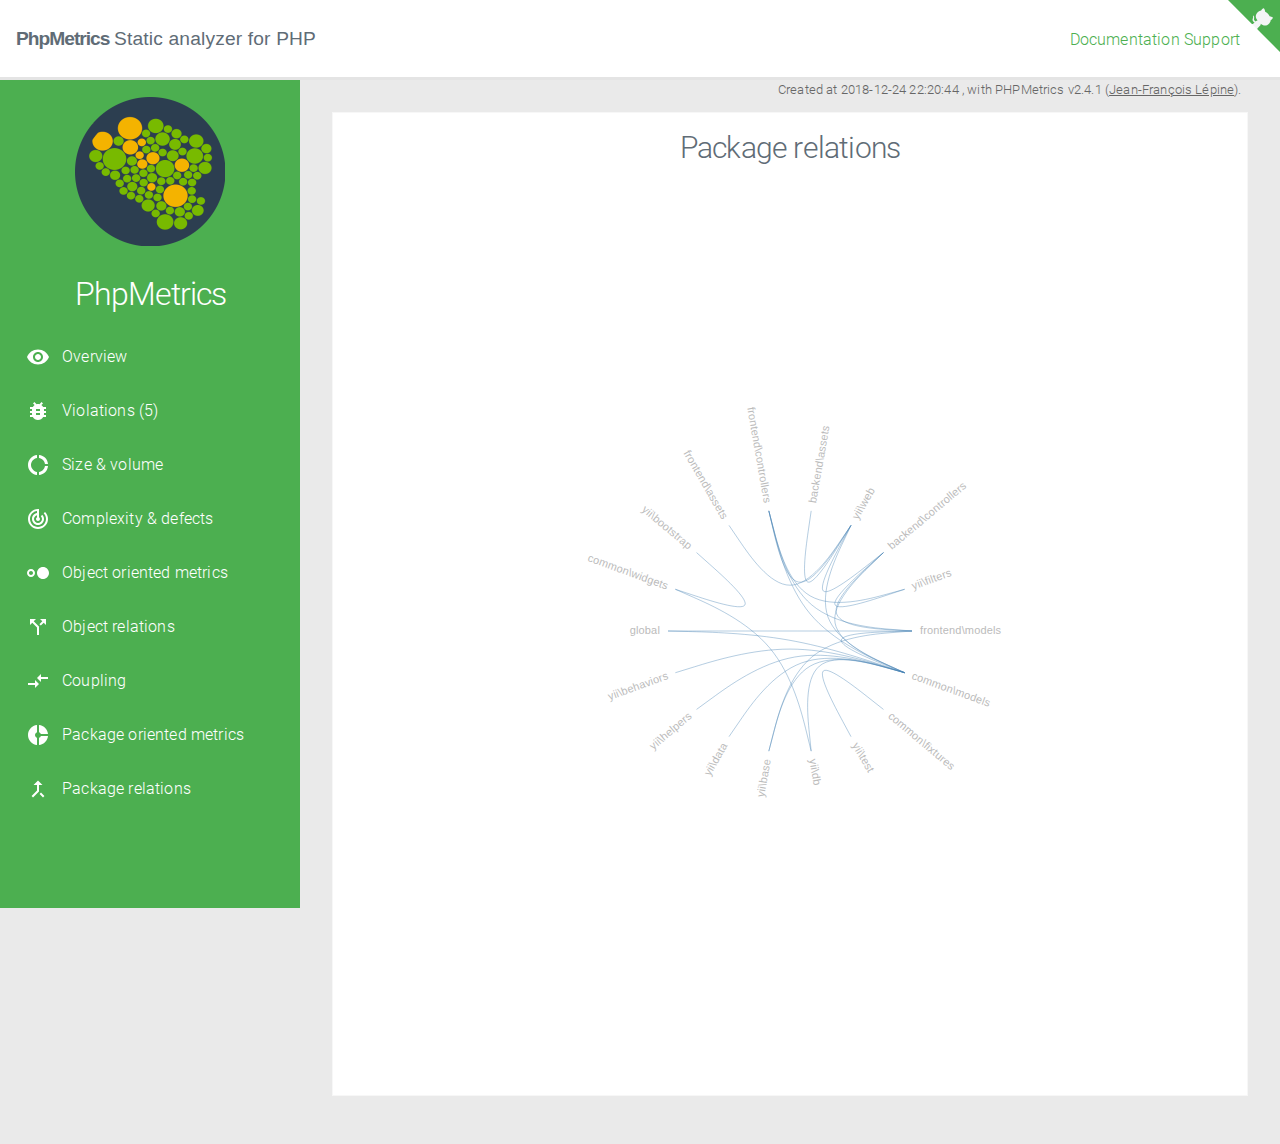
<file: dip/package_relations.html>
<!DOCTYPE html>
<html lang="en">
<head>
    <meta charset="UTF-8">
    <title>PhpMetrics report</title>
    <meta name="viewport" content="width=device-width, initial-scale=1">
    <link rel="stylesheet" href="css/milligram.min.css">
    <link rel="stylesheet" href="css/style.css">
    <link rel="stylesheet" href="css/roboto.css">
    <link rel="stylesheet" href="css/normalize.css">
    <link rel="stylesheet" href="css/material-icons.css">
</head>
<body>


<header class="headerbar">
    <div class="headerbarInner">
        <div class="float-left navigation-title">
            <a href="http://www.phpmetrics.org/">
                <h1 class="title">PhpMetrics</h1>
                <span class="subtitle">
                Static analyzer for PHP
            </span>
            </a>
        </div>
        <ul class="navigation-list float-right">
            <li class="navigation-item">
                <a class="navigation-link" href="http://www.phpmetrics.org/documentation/index.html">Documentation</a>
                <a class="navigation-link" href="https://www.github.com/phpmetrics/phpmetrics">Support</a>
            </li>
        </ul>
    </div>
</header>

<a class="hidden-xs github" href="https://github.com/phpmetrics/phpmetrics"
   title="PhpMetrics on Github" target="blank">
    <svg width="80" height="80" viewBox="0 0 250 250" class="github">
        <path d="M0,0 L115,115 L130,115 L142,142 L250,250 L250,0 Z"></path>
        <path
            d="M128.3,109.0 C113.8,99.7 119.0,89.6 119.0,89.6 C122.0,82.7 120.5,78.6 120.5,78.6 C119.2,72.0 123.4,76.3 123.4,76.3 C127.3,80.9 125.5,87.3 125.5,87.3 C122.9,97.6 130.6,101.9 134.4,103.2"
            fill="currentColor" style="transform-origin: 130px 106px;" class="octo-arm"></path>
        <path
            d="M115.0,115.0 C114.9,115.1 118.7,116.5 119.8,115.4 L133.7,101.6 C136.9,99.2 139.9,98.4 142.2,98.6 C133.8,88.0 127.5,74.4 143.8,58.0 C148.5,53.4 154.0,51.2 159.7,51.0 C160.3,49.4 163.2,43.6 171.4,40.1 C171.4,40.1 176.1,42.5 178.8,56.2 C183.1,58.6 187.2,61.8 190.9,65.4 C194.5,69.0 197.7,73.2 200.1,77.6 C213.8,80.2 216.3,84.9 216.3,84.9 C212.7,93.1 206.9,96.0 205.4,96.6 C205.1,102.4 203.0,107.8 198.3,112.5 C181.9,128.9 168.3,122.5 157.7,114.1 C157.9,116.9 156.7,120.9 152.7,124.9 L141.0,136.5 C139.8,137.7 141.6,141.9 141.8,141.8 Z"
            fill="currentColor" class="octo-body"></path>
    </svg>
</a>


<div class="page">
    <div class="content">
        <div class="report-details">
            Created at 2018-12-24 22:20:44        , with PHPMetrics v2.4.1 (<a href="https://twitter.com/Halleck45">Jean-François Lépine</a>).
        </div>



<div class="row">
    <div class="column">
        <div class="bloc">
            <h4>Package relations</h4>
            <div id="chart-relations"></div>
        </div>
    </div>
</div>

</div>

<!-- Sidebar -->
<div id="sidebar">
    <div class="content">
        <div class="logo">
            <a href="http://www.phpmetrics.org"><img src="images/phpmetrics-maintenability.png"
                                                 alt="Logo PhpMetrics"/></a>
            <h1>PhpMetrics</h1>
        </div>
        <div class="links">
            <ul>
                <li>
                    <a href="index.html">
                        <svg fill="#FFFFFF" height="24" viewBox="0 0 24 24" width="24"
                             xmlns="http://www.w3.org/2000/svg">
                            <path d="M0 0h24v24H0z" fill="none"/>
                            <path
                                d="M12 4.5C7 4.5 2.73 7.61 1 12c1.73 4.39 6 7.5 11 7.5s9.27-3.11 11-7.5c-1.73-4.39-6-7.5-11-7.5zM12 17c-2.76 0-5-2.24-5-5s2.24-5 5-5 5 2.24 5 5-2.24 5-5 5zm0-8c-1.66 0-3 1.34-3 3s1.34 3 3 3 3-1.34 3-3-1.34-3-3-3z"/>
                        </svg>
                        Overview
                    </a>
                </li>
                <li>
                    <a href="violations.html">
                        <svg fill="#FFFFFF" height="24" viewBox="0 0 24 24" width="24" xmlns="http://www.w3.org/2000/svg">
                            <path d="M0 0h24v24H0z" fill="none"/>
                            <path d="M20 8h-2.81c-.45-.78-1.07-1.45-1.82-1.96L17 4.41 15.59 3l-2.17 2.17C12.96 5.06 12.49 5 12 5c-.49 0-.96.06-1.41.17L8.41 3 7 4.41l1.62 1.63C7.88 6.55 7.26 7.22 6.81 8H4v2h2.09c-.05.33-.09.66-.09 1v1H4v2h2v1c0 .34.04.67.09 1H4v2h2.81c1.04 1.79 2.97 3 5.19 3s4.15-1.21 5.19-3H20v-2h-2.09c.05-.33.09-.66.09-1v-1h2v-2h-2v-1c0-.34-.04-.67-.09-1H20V8zm-6 8h-4v-2h4v2zm0-4h-4v-2h4v2z"/>
                        </svg>
                        Violations (5)
                    </a>
                </li>
                                <li>
                    <a href="loc.html">
                        <svg fill="#FFFFFF" height="24" viewBox="0 0 24 24" width="24"
                             xmlns="http://www.w3.org/2000/svg" xmlns:xlink="http://www.w3.org/1999/xlink">
                            <defs>
                                <path d="M0 0h24v24H0z" id="a"/>
                            </defs>
                            <clipPath id="b">
                                <use overflow="visible" xlink:href="#a"/>
                            </clipPath>
                            <path clip-path="url(#b)"
                                  d="M11 5.08V2c-5 .5-9 4.81-9 10s4 9.5 9 10v-3.08c-3-.48-6-3.4-6-6.92s3-6.44 6-6.92zM18.97 11H22c-.47-5-4-8.53-9-9v3.08C16 5.51 18.54 8 18.97 11zM13 18.92V22c5-.47 8.53-4 9-9h-3.03c-.43 3-2.97 5.49-5.97 5.92z"/>
                        </svg>
                        Size &amp; volume
                    </a>
                </li>
                <li>
                    <a href="complexity.html">
                        <svg fill="#FFFFFF" height="24" viewBox="0 0 24 24" width="24"
                             xmlns="http://www.w3.org/2000/svg">
                            <path d="M0 0h24v24H0V0z" fill="none"/>
                            <path
                                d="M19.07 4.93l-1.41 1.41C19.1 7.79 20 9.79 20 12c0 4.42-3.58 8-8 8s-8-3.58-8-8c0-4.08 3.05-7.44 7-7.93v2.02C8.16 6.57 6 9.03 6 12c0 3.31 2.69 6 6 6s6-2.69 6-6c0-1.66-.67-3.16-1.76-4.24l-1.41 1.41C15.55 9.9 16 10.9 16 12c0 2.21-1.79 4-4 4s-4-1.79-4-4c0-1.86 1.28-3.41 3-3.86v2.14c-.6.35-1 .98-1 1.72 0 1.1.9 2 2 2s2-.9 2-2c0-.74-.4-1.38-1-1.72V2h-1C6.48 2 2 6.48 2 12s4.48 10 10 10 10-4.48 10-10c0-2.76-1.12-5.26-2.93-7.07z"/>
                        </svg>
                        Complexity &amp; defects
                    </a>
                </li>
                <li>
                    <a href="oop.html">
                        <svg fill="#FFFFFF" height="24" viewBox="0 0 24 24" width="24"
                             xmlns="http://www.w3.org/2000/svg">
                            <path d="M0 0h24v24H0z" fill="none"/>
                            <path
                                d="M17 6c-3.31 0-6 2.69-6 6s2.69 6 6 6 6-2.69 6-6-2.69-6-6-6zM5 8c-2.21 0-4 1.79-4 4s1.79 4 4 4 4-1.79 4-4-1.79-4-4-4zm0 6c-1.1 0-2-.9-2-2s.9-2 2-2 2 .9 2 2-.9 2-2 2z"/>
                        </svg>
                        Object oriented metrics
                    </a>
                </li>
                <li>
                    <a href="relations.html">
                        <svg fill="#FFFFFF" height="24" viewBox="0 0 24 24" width="24"
                             xmlns="http://www.w3.org/2000/svg">
                            <path d="M0 0h24v24H0z" fill="none"/>
                            <path
                                d="M14 4l2.29 2.29-2.88 2.88 1.42 1.42 2.88-2.88L20 10V4zm-4 0H4v6l2.29-2.29 4.71 4.7V20h2v-8.41l-5.29-5.3z"/>
                        </svg>
                        Object relations
                    </a>
                </li>
                <li>
                    <a href="coupling.html">
                        <svg fill="#FFFFFF" height="24" viewBox="0 0 24 24" width="24"
                             xmlns="http://www.w3.org/2000/svg" xmlns:xlink="http://www.w3.org/1999/xlink">
                            <defs>
                                <path d="M0 0h24v24H0V0z" id="a"/>
                            </defs>
                            <clipPath id="b">
                                <use overflow="visible" xlink:href="#a"/>
                            </clipPath>
                            <path clip-path="url(#b)"
                                  d="M9.01 14H2v2h7.01v3L13 15l-3.99-4v3zm5.98-1v-3H22V8h-7.01V5L11 9l3.99 4z"/>
                        </svg>
                        Coupling
                    </a>
                </li>
                <li>
                    <a href="packages.html">
                        <svg fill="#FFFFFF" height="24" viewBox="0 0 24 24" width="24"
                             xmlns="http://www.w3.org/2000/svg" xmlns:xlink="http://www.w3.org/1999/xlink">
                            <path d="M11 9.16V2c-5 .5-9 4.79-9 10s4 9.5 9 10v-7.16c-1-.41-2-1.52-2-2.84s1-2.43 2-2.84zM14.86 11H22c-.48-4.75-4-8.53-9-9v7.16c1 .3 1.52.98 1.86 1.84zM13 14.84V22c5-.47 8.52-4.25 9-9h-7.14c-.34.86-.86 1.54-1.86 1.84z"/>
                        </svg>
                        Package oriented metrics
                    </a>
                </li>
                <li>
                    <a href="package_relations.html">
                        <svg fill="#FFFFFF" height="24" viewBox="0 0 24 24" width="24"
                             xmlns="http://www.w3.org/2000/svg">
                            <path d="M17 20.41L18.41 19 15 15.59 13.59 17 17 20.41zM7.5 8H11v5.59L5.59 19 7 20.41l6-6V8h3.5L12 3.5 7.5 8z"/>
                        </svg>
                        Package relations
                    </a>
                </li>
                                <!--<li>
                    <a href="all.html">
                        <svg fill="#FFFFFF" height="24" viewBox="0 0 24 24" width="24"
                             xmlns="http://www.w3.org/2000/svg">
                            <path d="M3 3v18h18V3H3zm8 16H5v-6h6v6zm0-8H5V5h6v6zm8 8h-6v-6h6v6zm0-8h-6V5h6v6z"/>
                            <path d="M0 0h24v24H0z" fill="none"/>
                        </svg>
                        All metrics
                    </a>
                </li>-->
                <!--                <li>-->
                <!--                    <a href="#">-->
                <!--                        <svg fill="#FFFFFF" height="24" viewBox="0 0 24 24" width="24"-->
                <!--                             xmlns="http://www.w3.org/2000/svg">-->
                <!--                            <path-->
                <!--                                d="M12 1L3 5v6c0 5.55 3.84 10.74 9 12 5.16-1.26 9-6.45 9-12V5l-9-4zm0 10.99h7c-.53 4.12-3.28 7.79-7 8.94V12H5V6.3l7-3.11v8.8z"/>-->
                <!--                            <path d="M0 0h24v24H0z" fill="none"/>-->
                <!--                        </svg>-->
                <!--                        Third party-->
                <!--                    </a>-->
                <!--                </li>-->
                <!--<li class="sep">
                    <a href="panel.html">
                        <svg fill="#FFFFFF" height="24" viewBox="0 0 24 24" width="24" xmlns="http://www.w3.org/2000/svg">
                            <path d="M0 0h24v24H0z" fill="none"/>
                            <path d="M21 3H3c-1.1 0-2 .9-2 2v12c0 1.1.9 2 2 2h5v2h8v-2h5c1.1 0 1.99-.9 1.99-2L23 5c0-1.1-.9-2-2-2zm0 14H3V5h18v12z"/>
                        </svg>
                        TV Panel
                    </a>
                </li>-->
            </ul>
        </div>
    </div>
</div>
</div>

<script type="text/javascript" src="js/functions.js"></script>
<script type="text/javascript" src="js/d3.v3.js"></script>
<script type="text/javascript" src="js/d3.hexbin.v0.js"></script>
<script type="text/javascript" src="js/sort-table.min.js"></script>
<script type="text/javascript" src="js/graph-maintainability.js"></script>
<script type="text/javascript" src="js/graph-licenses.js"></script>

<script src="js/clusterize.min.js"></script>
<link rel="stylesheet" href="css/clusterize.css">

<script type="text/javascript" src="js/classes.js"></script>

<script type="text/javascript">
    var accessibilityEnabled = false;
</script>

</body>
</html>


<script type="text/javascript">


    var relations = [
    {
        "name": "backend\\assets",
        "size": 3000,
        "relations": [
            "yii\\web"
        ]
    },
    {
        "name": "yii\\web",
        "size": 3000,
        "relations": []
    },
    {
        "name": "backend\\controllers",
        "size": 3000,
        "relations": [
            "yii\\web",
            "yii\\filters",
            "frontend\\models",
            "common\\models"
        ]
    },
    {
        "name": "yii\\filters",
        "size": 3000,
        "relations": []
    },
    {
        "name": "frontend\\models",
        "size": 3000,
        "relations": [
            "yii\\base",
            "common\\models",
            "global"
        ]
    },
    {
        "name": "common\\models",
        "size": 3000,
        "relations": [
            "yii\\db",
            "yii\\base",
            "yii\\data",
            "yii\\helpers",
            "yii\\web",
            "yii\\behaviors",
            "global"
        ]
    },
    {
        "name": "common\\fixtures",
        "size": 3000,
        "relations": [
            "yii\\test"
        ]
    },
    {
        "name": "yii\\test",
        "size": 3000,
        "relations": []
    },
    {
        "name": "yii\\db",
        "size": 3000,
        "relations": []
    },
    {
        "name": "yii\\base",
        "size": 3000,
        "relations": []
    },
    {
        "name": "yii\\data",
        "size": 3000,
        "relations": []
    },
    {
        "name": "yii\\helpers",
        "size": 3000,
        "relations": []
    },
    {
        "name": "yii\\behaviors",
        "size": 3000,
        "relations": []
    },
    {
        "name": "global",
        "size": 3000,
        "relations": []
    },
    {
        "name": "common\\widgets",
        "size": 3000,
        "relations": [
            "yii\\bootstrap",
            "yii\\db"
        ]
    },
    {
        "name": "yii\\bootstrap",
        "size": 3000,
        "relations": []
    },
    {
        "name": "frontend\\assets",
        "size": 3000,
        "relations": [
            "yii\\web"
        ]
    },
    {
        "name": "frontend\\controllers",
        "size": 3000,
        "relations": [
            "yii\\web",
            "yii\\filters",
            "common\\models",
            "frontend\\models"
        ]
    }
];

    /**
     * Thanks to http://bl.ocks.org/mbostock/raw/7607999/
     */
    function updateRelationsChart() {


        var diameter = document.getElementById('chart-relations').offsetWidth,
            radius = diameter / 2,
            innerRadius = radius - 320;

        var cluster = d3.layout.cluster()
            .size([360, innerRadius])
            .sort(null)
            .value(function (d) {
                return d.size;
            });

        var bundle = d3.layout.bundle();

        var line = d3.svg.line.radial()
            .interpolate("bundle")
            .tension(.85)
            .radius(function (d) {
                return d.y;
            })
            .angle(function (d) {
                return d.x / 180 * Math.PI;
            });

        var svg = d3.select("#chart-relations").append("svg")
            .attr("width", diameter)
            .attr("height", diameter)
            .append("g")
            .attr("transform", "translate(" + radius + "," + radius + ")");

        var link = svg.append("g").selectAll(".link"),
            node = svg.append("g").selectAll(".node");


        var nodes = cluster.nodes(packageHierarchy(relations)),
            links = packageImports(nodes);
        link = link
            .data(bundle(links))
            .enter().append("path")
            .each(function (d) {
                d.source = d[0], d.target = d[d.length - 1];
            })
            .attr("class", "link")
            .attr("d", line);

        node = node
            .data(nodes.filter(function (n) {
                return !n.children;
            }))
            .enter().append("text")
            .attr("class", "node")
            .attr("dy", ".31em")
            .attr("transform", function (d) {
                return "rotate(" + (d.x - 90) + ")translate(" + (d.y + 8) + ",0)" + (d.x < 180 ? "" : "rotate(180)");
            })
            .style("text-anchor", function (d) {
                return d.x < 180 ? "start" : "end";
            })
            .text(function (d) {
                return d.key;
            })
            .on("mouseover", mouseovered)
            .on("mouseout", mouseouted);


//        d3.data(relations);

        function mouseovered(d) {
            node
                .each(function (n) {
                    n.target = n.source = false;
                });

            link
                .classed("link--target", function (l) {
                    if (l.target === d) return l.source.source = true;
                })
                .classed("link--source", function (l) {
                    if (l.source === d) return l.target.target = true;
                })
                .filter(function (l) {
                    return l.target === d || l.source === d;
                })
                .each(function () {
                    this.parentNode.appendChild(this);
                });

            node
                .classed("node--target", function (n) {
                    return n.target;
                })
                .classed("node--source", function (n) {
                    return n.source;
                });
        }

        function mouseouted(d) {
            link
                .classed("link--target", false)
                .classed("link--source", false);

            node
                .classed("node--target", false)
                .classed("node--source", false);
        }

        d3.select(self.frameElement).style("height", diameter + "px");

        // Lazily construct the package hierarchy from class names.
        function packageHierarchy(classes) {
            var map = {};

            function find(name, data) {
                name = (data ? name + ' ' : name);
                var node = map[name];
                if (!node) {
                    node = map[name] = data || {name: name, children: []};
                    if (name.length) {
                        node.parent = find("");
                        if (!node.parent.children) {
                            node.parent.children = []; // fix anomalies
                        }
                        node.parent.children.push(node);
                        node.key = name.trim();
                    }
                }
                return node;
            }

            classes.forEach(function (d) {
                find(d.name, d);
            });

            return map[""];
        }

        // Return a list of imports for the given array of nodes.
        function packageImports(nodes) {
            var map = {},
                imports = [];

            // Compute a map from name to node.
            nodes.forEach(function (d) {
                map[d.name] = d;
            });

            // For each import, construct a link from the source to target node.
            nodes.forEach(function (d) {
                if (d.relations) d.relations.forEach(function (i) {
                    imports.push({source: map[d.name], target: map[i]});
                });
            });

            return imports;
        }


    }

    document.onreadystatechange = function () {
        if (document.readyState === 'complete') {
            updateRelationsChart();
        }
    };

</script>
</file>
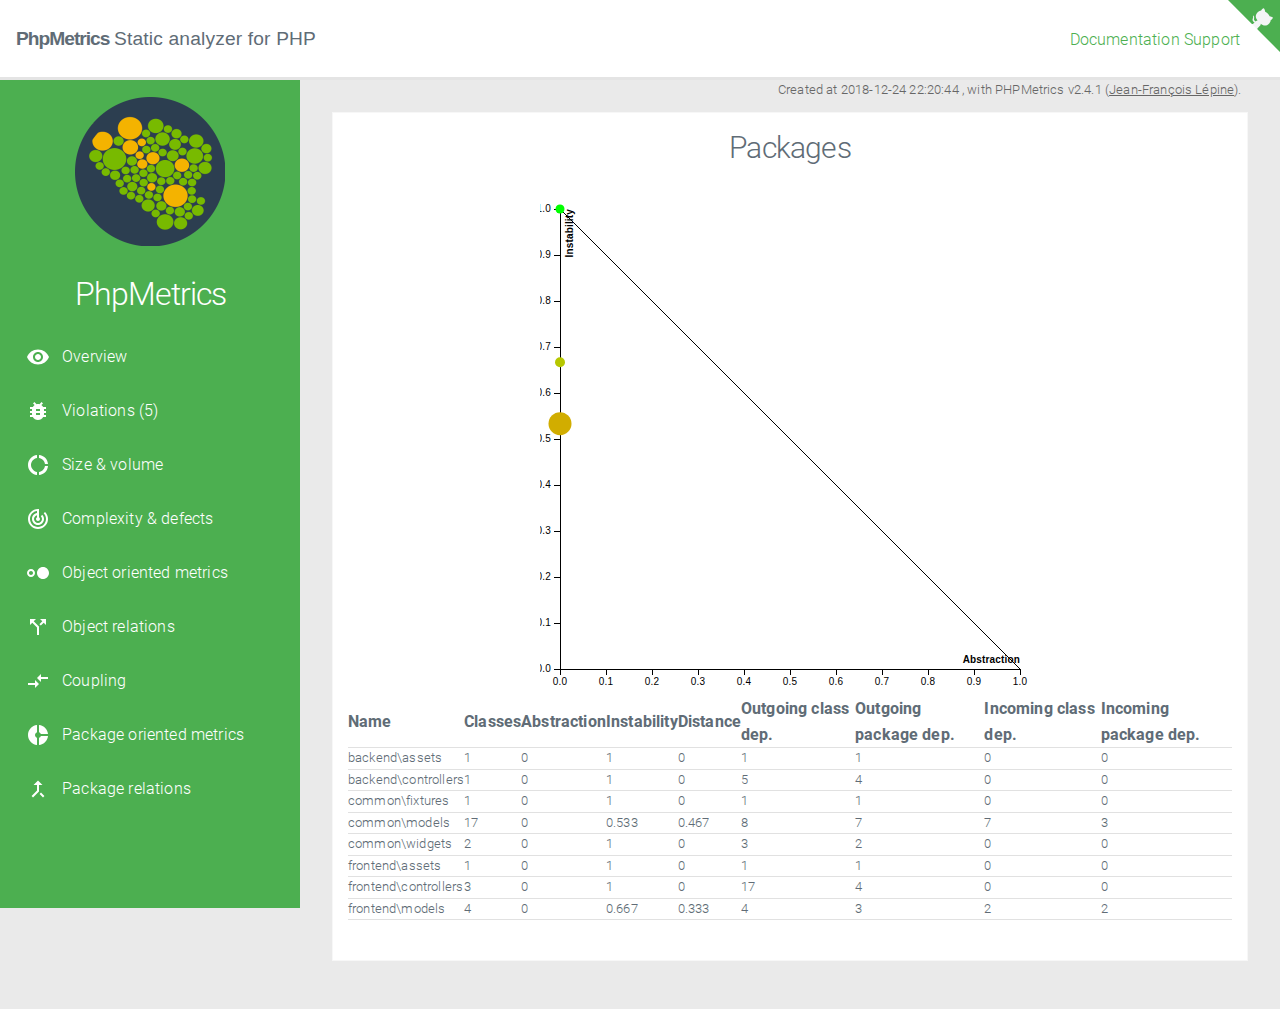
<file: dip/packages.html>
<!DOCTYPE html>
<html lang="en">
<head>
    <meta charset="UTF-8">
    <title>PhpMetrics report</title>
    <meta name="viewport" content="width=device-width, initial-scale=1">
    <link rel="stylesheet" href="css/milligram.min.css">
    <link rel="stylesheet" href="css/style.css">
    <link rel="stylesheet" href="css/roboto.css">
    <link rel="stylesheet" href="css/normalize.css">
    <link rel="stylesheet" href="css/material-icons.css">
</head>
<body>


<header class="headerbar">
    <div class="headerbarInner">
        <div class="float-left navigation-title">
            <a href="http://www.phpmetrics.org/">
                <h1 class="title">PhpMetrics</h1>
                <span class="subtitle">
                Static analyzer for PHP
            </span>
            </a>
        </div>
        <ul class="navigation-list float-right">
            <li class="navigation-item">
                <a class="navigation-link" href="http://www.phpmetrics.org/documentation/index.html">Documentation</a>
                <a class="navigation-link" href="https://www.github.com/phpmetrics/phpmetrics">Support</a>
            </li>
        </ul>
    </div>
</header>

<a class="hidden-xs github" href="https://github.com/phpmetrics/phpmetrics"
   title="PhpMetrics on Github" target="blank">
    <svg width="80" height="80" viewBox="0 0 250 250" class="github">
        <path d="M0,0 L115,115 L130,115 L142,142 L250,250 L250,0 Z"></path>
        <path
            d="M128.3,109.0 C113.8,99.7 119.0,89.6 119.0,89.6 C122.0,82.7 120.5,78.6 120.5,78.6 C119.2,72.0 123.4,76.3 123.4,76.3 C127.3,80.9 125.5,87.3 125.5,87.3 C122.9,97.6 130.6,101.9 134.4,103.2"
            fill="currentColor" style="transform-origin: 130px 106px;" class="octo-arm"></path>
        <path
            d="M115.0,115.0 C114.9,115.1 118.7,116.5 119.8,115.4 L133.7,101.6 C136.9,99.2 139.9,98.4 142.2,98.6 C133.8,88.0 127.5,74.4 143.8,58.0 C148.5,53.4 154.0,51.2 159.7,51.0 C160.3,49.4 163.2,43.6 171.4,40.1 C171.4,40.1 176.1,42.5 178.8,56.2 C183.1,58.6 187.2,61.8 190.9,65.4 C194.5,69.0 197.7,73.2 200.1,77.6 C213.8,80.2 216.3,84.9 216.3,84.9 C212.7,93.1 206.9,96.0 205.4,96.6 C205.1,102.4 203.0,107.8 198.3,112.5 C181.9,128.9 168.3,122.5 157.7,114.1 C157.9,116.9 156.7,120.9 152.7,124.9 L141.0,136.5 C139.8,137.7 141.6,141.9 141.8,141.8 Z"
            fill="currentColor" class="octo-body"></path>
    </svg>
</a>


<div class="page">
    <div class="content">
        <div class="report-details">
            Created at 2018-12-24 22:20:44        , with PHPMetrics v2.4.1 (<a href="https://twitter.com/Halleck45">Jean-François Lépine</a>).
        </div>

    <div class="row">
        <div class="column">
            <div class="bloc">
                <h4>Packages</h4>

                <div id="distances" class="scattered-plot"></div>

                <table class="js-sort-table" id="table-length">
                    <thead>
                    <tr>
                        <th>Name</th>
                        <th class="js-sort-number">Classes</th>
                        <th class="js-sort-number">Abstraction</th>
                        <th class="js-sort-number">Instability</th>
                        <th class="js-sort-number">Distance</th>
                        <th class="js-sort-number">Outgoing class dep.</th>
                        <th class="js-sort-number">Outgoing package dep.</th>
                        <th class="js-sort-number">Incoming class dep.</th>
                        <th class="js-sort-number">Incoming package dep.</th>
                    </tr>
                    </thead>
                                            <tr>
                            <td>backend\assets</td>
                            <td>1</td>
                            <td>0</td>
                            <td>1</td>
                            <td>0</td>
                            <td>1</td>
                            <td>1</td>
                            <td>0</td>
                            <td>0</td>
                        </tr>
                                            <tr>
                            <td>backend\controllers</td>
                            <td>1</td>
                            <td>0</td>
                            <td>1</td>
                            <td>0</td>
                            <td>5</td>
                            <td>4</td>
                            <td>0</td>
                            <td>0</td>
                        </tr>
                                            <tr>
                            <td>common\fixtures</td>
                            <td>1</td>
                            <td>0</td>
                            <td>1</td>
                            <td>0</td>
                            <td>1</td>
                            <td>1</td>
                            <td>0</td>
                            <td>0</td>
                        </tr>
                                            <tr>
                            <td>common\models</td>
                            <td>17</td>
                            <td>0</td>
                            <td>0.533</td>
                            <td>0.467</td>
                            <td>8</td>
                            <td>7</td>
                            <td>7</td>
                            <td>3</td>
                        </tr>
                                            <tr>
                            <td>common\widgets</td>
                            <td>2</td>
                            <td>0</td>
                            <td>1</td>
                            <td>0</td>
                            <td>3</td>
                            <td>2</td>
                            <td>0</td>
                            <td>0</td>
                        </tr>
                                            <tr>
                            <td>frontend\assets</td>
                            <td>1</td>
                            <td>0</td>
                            <td>1</td>
                            <td>0</td>
                            <td>1</td>
                            <td>1</td>
                            <td>0</td>
                            <td>0</td>
                        </tr>
                                            <tr>
                            <td>frontend\controllers</td>
                            <td>3</td>
                            <td>0</td>
                            <td>1</td>
                            <td>0</td>
                            <td>17</td>
                            <td>4</td>
                            <td>0</td>
                            <td>0</td>
                        </tr>
                                            <tr>
                            <td>frontend\models</td>
                            <td>4</td>
                            <td>0</td>
                            <td>0.667</td>
                            <td>0.333</td>
                            <td>4</td>
                            <td>3</td>
                            <td>2</td>
                            <td>2</td>
                        </tr>
                                    </table>
            </div>
        </div>
    </div>
</div>

<!-- Sidebar -->
<div id="sidebar">
    <div class="content">
        <div class="logo">
            <a href="http://www.phpmetrics.org"><img src="images/phpmetrics-maintenability.png"
                                                 alt="Logo PhpMetrics"/></a>
            <h1>PhpMetrics</h1>
        </div>
        <div class="links">
            <ul>
                <li>
                    <a href="index.html">
                        <svg fill="#FFFFFF" height="24" viewBox="0 0 24 24" width="24"
                             xmlns="http://www.w3.org/2000/svg">
                            <path d="M0 0h24v24H0z" fill="none"/>
                            <path
                                d="M12 4.5C7 4.5 2.73 7.61 1 12c1.73 4.39 6 7.5 11 7.5s9.27-3.11 11-7.5c-1.73-4.39-6-7.5-11-7.5zM12 17c-2.76 0-5-2.24-5-5s2.24-5 5-5 5 2.24 5 5-2.24 5-5 5zm0-8c-1.66 0-3 1.34-3 3s1.34 3 3 3 3-1.34 3-3-1.34-3-3-3z"/>
                        </svg>
                        Overview
                    </a>
                </li>
                <li>
                    <a href="violations.html">
                        <svg fill="#FFFFFF" height="24" viewBox="0 0 24 24" width="24" xmlns="http://www.w3.org/2000/svg">
                            <path d="M0 0h24v24H0z" fill="none"/>
                            <path d="M20 8h-2.81c-.45-.78-1.07-1.45-1.82-1.96L17 4.41 15.59 3l-2.17 2.17C12.96 5.06 12.49 5 12 5c-.49 0-.96.06-1.41.17L8.41 3 7 4.41l1.62 1.63C7.88 6.55 7.26 7.22 6.81 8H4v2h2.09c-.05.33-.09.66-.09 1v1H4v2h2v1c0 .34.04.67.09 1H4v2h2.81c1.04 1.79 2.97 3 5.19 3s4.15-1.21 5.19-3H20v-2h-2.09c.05-.33.09-.66.09-1v-1h2v-2h-2v-1c0-.34-.04-.67-.09-1H20V8zm-6 8h-4v-2h4v2zm0-4h-4v-2h4v2z"/>
                        </svg>
                        Violations (5)
                    </a>
                </li>
                                <li>
                    <a href="loc.html">
                        <svg fill="#FFFFFF" height="24" viewBox="0 0 24 24" width="24"
                             xmlns="http://www.w3.org/2000/svg" xmlns:xlink="http://www.w3.org/1999/xlink">
                            <defs>
                                <path d="M0 0h24v24H0z" id="a"/>
                            </defs>
                            <clipPath id="b">
                                <use overflow="visible" xlink:href="#a"/>
                            </clipPath>
                            <path clip-path="url(#b)"
                                  d="M11 5.08V2c-5 .5-9 4.81-9 10s4 9.5 9 10v-3.08c-3-.48-6-3.4-6-6.92s3-6.44 6-6.92zM18.97 11H22c-.47-5-4-8.53-9-9v3.08C16 5.51 18.54 8 18.97 11zM13 18.92V22c5-.47 8.53-4 9-9h-3.03c-.43 3-2.97 5.49-5.97 5.92z"/>
                        </svg>
                        Size &amp; volume
                    </a>
                </li>
                <li>
                    <a href="complexity.html">
                        <svg fill="#FFFFFF" height="24" viewBox="0 0 24 24" width="24"
                             xmlns="http://www.w3.org/2000/svg">
                            <path d="M0 0h24v24H0V0z" fill="none"/>
                            <path
                                d="M19.07 4.93l-1.41 1.41C19.1 7.79 20 9.79 20 12c0 4.42-3.58 8-8 8s-8-3.58-8-8c0-4.08 3.05-7.44 7-7.93v2.02C8.16 6.57 6 9.03 6 12c0 3.31 2.69 6 6 6s6-2.69 6-6c0-1.66-.67-3.16-1.76-4.24l-1.41 1.41C15.55 9.9 16 10.9 16 12c0 2.21-1.79 4-4 4s-4-1.79-4-4c0-1.86 1.28-3.41 3-3.86v2.14c-.6.35-1 .98-1 1.72 0 1.1.9 2 2 2s2-.9 2-2c0-.74-.4-1.38-1-1.72V2h-1C6.48 2 2 6.48 2 12s4.48 10 10 10 10-4.48 10-10c0-2.76-1.12-5.26-2.93-7.07z"/>
                        </svg>
                        Complexity &amp; defects
                    </a>
                </li>
                <li>
                    <a href="oop.html">
                        <svg fill="#FFFFFF" height="24" viewBox="0 0 24 24" width="24"
                             xmlns="http://www.w3.org/2000/svg">
                            <path d="M0 0h24v24H0z" fill="none"/>
                            <path
                                d="M17 6c-3.31 0-6 2.69-6 6s2.69 6 6 6 6-2.69 6-6-2.69-6-6-6zM5 8c-2.21 0-4 1.79-4 4s1.79 4 4 4 4-1.79 4-4-1.79-4-4-4zm0 6c-1.1 0-2-.9-2-2s.9-2 2-2 2 .9 2 2-.9 2-2 2z"/>
                        </svg>
                        Object oriented metrics
                    </a>
                </li>
                <li>
                    <a href="relations.html">
                        <svg fill="#FFFFFF" height="24" viewBox="0 0 24 24" width="24"
                             xmlns="http://www.w3.org/2000/svg">
                            <path d="M0 0h24v24H0z" fill="none"/>
                            <path
                                d="M14 4l2.29 2.29-2.88 2.88 1.42 1.42 2.88-2.88L20 10V4zm-4 0H4v6l2.29-2.29 4.71 4.7V20h2v-8.41l-5.29-5.3z"/>
                        </svg>
                        Object relations
                    </a>
                </li>
                <li>
                    <a href="coupling.html">
                        <svg fill="#FFFFFF" height="24" viewBox="0 0 24 24" width="24"
                             xmlns="http://www.w3.org/2000/svg" xmlns:xlink="http://www.w3.org/1999/xlink">
                            <defs>
                                <path d="M0 0h24v24H0V0z" id="a"/>
                            </defs>
                            <clipPath id="b">
                                <use overflow="visible" xlink:href="#a"/>
                            </clipPath>
                            <path clip-path="url(#b)"
                                  d="M9.01 14H2v2h7.01v3L13 15l-3.99-4v3zm5.98-1v-3H22V8h-7.01V5L11 9l3.99 4z"/>
                        </svg>
                        Coupling
                    </a>
                </li>
                <li>
                    <a href="packages.html">
                        <svg fill="#FFFFFF" height="24" viewBox="0 0 24 24" width="24"
                             xmlns="http://www.w3.org/2000/svg" xmlns:xlink="http://www.w3.org/1999/xlink">
                            <path d="M11 9.16V2c-5 .5-9 4.79-9 10s4 9.5 9 10v-7.16c-1-.41-2-1.52-2-2.84s1-2.43 2-2.84zM14.86 11H22c-.48-4.75-4-8.53-9-9v7.16c1 .3 1.52.98 1.86 1.84zM13 14.84V22c5-.47 8.52-4.25 9-9h-7.14c-.34.86-.86 1.54-1.86 1.84z"/>
                        </svg>
                        Package oriented metrics
                    </a>
                </li>
                <li>
                    <a href="package_relations.html">
                        <svg fill="#FFFFFF" height="24" viewBox="0 0 24 24" width="24"
                             xmlns="http://www.w3.org/2000/svg">
                            <path d="M17 20.41L18.41 19 15 15.59 13.59 17 17 20.41zM7.5 8H11v5.59L5.59 19 7 20.41l6-6V8h3.5L12 3.5 7.5 8z"/>
                        </svg>
                        Package relations
                    </a>
                </li>
                                <!--<li>
                    <a href="all.html">
                        <svg fill="#FFFFFF" height="24" viewBox="0 0 24 24" width="24"
                             xmlns="http://www.w3.org/2000/svg">
                            <path d="M3 3v18h18V3H3zm8 16H5v-6h6v6zm0-8H5V5h6v6zm8 8h-6v-6h6v6zm0-8h-6V5h6v6z"/>
                            <path d="M0 0h24v24H0z" fill="none"/>
                        </svg>
                        All metrics
                    </a>
                </li>-->
                <!--                <li>-->
                <!--                    <a href="#">-->
                <!--                        <svg fill="#FFFFFF" height="24" viewBox="0 0 24 24" width="24"-->
                <!--                             xmlns="http://www.w3.org/2000/svg">-->
                <!--                            <path-->
                <!--                                d="M12 1L3 5v6c0 5.55 3.84 10.74 9 12 5.16-1.26 9-6.45 9-12V5l-9-4zm0 10.99h7c-.53 4.12-3.28 7.79-7 8.94V12H5V6.3l7-3.11v8.8z"/>-->
                <!--                            <path d="M0 0h24v24H0z" fill="none"/>-->
                <!--                        </svg>-->
                <!--                        Third party-->
                <!--                    </a>-->
                <!--                </li>-->
                <!--<li class="sep">
                    <a href="panel.html">
                        <svg fill="#FFFFFF" height="24" viewBox="0 0 24 24" width="24" xmlns="http://www.w3.org/2000/svg">
                            <path d="M0 0h24v24H0z" fill="none"/>
                            <path d="M21 3H3c-1.1 0-2 .9-2 2v12c0 1.1.9 2 2 2h5v2h8v-2h5c1.1 0 1.99-.9 1.99-2L23 5c0-1.1-.9-2-2-2zm0 14H3V5h18v12z"/>
                        </svg>
                        TV Panel
                    </a>
                </li>-->
            </ul>
        </div>
    </div>
</div>
</div>

<script type="text/javascript" src="js/functions.js"></script>
<script type="text/javascript" src="js/d3.v3.js"></script>
<script type="text/javascript" src="js/d3.hexbin.v0.js"></script>
<script type="text/javascript" src="js/sort-table.min.js"></script>
<script type="text/javascript" src="js/graph-maintainability.js"></script>
<script type="text/javascript" src="js/graph-licenses.js"></script>

<script src="js/clusterize.min.js"></script>
<link rel="stylesheet" href="css/clusterize.css">

<script type="text/javascript" src="js/classes.js"></script>

<script type="text/javascript">
    var accessibilityEnabled = false;
</script>

</body>
</html>
<script type="text/javascript">
    /**
     * Thx to http://bl.ocks.org/weiglemc/6185069
     */
    var margin = {top: 20, right: 20, bottom: 20, left: 20},
        width = 500 - margin.left - margin.right,
        height = 500 - margin.top - margin.bottom;

    var spots = [
    {
        "name": "backend\\assets",
        "abstraction": 0,
        "instability": 1,
        "distance": 0,
        "normalizedDistance": 0,
        "classCount": 1
    },
    {
        "name": "backend\\controllers",
        "abstraction": 0,
        "instability": 1,
        "distance": 0,
        "normalizedDistance": 0,
        "classCount": 1
    },
    {
        "name": "common\\fixtures",
        "abstraction": 0,
        "instability": 1,
        "distance": 0,
        "normalizedDistance": 0,
        "classCount": 1
    },
    {
        "name": "common\\models",
        "abstraction": 0,
        "instability": 0.53333333333333,
        "distance": 0.32998316455372,
        "normalizedDistance": 0.46666666666667,
        "classCount": 17
    },
    {
        "name": "common\\widgets",
        "abstraction": 0,
        "instability": 1,
        "distance": 0,
        "normalizedDistance": 0,
        "classCount": 2
    },
    {
        "name": "frontend\\assets",
        "abstraction": 0,
        "instability": 1,
        "distance": 0,
        "normalizedDistance": 0,
        "classCount": 1
    },
    {
        "name": "frontend\\controllers",
        "abstraction": 0,
        "instability": 1,
        "distance": 0,
        "normalizedDistance": 0,
        "classCount": 3
    },
    {
        "name": "frontend\\models",
        "abstraction": 0,
        "instability": 0.66666666666667,
        "distance": 0.23570226039552,
        "normalizedDistance": 0.33333333333333,
        "classCount": 4
    }
];

    /*
     * value accessor - returns the value to encode for a given data object.
     * scale - maps value to a visual display encoding, such as a pixel position.
     * map function - maps from data value to display value
     * axis - sets up axis
     */

    // setup x
    var xValue = function(d) { return d.abstraction;}, // data -> value
        xScale = d3.scale.linear().range([0, width]), // value -> display
        xMap = function(d) { return xScale(xValue(d));}, // data -> display
        xAxis = d3.svg.axis().scale(xScale).orient("bottom");

    // setup y
    var yValue = function(d) { return d.instability;}, // data -> value
        yScale = d3.scale.linear().range([height, 0]), // value -> display
        yMap = function(d) { return yScale(yValue(d));}, // data -> display
        yAxis = d3.svg.axis().scale(yScale).orient("left");

    // setup fill color
    var cValue = function(d) { return d.normalizedDistance;},
        color = d3.scale.linear().domain([0,1])
            .interpolate(d3.interpolateHcl)
            .range([d3.rgb("#00FF00"), d3.rgb('#FF0000')])

    // add the graph canvas to #distances
    var svg = d3.select("#distances").append("svg")
        .attr("width", width + margin.left + margin.right)
        .attr("height", height + margin.top + margin.bottom)
        .append("g")
        .attr("transform", "translate(" + margin.left + "," + margin.top + ")");

    // add the tooltip area to the webpage
    var tooltip = d3.select("#distances").append("div")
        .attr("class", "tooltip")
        .style("opacity", 0);

    // x-axis
    svg
        .append("g")
            .attr("class", "x axis")
            .attr("transform", "translate(0," + height + ")")
            .call(xAxis)
        .append("text")
            .attr("class", "label")
            .attr("x", width)
            .attr("y", -6)
            .style("text-anchor", "end")
            .text("Abstraction");

    // y-axis
    svg
        .append("g")
            .attr("class", "y axis")
            .call(yAxis)
        .append("text")
            .attr("class", "label")
            .attr("transform", "rotate(-90)")
            .attr("y", 6)
            .attr("dy", ".71em")
            .style("text-anchor", "end")
            .text("Instability");

    // optimal distance line
    svg.append("path")
        .attr("class", "line")
        .attr("d", (d3.svg.line().x(function (d) { return xScale(d); }).y(function (d) { return yScale(1-d); }))([0, 1]));

    // draw dots
    svg.selectAll(".dot")
        .data(spots)
        .enter().append("circle")
        .attr("class", "dot")
        .attr("r", function(d) { return 3.0 + 0.5 * d.classCount; })
        .attr("cx", xMap)
        .attr("cy", yMap)
        .style("fill", function(d) { return color(cValue(d));})
        .on("mouseover", function(d) {
            tooltip.transition()
                .duration(200)
                .style("opacity", .9);
            tooltip.html(d.name + "<br/> (" + (Math.round(1000 * xValue(d)) / 1000)
                + ", " + (Math.round(1000 * yValue(d)) / 1000) + ")")
                .style("left", (d3.event.pageX + 5) + "px")
                .style("top", (d3.event.pageY - 28) + "px");
        })
        .on("mouseout", function(d) {
            tooltip.transition()
                .duration(500)
                .style("opacity", 0);
        });
</script>
</file>
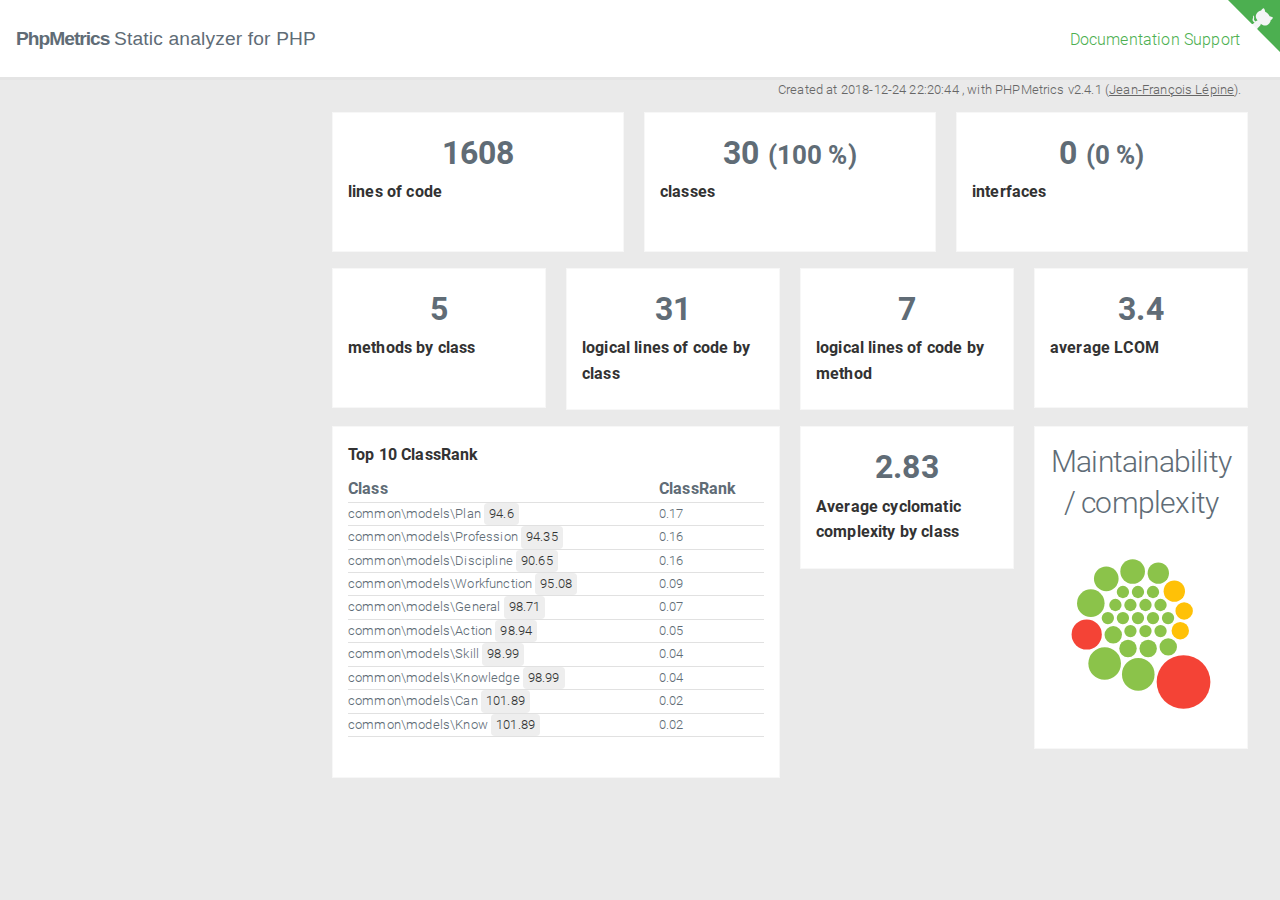
<file: dip/panel.html>
<!DOCTYPE html>
<html lang="en">
<head>
    <meta charset="UTF-8">
    <title>PhpMetrics report</title>
    <meta name="viewport" content="width=device-width, initial-scale=1">
    <link rel="stylesheet" href="css/milligram.min.css">
    <link rel="stylesheet" href="css/style.css">
    <link rel="stylesheet" href="css/roboto.css">
    <link rel="stylesheet" href="css/normalize.css">
    <link rel="stylesheet" href="css/material-icons.css">
</head>
<body>


<header class="headerbar">
    <div class="headerbarInner">
        <div class="float-left navigation-title">
            <a href="http://www.phpmetrics.org/">
                <h1 class="title">PhpMetrics</h1>
                <span class="subtitle">
                Static analyzer for PHP
            </span>
            </a>
        </div>
        <ul class="navigation-list float-right">
            <li class="navigation-item">
                <a class="navigation-link" href="http://www.phpmetrics.org/documentation/index.html">Documentation</a>
                <a class="navigation-link" href="https://www.github.com/phpmetrics/phpmetrics">Support</a>
            </li>
        </ul>
    </div>
</header>

<a class="hidden-xs github" href="https://github.com/phpmetrics/phpmetrics"
   title="PhpMetrics on Github" target="blank">
    <svg width="80" height="80" viewBox="0 0 250 250" class="github">
        <path d="M0,0 L115,115 L130,115 L142,142 L250,250 L250,0 Z"></path>
        <path
            d="M128.3,109.0 C113.8,99.7 119.0,89.6 119.0,89.6 C122.0,82.7 120.5,78.6 120.5,78.6 C119.2,72.0 123.4,76.3 123.4,76.3 C127.3,80.9 125.5,87.3 125.5,87.3 C122.9,97.6 130.6,101.9 134.4,103.2"
            fill="currentColor" style="transform-origin: 130px 106px;" class="octo-arm"></path>
        <path
            d="M115.0,115.0 C114.9,115.1 118.7,116.5 119.8,115.4 L133.7,101.6 C136.9,99.2 139.9,98.4 142.2,98.6 C133.8,88.0 127.5,74.4 143.8,58.0 C148.5,53.4 154.0,51.2 159.7,51.0 C160.3,49.4 163.2,43.6 171.4,40.1 C171.4,40.1 176.1,42.5 178.8,56.2 C183.1,58.6 187.2,61.8 190.9,65.4 C194.5,69.0 197.7,73.2 200.1,77.6 C213.8,80.2 216.3,84.9 216.3,84.9 C212.7,93.1 206.9,96.0 205.4,96.6 C205.1,102.4 203.0,107.8 198.3,112.5 C181.9,128.9 168.3,122.5 157.7,114.1 C157.9,116.9 156.7,120.9 152.7,124.9 L141.0,136.5 C139.8,137.7 141.6,141.9 141.8,141.8 Z"
            fill="currentColor" class="octo-body"></path>
    </svg>
</a>


<div class="page">
    <div class="content">
        <div class="report-details">
            Created at 2018-12-24 22:20:44        , with PHPMetrics v2.4.1 (<a href="https://twitter.com/Halleck45">Jean-François Lépine</a>).
        </div>

    <div class="row">
        <div class="column">
            <div class="bloc bloc-number">
                <div class="number">1608</div>
                <div class="label">lines of code </div>
            </div>
        </div>
        <div class="column">
            <div class="bloc bloc-number">
                <div class="number">
                    30                    <small> (100                        %)
                    </small>
                </div>
                <div class="label">classes </div>
            </div>
        </div>
        <div class="column">
            <div class="bloc bloc-number">
                <div class="number">0                    <small> (0                        %)
                    </small>
                </div>
                <div class="label">interfaces </div>
            </div>
        </div>


    </div>

    <div class="row">

        <div class="column">
            <div class="bloc bloc-number">
                <div
                    class="number">5</div>
                <div class="label">methods by class</div>
            </div>
        </div>
        <div class="column">
            <div class="bloc bloc-number">
                <div class="number">31</div>
                <div class="label">logical lines of code by class</div>
            </div>
        </div>


        <div class="column">
            <div class="bloc bloc-number">
                <div class="number">7</div>
                <div class="label">logical lines of code by method</div>
            </div>
        </div>

        <div class="column">
            <div class="bloc bloc-number">
                <div
                    class="number">3.4</div>
                <div class="label">average LCOM </div>
            </div>
        </div>
    </div>

    <div class="row">
        <div class="column column-50">
            <div class="bloc bloc-number">
                <div class="label">Top 10 ClassRank</div>
                <table id="table-pagerank">
                    <thead>
                    <tr>
                        <th>Class</th>
                        <th>ClassRank</th>
                    </tr>
                    </thead>
                    <tbody>
                                            <tr>
                            <td>common\models\Plan <span class="badge"
                                                                    title="Maintainability Index">94.6</span>
                            </td>
                            <td>0.17</td>
                        </tr>
                                            <tr>
                            <td>common\models\Profession <span class="badge"
                                                                    title="Maintainability Index">94.35</span>
                            </td>
                            <td>0.16</td>
                        </tr>
                                            <tr>
                            <td>common\models\Discipline <span class="badge"
                                                                    title="Maintainability Index">90.65</span>
                            </td>
                            <td>0.16</td>
                        </tr>
                                            <tr>
                            <td>common\models\Workfunction <span class="badge"
                                                                    title="Maintainability Index">95.08</span>
                            </td>
                            <td>0.09</td>
                        </tr>
                                            <tr>
                            <td>common\models\General <span class="badge"
                                                                    title="Maintainability Index">98.71</span>
                            </td>
                            <td>0.07</td>
                        </tr>
                                            <tr>
                            <td>common\models\Action <span class="badge"
                                                                    title="Maintainability Index">98.94</span>
                            </td>
                            <td>0.05</td>
                        </tr>
                                            <tr>
                            <td>common\models\Skill <span class="badge"
                                                                    title="Maintainability Index">98.99</span>
                            </td>
                            <td>0.04</td>
                        </tr>
                                            <tr>
                            <td>common\models\Knowledge <span class="badge"
                                                                    title="Maintainability Index">98.99</span>
                            </td>
                            <td>0.04</td>
                        </tr>
                                            <tr>
                            <td>common\models\Can <span class="badge"
                                                                    title="Maintainability Index">101.89</span>
                            </td>
                            <td>0.02</td>
                        </tr>
                                            <tr>
                            <td>common\models\Know <span class="badge"
                                                                    title="Maintainability Index">101.89</span>
                            </td>
                            <td>0.02</td>
                        </tr>
                                        </tbody>
                </table>

            </div>

        </div>
        <div class="column">
            <div class="bloc bloc-number">
                <div class="number">
                    2.83                </div>
                <div class="label">Average cyclomatic complexity by class </div>
            </div>
        </div>
        <div class="column">
            <div class="bloc">
                <h4>Maintainability / complexity</h4>
                <div id="svg-maintainability"></div>
            </div>
        </div>



    </div>

    <script type="text/javascript">
        document.onreadystatechange = function () {
            if (document.readyState === 'complete') {
                chartMaintainability();
            }
        };
    </script>

</div>

<!-- Sidebar -->
</div>

<script type="text/javascript" src="js/functions.js"></script>
<script type="text/javascript" src="js/d3.v3.js"></script>
<script type="text/javascript" src="js/d3.hexbin.v0.js"></script>
<script type="text/javascript" src="js/sort-table.min.js"></script>
<script type="text/javascript" src="js/graph-maintainability.js"></script>
<script type="text/javascript" src="js/graph-licenses.js"></script>

<script src="js/clusterize.min.js"></script>
<link rel="stylesheet" href="css/clusterize.css">

<script type="text/javascript" src="js/classes.js"></script>

<script type="text/javascript">
    var accessibilityEnabled = false;
</script>

</body>
</html>
</file>
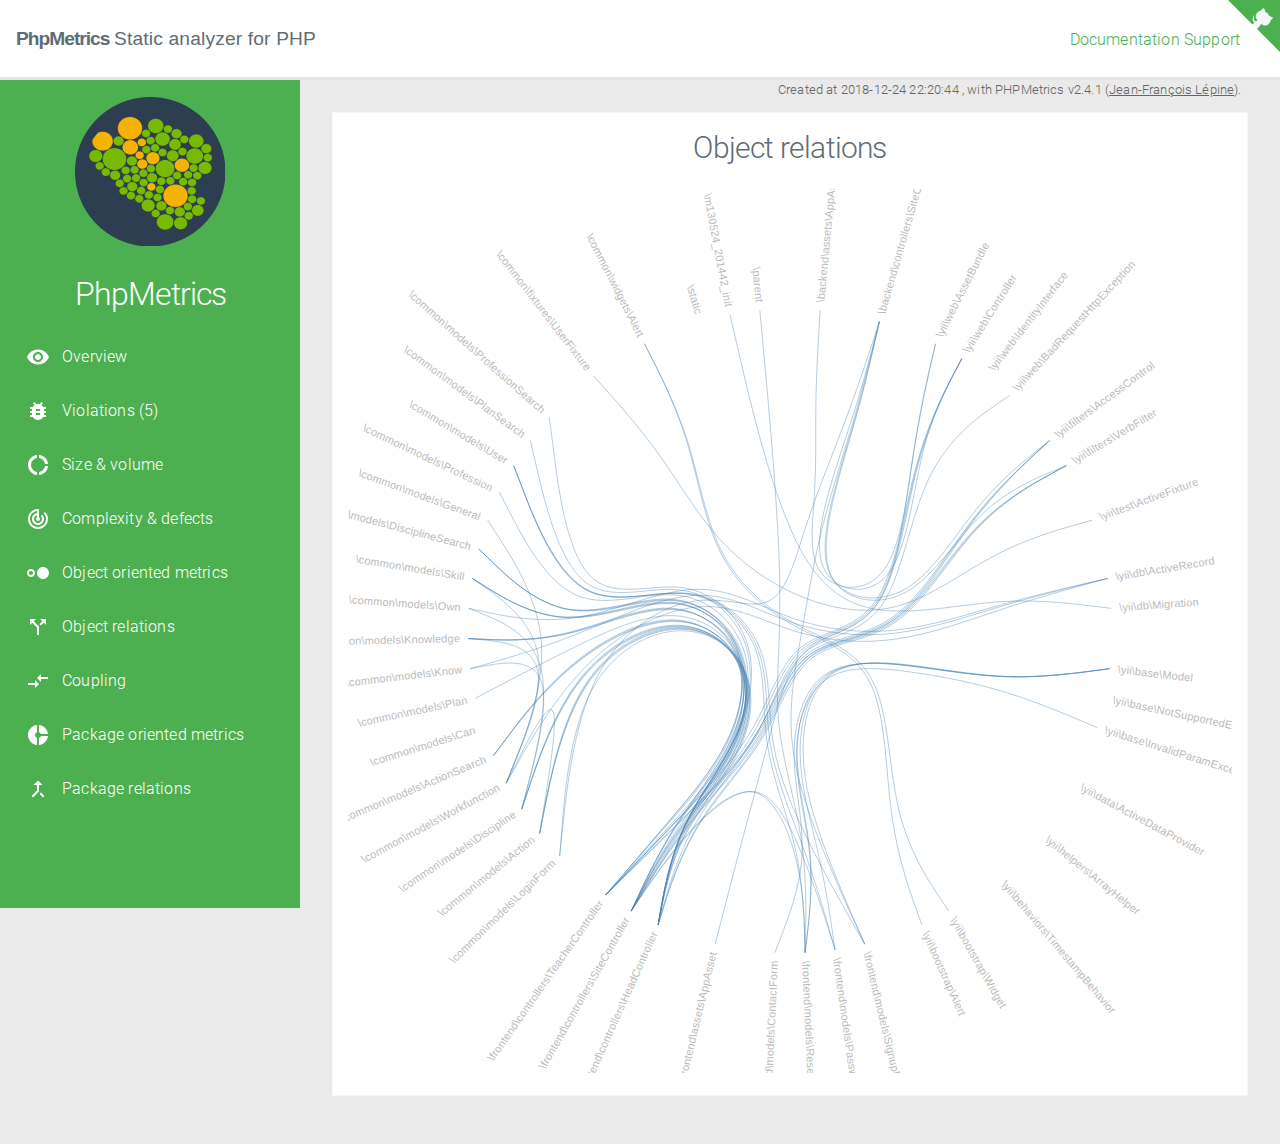
<file: dip/relations.html>
<!DOCTYPE html>
<html lang="en">
<head>
    <meta charset="UTF-8">
    <title>PhpMetrics report</title>
    <meta name="viewport" content="width=device-width, initial-scale=1">
    <link rel="stylesheet" href="css/milligram.min.css">
    <link rel="stylesheet" href="css/style.css">
    <link rel="stylesheet" href="css/roboto.css">
    <link rel="stylesheet" href="css/normalize.css">
    <link rel="stylesheet" href="css/material-icons.css">
</head>
<body>


<header class="headerbar">
    <div class="headerbarInner">
        <div class="float-left navigation-title">
            <a href="http://www.phpmetrics.org/">
                <h1 class="title">PhpMetrics</h1>
                <span class="subtitle">
                Static analyzer for PHP
            </span>
            </a>
        </div>
        <ul class="navigation-list float-right">
            <li class="navigation-item">
                <a class="navigation-link" href="http://www.phpmetrics.org/documentation/index.html">Documentation</a>
                <a class="navigation-link" href="https://www.github.com/phpmetrics/phpmetrics">Support</a>
            </li>
        </ul>
    </div>
</header>

<a class="hidden-xs github" href="https://github.com/phpmetrics/phpmetrics"
   title="PhpMetrics on Github" target="blank">
    <svg width="80" height="80" viewBox="0 0 250 250" class="github">
        <path d="M0,0 L115,115 L130,115 L142,142 L250,250 L250,0 Z"></path>
        <path
            d="M128.3,109.0 C113.8,99.7 119.0,89.6 119.0,89.6 C122.0,82.7 120.5,78.6 120.5,78.6 C119.2,72.0 123.4,76.3 123.4,76.3 C127.3,80.9 125.5,87.3 125.5,87.3 C122.9,97.6 130.6,101.9 134.4,103.2"
            fill="currentColor" style="transform-origin: 130px 106px;" class="octo-arm"></path>
        <path
            d="M115.0,115.0 C114.9,115.1 118.7,116.5 119.8,115.4 L133.7,101.6 C136.9,99.2 139.9,98.4 142.2,98.6 C133.8,88.0 127.5,74.4 143.8,58.0 C148.5,53.4 154.0,51.2 159.7,51.0 C160.3,49.4 163.2,43.6 171.4,40.1 C171.4,40.1 176.1,42.5 178.8,56.2 C183.1,58.6 187.2,61.8 190.9,65.4 C194.5,69.0 197.7,73.2 200.1,77.6 C213.8,80.2 216.3,84.9 216.3,84.9 C212.7,93.1 206.9,96.0 205.4,96.6 C205.1,102.4 203.0,107.8 198.3,112.5 C181.9,128.9 168.3,122.5 157.7,114.1 C157.9,116.9 156.7,120.9 152.7,124.9 L141.0,136.5 C139.8,137.7 141.6,141.9 141.8,141.8 Z"
            fill="currentColor" class="octo-body"></path>
    </svg>
</a>


<div class="page">
    <div class="content">
        <div class="report-details">
            Created at 2018-12-24 22:20:44        , with PHPMetrics v2.4.1 (<a href="https://twitter.com/Halleck45">Jean-François Lépine</a>).
        </div>



<div class="row">
    <div class="column">
        <div class="bloc">
            <h4>Object relations</h4>
            <div id="chart-relations"></div>
        </div>
    </div>
</div>

</div>

<!-- Sidebar -->
<div id="sidebar">
    <div class="content">
        <div class="logo">
            <a href="http://www.phpmetrics.org"><img src="images/phpmetrics-maintenability.png"
                                                 alt="Logo PhpMetrics"/></a>
            <h1>PhpMetrics</h1>
        </div>
        <div class="links">
            <ul>
                <li>
                    <a href="index.html">
                        <svg fill="#FFFFFF" height="24" viewBox="0 0 24 24" width="24"
                             xmlns="http://www.w3.org/2000/svg">
                            <path d="M0 0h24v24H0z" fill="none"/>
                            <path
                                d="M12 4.5C7 4.5 2.73 7.61 1 12c1.73 4.39 6 7.5 11 7.5s9.27-3.11 11-7.5c-1.73-4.39-6-7.5-11-7.5zM12 17c-2.76 0-5-2.24-5-5s2.24-5 5-5 5 2.24 5 5-2.24 5-5 5zm0-8c-1.66 0-3 1.34-3 3s1.34 3 3 3 3-1.34 3-3-1.34-3-3-3z"/>
                        </svg>
                        Overview
                    </a>
                </li>
                <li>
                    <a href="violations.html">
                        <svg fill="#FFFFFF" height="24" viewBox="0 0 24 24" width="24" xmlns="http://www.w3.org/2000/svg">
                            <path d="M0 0h24v24H0z" fill="none"/>
                            <path d="M20 8h-2.81c-.45-.78-1.07-1.45-1.82-1.96L17 4.41 15.59 3l-2.17 2.17C12.96 5.06 12.49 5 12 5c-.49 0-.96.06-1.41.17L8.41 3 7 4.41l1.62 1.63C7.88 6.55 7.26 7.22 6.81 8H4v2h2.09c-.05.33-.09.66-.09 1v1H4v2h2v1c0 .34.04.67.09 1H4v2h2.81c1.04 1.79 2.97 3 5.19 3s4.15-1.21 5.19-3H20v-2h-2.09c.05-.33.09-.66.09-1v-1h2v-2h-2v-1c0-.34-.04-.67-.09-1H20V8zm-6 8h-4v-2h4v2zm0-4h-4v-2h4v2z"/>
                        </svg>
                        Violations (5)
                    </a>
                </li>
                                <li>
                    <a href="loc.html">
                        <svg fill="#FFFFFF" height="24" viewBox="0 0 24 24" width="24"
                             xmlns="http://www.w3.org/2000/svg" xmlns:xlink="http://www.w3.org/1999/xlink">
                            <defs>
                                <path d="M0 0h24v24H0z" id="a"/>
                            </defs>
                            <clipPath id="b">
                                <use overflow="visible" xlink:href="#a"/>
                            </clipPath>
                            <path clip-path="url(#b)"
                                  d="M11 5.08V2c-5 .5-9 4.81-9 10s4 9.5 9 10v-3.08c-3-.48-6-3.4-6-6.92s3-6.44 6-6.92zM18.97 11H22c-.47-5-4-8.53-9-9v3.08C16 5.51 18.54 8 18.97 11zM13 18.92V22c5-.47 8.53-4 9-9h-3.03c-.43 3-2.97 5.49-5.97 5.92z"/>
                        </svg>
                        Size &amp; volume
                    </a>
                </li>
                <li>
                    <a href="complexity.html">
                        <svg fill="#FFFFFF" height="24" viewBox="0 0 24 24" width="24"
                             xmlns="http://www.w3.org/2000/svg">
                            <path d="M0 0h24v24H0V0z" fill="none"/>
                            <path
                                d="M19.07 4.93l-1.41 1.41C19.1 7.79 20 9.79 20 12c0 4.42-3.58 8-8 8s-8-3.58-8-8c0-4.08 3.05-7.44 7-7.93v2.02C8.16 6.57 6 9.03 6 12c0 3.31 2.69 6 6 6s6-2.69 6-6c0-1.66-.67-3.16-1.76-4.24l-1.41 1.41C15.55 9.9 16 10.9 16 12c0 2.21-1.79 4-4 4s-4-1.79-4-4c0-1.86 1.28-3.41 3-3.86v2.14c-.6.35-1 .98-1 1.72 0 1.1.9 2 2 2s2-.9 2-2c0-.74-.4-1.38-1-1.72V2h-1C6.48 2 2 6.48 2 12s4.48 10 10 10 10-4.48 10-10c0-2.76-1.12-5.26-2.93-7.07z"/>
                        </svg>
                        Complexity &amp; defects
                    </a>
                </li>
                <li>
                    <a href="oop.html">
                        <svg fill="#FFFFFF" height="24" viewBox="0 0 24 24" width="24"
                             xmlns="http://www.w3.org/2000/svg">
                            <path d="M0 0h24v24H0z" fill="none"/>
                            <path
                                d="M17 6c-3.31 0-6 2.69-6 6s2.69 6 6 6 6-2.69 6-6-2.69-6-6-6zM5 8c-2.21 0-4 1.79-4 4s1.79 4 4 4 4-1.79 4-4-1.79-4-4-4zm0 6c-1.1 0-2-.9-2-2s.9-2 2-2 2 .9 2 2-.9 2-2 2z"/>
                        </svg>
                        Object oriented metrics
                    </a>
                </li>
                <li>
                    <a href="relations.html">
                        <svg fill="#FFFFFF" height="24" viewBox="0 0 24 24" width="24"
                             xmlns="http://www.w3.org/2000/svg">
                            <path d="M0 0h24v24H0z" fill="none"/>
                            <path
                                d="M14 4l2.29 2.29-2.88 2.88 1.42 1.42 2.88-2.88L20 10V4zm-4 0H4v6l2.29-2.29 4.71 4.7V20h2v-8.41l-5.29-5.3z"/>
                        </svg>
                        Object relations
                    </a>
                </li>
                <li>
                    <a href="coupling.html">
                        <svg fill="#FFFFFF" height="24" viewBox="0 0 24 24" width="24"
                             xmlns="http://www.w3.org/2000/svg" xmlns:xlink="http://www.w3.org/1999/xlink">
                            <defs>
                                <path d="M0 0h24v24H0V0z" id="a"/>
                            </defs>
                            <clipPath id="b">
                                <use overflow="visible" xlink:href="#a"/>
                            </clipPath>
                            <path clip-path="url(#b)"
                                  d="M9.01 14H2v2h7.01v3L13 15l-3.99-4v3zm5.98-1v-3H22V8h-7.01V5L11 9l3.99 4z"/>
                        </svg>
                        Coupling
                    </a>
                </li>
                <li>
                    <a href="packages.html">
                        <svg fill="#FFFFFF" height="24" viewBox="0 0 24 24" width="24"
                             xmlns="http://www.w3.org/2000/svg" xmlns:xlink="http://www.w3.org/1999/xlink">
                            <path d="M11 9.16V2c-5 .5-9 4.79-9 10s4 9.5 9 10v-7.16c-1-.41-2-1.52-2-2.84s1-2.43 2-2.84zM14.86 11H22c-.48-4.75-4-8.53-9-9v7.16c1 .3 1.52.98 1.86 1.84zM13 14.84V22c5-.47 8.52-4.25 9-9h-7.14c-.34.86-.86 1.54-1.86 1.84z"/>
                        </svg>
                        Package oriented metrics
                    </a>
                </li>
                <li>
                    <a href="package_relations.html">
                        <svg fill="#FFFFFF" height="24" viewBox="0 0 24 24" width="24"
                             xmlns="http://www.w3.org/2000/svg">
                            <path d="M17 20.41L18.41 19 15 15.59 13.59 17 17 20.41zM7.5 8H11v5.59L5.59 19 7 20.41l6-6V8h3.5L12 3.5 7.5 8z"/>
                        </svg>
                        Package relations
                    </a>
                </li>
                                <!--<li>
                    <a href="all.html">
                        <svg fill="#FFFFFF" height="24" viewBox="0 0 24 24" width="24"
                             xmlns="http://www.w3.org/2000/svg">
                            <path d="M3 3v18h18V3H3zm8 16H5v-6h6v6zm0-8H5V5h6v6zm8 8h-6v-6h6v6zm0-8h-6V5h6v6z"/>
                            <path d="M0 0h24v24H0z" fill="none"/>
                        </svg>
                        All metrics
                    </a>
                </li>-->
                <!--                <li>-->
                <!--                    <a href="#">-->
                <!--                        <svg fill="#FFFFFF" height="24" viewBox="0 0 24 24" width="24"-->
                <!--                             xmlns="http://www.w3.org/2000/svg">-->
                <!--                            <path-->
                <!--                                d="M12 1L3 5v6c0 5.55 3.84 10.74 9 12 5.16-1.26 9-6.45 9-12V5l-9-4zm0 10.99h7c-.53 4.12-3.28 7.79-7 8.94V12H5V6.3l7-3.11v8.8z"/>-->
                <!--                            <path d="M0 0h24v24H0z" fill="none"/>-->
                <!--                        </svg>-->
                <!--                        Third party-->
                <!--                    </a>-->
                <!--                </li>-->
                <!--<li class="sep">
                    <a href="panel.html">
                        <svg fill="#FFFFFF" height="24" viewBox="0 0 24 24" width="24" xmlns="http://www.w3.org/2000/svg">
                            <path d="M0 0h24v24H0z" fill="none"/>
                            <path d="M21 3H3c-1.1 0-2 .9-2 2v12c0 1.1.9 2 2 2h5v2h8v-2h5c1.1 0 1.99-.9 1.99-2L23 5c0-1.1-.9-2-2-2zm0 14H3V5h18v12z"/>
                        </svg>
                        TV Panel
                    </a>
                </li>-->
            </ul>
        </div>
    </div>
</div>
</div>

<script type="text/javascript" src="js/functions.js"></script>
<script type="text/javascript" src="js/d3.v3.js"></script>
<script type="text/javascript" src="js/d3.hexbin.v0.js"></script>
<script type="text/javascript" src="js/sort-table.min.js"></script>
<script type="text/javascript" src="js/graph-maintainability.js"></script>
<script type="text/javascript" src="js/graph-licenses.js"></script>

<script src="js/clusterize.min.js"></script>
<link rel="stylesheet" href="css/clusterize.css">

<script type="text/javascript" src="js/classes.js"></script>

<script type="text/javascript">
    var accessibilityEnabled = false;
</script>

</body>
</html>


<script type="text/javascript">


    var relations = [
    {
        "name": "\\backend\\assets\\AppAsset",
        "size": 3000,
        "relations": [
            "\\yii\\web\\AssetBundle"
        ]
    },
    {
        "name": "\\yii\\web\\AssetBundle",
        "size": 3000,
        "relations": []
    },
    {
        "name": "\\backend\\controllers\\SiteController",
        "size": 3000,
        "relations": [
            "\\yii\\web\\Controller",
            "\\yii\\filters\\AccessControl",
            "\\yii\\filters\\VerbFilter",
            "\\frontend\\models\\SignupForm",
            "\\common\\models\\LoginForm"
        ]
    },
    {
        "name": "\\yii\\web\\Controller",
        "size": 3000,
        "relations": []
    },
    {
        "name": "\\yii\\filters\\AccessControl",
        "size": 3000,
        "relations": []
    },
    {
        "name": "\\yii\\filters\\VerbFilter",
        "size": 3000,
        "relations": []
    },
    {
        "name": "\\frontend\\models\\SignupForm",
        "size": 3000,
        "relations": [
            "\\yii\\base\\Model",
            "\\common\\models\\User"
        ]
    },
    {
        "name": "\\common\\models\\LoginForm",
        "size": 3000,
        "relations": []
    },
    {
        "name": "\\common\\fixtures\\UserFixture",
        "size": 3000,
        "relations": [
            "\\yii\\test\\ActiveFixture"
        ]
    },
    {
        "name": "\\yii\\test\\ActiveFixture",
        "size": 3000,
        "relations": []
    },
    {
        "name": "\\common\\models\\Action",
        "size": 3000,
        "relations": []
    },
    {
        "name": "\\yii\\db\\ActiveRecord",
        "size": 3000,
        "relations": []
    },
    {
        "name": "\\common\\models\\Discipline",
        "size": 3000,
        "relations": []
    },
    {
        "name": "\\common\\models\\Workfunction",
        "size": 3000,
        "relations": [
            "\\yii\\db\\ActiveRecord",
            "\\common\\models\\General",
            "\\common\\models\\Action",
            "\\common\\models\\Knowledge",
            "\\common\\models\\Skill"
        ]
    },
    {
        "name": "\\common\\models\\ActionSearch",
        "size": 3000,
        "relations": []
    },
    {
        "name": "\\yii\\base\\Model",
        "size": 3000,
        "relations": []
    },
    {
        "name": "\\yii\\data\\ActiveDataProvider",
        "size": 3000,
        "relations": []
    },
    {
        "name": "\\common\\models\\Can",
        "size": 3000,
        "relations": []
    },
    {
        "name": "\\common\\models\\Plan",
        "size": 3000,
        "relations": []
    },
    {
        "name": "\\common\\models\\Know",
        "size": 3000,
        "relations": [
            "\\yii\\db\\ActiveRecord",
            "\\common\\models\\Discipline"
        ]
    },
    {
        "name": "\\common\\models\\Knowledge",
        "size": 3000,
        "relations": []
    },
    {
        "name": "\\common\\models\\Own",
        "size": 3000,
        "relations": [
            "\\yii\\db\\ActiveRecord",
            "\\common\\models\\Discipline"
        ]
    },
    {
        "name": "\\common\\models\\Skill",
        "size": 3000,
        "relations": []
    },
    {
        "name": "\\yii\\helpers\\ArrayHelper",
        "size": 3000,
        "relations": []
    },
    {
        "name": "\\common\\models\\DisciplineSearch",
        "size": 3000,
        "relations": []
    },
    {
        "name": "\\common\\models\\General",
        "size": 3000,
        "relations": []
    },
    {
        "name": "\\common\\models\\Profession",
        "size": 3000,
        "relations": []
    },
    {
        "name": "\\common\\models\\User",
        "size": 3000,
        "relations": []
    },
    {
        "name": "\\common\\models\\PlanSearch",
        "size": 3000,
        "relations": []
    },
    {
        "name": "\\common\\models\\ProfessionSearch",
        "size": 3000,
        "relations": []
    },
    {
        "name": "\\yii\\web\\IdentityInterface",
        "size": 3000,
        "relations": []
    },
    {
        "name": "\\yii\\behaviors\\TimestampBehavior",
        "size": 3000,
        "relations": []
    },
    {
        "name": "\\static",
        "size": 3000,
        "relations": []
    },
    {
        "name": "\\yii\\base\\NotSupportedException",
        "size": 3000,
        "relations": []
    },
    {
        "name": "\\common\\widgets\\Alert",
        "size": 3000,
        "relations": [
            "\\yii\\bootstrap\\Widget",
            "\\yii\\bootstrap\\Alert"
        ]
    },
    {
        "name": "\\yii\\bootstrap\\Widget",
        "size": 3000,
        "relations": []
    },
    {
        "name": "\\yii\\bootstrap\\Alert",
        "size": 3000,
        "relations": []
    },
    {
        "name": "\\m130524_201442_init",
        "size": 3000,
        "relations": [
            "\\yii\\db\\Migration"
        ]
    },
    {
        "name": "\\yii\\db\\Migration",
        "size": 3000,
        "relations": []
    },
    {
        "name": "\\frontend\\assets\\AppAsset",
        "size": 3000,
        "relations": [
            "\\yii\\web\\AssetBundle"
        ]
    },
    {
        "name": "\\frontend\\controllers\\HeadController",
        "size": 3000,
        "relations": [
            "\\yii\\web\\Controller",
            "\\yii\\filters\\AccessControl",
            "\\yii\\filters\\VerbFilter",
            "\\common\\models\\DisciplineSearch",
            "\\common\\models\\Discipline",
            "\\common\\models\\Action",
            "\\common\\models\\Skill",
            "\\common\\models\\Knowledge",
            "\\common\\models\\ActionSearch",
            "\\common\\models\\PlanSearch",
            "\\common\\models\\Plan",
            "\\common\\models\\ProfessionSearch",
            "\\common\\models\\Profession"
        ]
    },
    {
        "name": "\\frontend\\controllers\\SiteController",
        "size": 3000,
        "relations": [
            "\\yii\\web\\Controller",
            "\\yii\\filters\\AccessControl",
            "\\yii\\filters\\VerbFilter",
            "\\common\\models\\LoginForm",
            "\\frontend\\models\\PasswordResetRequestForm",
            "\\frontend\\models\\ResetPasswordForm",
            "\\yii\\web\\BadRequestHttpException",
            "\\common\\models\\DisciplineSearch",
            "\\common\\models\\Discipline",
            "\\common\\models\\Action",
            "\\common\\models\\Skill",
            "\\common\\models\\Knowledge",
            "\\common\\models\\ActionSearch"
        ]
    },
    {
        "name": "\\frontend\\models\\PasswordResetRequestForm",
        "size": 3000,
        "relations": [
            "\\yii\\base\\Model",
            "\\common\\models\\User"
        ]
    },
    {
        "name": "\\frontend\\models\\ResetPasswordForm",
        "size": 3000,
        "relations": [
            "\\yii\\base\\Model",
            "\\yii\\base\\InvalidParamException",
            "\\common\\models\\User",
            "\\parent"
        ]
    },
    {
        "name": "\\yii\\web\\BadRequestHttpException",
        "size": 3000,
        "relations": []
    },
    {
        "name": "\\frontend\\controllers\\TeacherController",
        "size": 3000,
        "relations": [
            "\\yii\\web\\Controller",
            "\\yii\\filters\\AccessControl",
            "\\yii\\filters\\VerbFilter",
            "\\common\\models\\DisciplineSearch",
            "\\common\\models\\Discipline",
            "\\common\\models\\Action",
            "\\common\\models\\Skill",
            "\\common\\models\\Knowledge",
            "\\common\\models\\ActionSearch"
        ]
    },
    {
        "name": "\\frontend\\models\\ContactForm",
        "size": 3000,
        "relations": [
            "\\yii\\base\\Model"
        ]
    },
    {
        "name": "\\yii\\base\\InvalidParamException",
        "size": 3000,
        "relations": []
    },
    {
        "name": "\\parent",
        "size": 3000,
        "relations": []
    }
];

    /**
     * Thanks to http://bl.ocks.org/mbostock/raw/7607999/
     */
    function updateRelationsChart() {


        var diameter = document.getElementById('chart-relations').offsetWidth,
            radius = diameter / 2,
            innerRadius = radius - 120;

        var cluster = d3.layout.cluster()
            .size([360, innerRadius])
            .sort(null)
            .value(function (d) {
                return d.size;
            });

        var bundle = d3.layout.bundle();

        var line = d3.svg.line.radial()
            .interpolate("bundle")
            .tension(.85)
            .radius(function (d) {
                return d.y;
            })
            .angle(function (d) {
                return d.x / 180 * Math.PI;
            });

        var svg = d3.select("#chart-relations").append("svg")
            .attr("width", diameter)
            .attr("height", diameter)
            .append("g")
            .attr("transform", "translate(" + radius + "," + radius + ")");

        var link = svg.append("g").selectAll(".link"),
            node = svg.append("g").selectAll(".node");


        var nodes = cluster.nodes(packageHierarchy(relations)),
            links = packageImports(nodes);
        link = link
            .data(bundle(links))
            .enter().append("path")
            .each(function (d) {
                d.source = d[0], d.target = d[d.length - 1];
            })
            .attr("class", "link")
            .attr("d", line);

        node = node
            .data(nodes.filter(function (n) {
                return !n.children;
            }))
            .enter().append("text")
            .attr("class", "node")
            .attr("dy", ".31em")
            .attr("transform", function (d) {
                return "rotate(" + (d.x - 90) + ")translate(" + (d.y + 8) + ",0)" + (d.x < 180 ? "" : "rotate(180)");
            })
            .style("text-anchor", function (d) {
                return d.x < 180 ? "start" : "end";
            })
            .text(function (d) {
                return d.key;
            })
            .on("mouseover", mouseovered)
            .on("mouseout", mouseouted);


//        d3.data(relations);

        function mouseovered(d) {
            node
                .each(function (n) {
                    n.target = n.source = false;
                });

            link
                .classed("link--target", function (l) {
                    if (l.target === d) return l.source.source = true;
                })
                .classed("link--source", function (l) {
                    if (l.source === d) return l.target.target = true;
                })
                .filter(function (l) {
                    return l.target === d || l.source === d;
                })
                .each(function () {
                    this.parentNode.appendChild(this);
                });

            node
                .classed("node--target", function (n) {
                    return n.target;
                })
                .classed("node--source", function (n) {
                    return n.source;
                });
        }

        function mouseouted(d) {
            link
                .classed("link--target", false)
                .classed("link--source", false);

            node
                .classed("node--target", false)
                .classed("node--source", false);
        }

        d3.select(self.frameElement).style("height", diameter + "px");

        // Lazily construct the package hierarchy from class names.
        function packageHierarchy(classes) {
            var map = {};

            function find(name, data) {
                name = (data ? name + ' ' : name);
                var node = map[name], i;
                if (!node) {
                    node = map[name] = data || {name: name, children: []};
                    if (name.length) {
                        node.parent = find(name.substring(0, i = name.lastIndexOf("\\")));
                        if (!node.parent.children) {
                            node.parent.children = []; // fix anomalies
                        }
                        node.parent.children.push(node);
                        node.key = name;//name.substring(i + 1);
                    }
                }
                return node;
            }

            classes.forEach(function (d) {
                find(d.name, d);
            });

            return map[""];
        }

        // Return a list of imports for the given array of nodes.
        function packageImports(nodes) {
            var map = {},
                imports = [];

            // Compute a map from name to node.
            nodes.forEach(function (d) {
                map[d.name] = d;
            });

            // For each import, construct a link from the source to target node.
            nodes.forEach(function (d) {
                if (d.relations) d.relations.forEach(function (i) {
                    imports.push({source: map[d.name], target: map[i]});
                });
            });

            return imports;
        }


    }

    document.onreadystatechange = function () {
        if (document.readyState === 'complete') {
            updateRelationsChart();
        }
    };

</script>
</file>
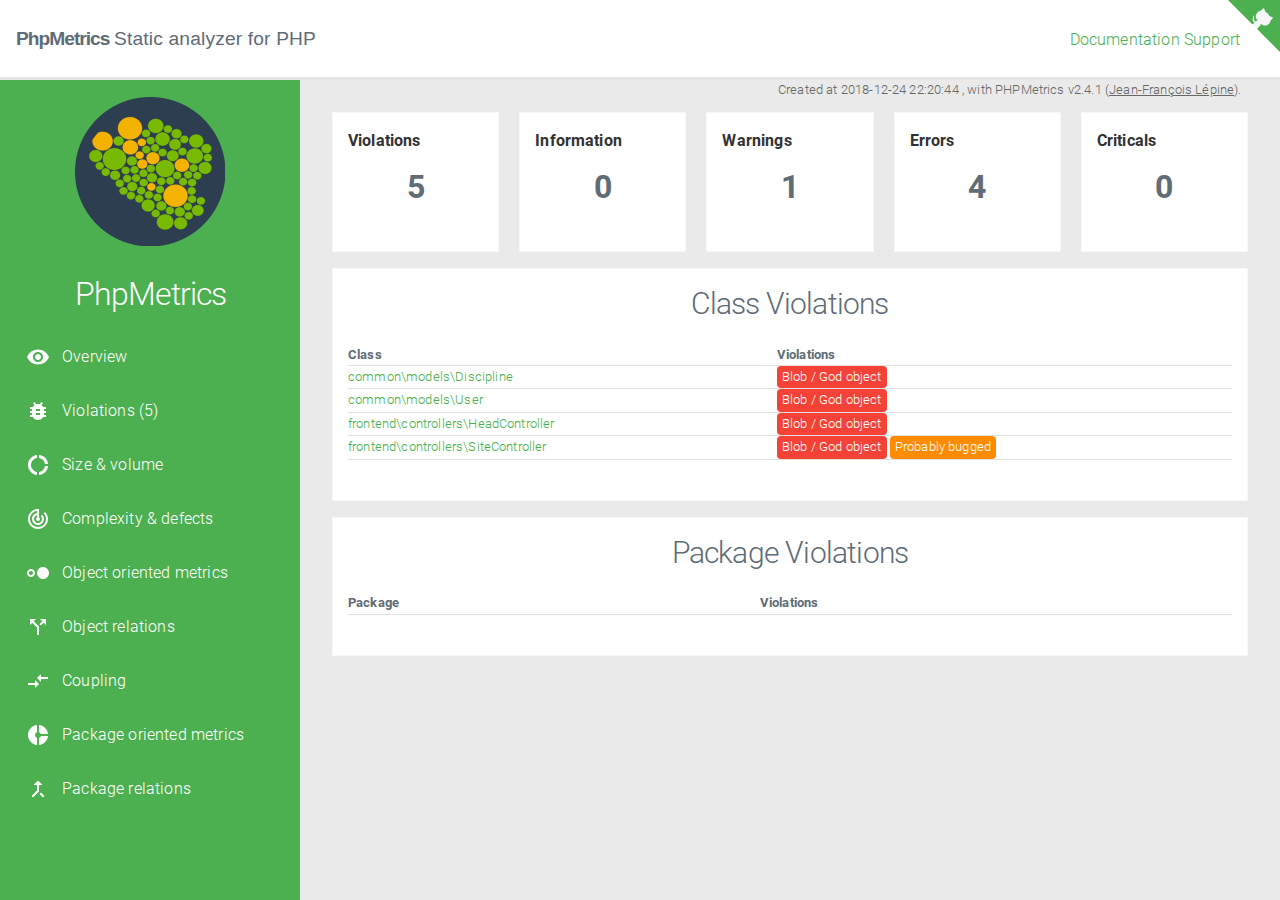
<file: dip/violations.html>
<!DOCTYPE html>
<html lang="en">
<head>
    <meta charset="UTF-8">
    <title>PhpMetrics report</title>
    <meta name="viewport" content="width=device-width, initial-scale=1">
    <link rel="stylesheet" href="css/milligram.min.css">
    <link rel="stylesheet" href="css/style.css">
    <link rel="stylesheet" href="css/roboto.css">
    <link rel="stylesheet" href="css/normalize.css">
    <link rel="stylesheet" href="css/material-icons.css">
</head>
<body>


<header class="headerbar">
    <div class="headerbarInner">
        <div class="float-left navigation-title">
            <a href="http://www.phpmetrics.org/">
                <h1 class="title">PhpMetrics</h1>
                <span class="subtitle">
                Static analyzer for PHP
            </span>
            </a>
        </div>
        <ul class="navigation-list float-right">
            <li class="navigation-item">
                <a class="navigation-link" href="http://www.phpmetrics.org/documentation/index.html">Documentation</a>
                <a class="navigation-link" href="https://www.github.com/phpmetrics/phpmetrics">Support</a>
            </li>
        </ul>
    </div>
</header>

<a class="hidden-xs github" href="https://github.com/phpmetrics/phpmetrics"
   title="PhpMetrics on Github" target="blank">
    <svg width="80" height="80" viewBox="0 0 250 250" class="github">
        <path d="M0,0 L115,115 L130,115 L142,142 L250,250 L250,0 Z"></path>
        <path
            d="M128.3,109.0 C113.8,99.7 119.0,89.6 119.0,89.6 C122.0,82.7 120.5,78.6 120.5,78.6 C119.2,72.0 123.4,76.3 123.4,76.3 C127.3,80.9 125.5,87.3 125.5,87.3 C122.9,97.6 130.6,101.9 134.4,103.2"
            fill="currentColor" style="transform-origin: 130px 106px;" class="octo-arm"></path>
        <path
            d="M115.0,115.0 C114.9,115.1 118.7,116.5 119.8,115.4 L133.7,101.6 C136.9,99.2 139.9,98.4 142.2,98.6 C133.8,88.0 127.5,74.4 143.8,58.0 C148.5,53.4 154.0,51.2 159.7,51.0 C160.3,49.4 163.2,43.6 171.4,40.1 C171.4,40.1 176.1,42.5 178.8,56.2 C183.1,58.6 187.2,61.8 190.9,65.4 C194.5,69.0 197.7,73.2 200.1,77.6 C213.8,80.2 216.3,84.9 216.3,84.9 C212.7,93.1 206.9,96.0 205.4,96.6 C205.1,102.4 203.0,107.8 198.3,112.5 C181.9,128.9 168.3,122.5 157.7,114.1 C157.9,116.9 156.7,120.9 152.7,124.9 L141.0,136.5 C139.8,137.7 141.6,141.9 141.8,141.8 Z"
            fill="currentColor" class="octo-body"></path>
    </svg>
</a>


<div class="page">
    <div class="content">
        <div class="report-details">
            Created at 2018-12-24 22:20:44        , with PHPMetrics v2.4.1 (<a href="https://twitter.com/Halleck45">Jean-François Lépine</a>).
        </div>


    <div class="row">
        <div class="column">
            <div class="bloc bloc-number">
                <div class="label">Violations</div>
                <div class="number">5</div>
            </div>
        </div>
        <div class="column">
            <div class="bloc bloc-number">
                <div class="label">Information</div>
                <div class="number">0</div>
            </div>
        </div>
        <div class="column">
            <div class="bloc bloc-number">
                <div class="label">Warnings</div>
                <div class="number">1</div>
            </div>
        </div>
        <div class="column">
            <div class="bloc bloc-number">
                <div class="label">Errors</div>
                <div class="number">4</div>
            </div>
        </div>
        <div class="column">
            <div class="bloc bloc-number">
                <div class="label">Criticals</div>
                <div class="number">0</div>
            </div>
        </div>
    </div>

    <div class="row">
        <div class="column">
            <div class="bloc">
                <h4>Class Violations</h4>
                <table class="table-pagerank table-small">
                    <thead>
                    <tr>
                        <th>Class</th>
                        <th>Violations</th>
                    </tr>
                    </thead>
                    <tbody>
                    
                            <tr>
                                <td>
                                    <a onclick="return toggle('bloc-5c21318cb0bd47.99329189');">common\models\Discipline</a>
                                    <div class="violation-list" id="bloc-5c21318cb0bd47.99329189">
                                                                                    <div class="violation">
                                                <div class="name">
                                                    Blob / God object                                                    <span
                                                        class="badge level level-error">error</span>

                                                </div>
                                                <div
                                                    class="description">A blob object (or "god class") does not follow the Single responsability principle.<br />
<br />
* object has lot of public methods  (11, excluding getters and setters)<br />
* object has a high Lack of cohesion of methods (LCOM=6)<br />
* object knows everything (and use lot of external classes)<br />
<br />
Maybe you should reducing the number of methods splitting this object in many sub objects.</div>

                                            </div>
                                                                            </div>
                                </td>

                                <td valign="top">
                                                                            <span
                                            class="badge level level-error"> Blob / God object</span>
                                                                    </td>
                            </tr>
                        
                            <tr>
                                <td>
                                    <a onclick="return toggle('bloc-5c21318cb0c168.96973771');">common\models\User</a>
                                    <div class="violation-list" id="bloc-5c21318cb0c168.96973771">
                                                                                    <div class="violation">
                                                <div class="name">
                                                    Blob / God object                                                    <span
                                                        class="badge level level-error">error</span>

                                                </div>
                                                <div
                                                    class="description">A blob object (or "god class") does not follow the Single responsability principle.<br />
<br />
* object has lot of public methods  (15, excluding getters and setters)<br />
* object has a high Lack of cohesion of methods (LCOM=10)<br />
* object knows everything (and use lot of external classes)<br />
<br />
Maybe you should reducing the number of methods splitting this object in many sub objects.</div>

                                            </div>
                                                                            </div>
                                </td>

                                <td valign="top">
                                                                            <span
                                            class="badge level level-error"> Blob / God object</span>
                                                                    </td>
                            </tr>
                        
                            <tr>
                                <td>
                                    <a onclick="return toggle('bloc-5c21318cb0c346.50256580');">frontend\controllers\HeadController</a>
                                    <div class="violation-list" id="bloc-5c21318cb0c346.50256580">
                                                                                    <div class="violation">
                                                <div class="name">
                                                    Blob / God object                                                    <span
                                                        class="badge level level-error">error</span>

                                                </div>
                                                <div
                                                    class="description">A blob object (or "god class") does not follow the Single responsability principle.<br />
<br />
* object has lot of public methods  (10, excluding getters and setters)<br />
* object has a high Lack of cohesion of methods (LCOM=3)<br />
* object knows everything (and use lot of external classes)<br />
<br />
Maybe you should reducing the number of methods splitting this object in many sub objects.</div>

                                            </div>
                                                                            </div>
                                </td>

                                <td valign="top">
                                                                            <span
                                            class="badge level level-error"> Blob / God object</span>
                                                                    </td>
                            </tr>
                        
                            <tr>
                                <td>
                                    <a onclick="return toggle('bloc-5c21318cb0c715.58031172');">frontend\controllers\SiteController</a>
                                    <div class="violation-list" id="bloc-5c21318cb0c715.58031172">
                                                                                    <div class="violation">
                                                <div class="name">
                                                    Blob / God object                                                    <span
                                                        class="badge level level-error">error</span>

                                                </div>
                                                <div
                                                    class="description">A blob object (or "god class") does not follow the Single responsability principle.<br />
<br />
* object has lot of public methods  (12, excluding getters and setters)<br />
* object has a high Lack of cohesion of methods (LCOM=4)<br />
* object knows everything (and use lot of external classes)<br />
<br />
Maybe you should reducing the number of methods splitting this object in many sub objects.</div>

                                            </div>
                                                                                    <div class="violation">
                                                <div class="name">
                                                    Probably bugged                                                    <span
                                                        class="badge level level-warning">warning</span>

                                                </div>
                                                <div
                                                    class="description">This component contains in theory 0.37 bugs.<br />
<br />
* Calculation is based on number of operators, operands, cyclomatic complexity<br />
* See more details at https://en.wikipedia.org/wiki/Halstead_complexity_measures<br />
*  testsuites has dependency to this class.<br />
<br />
Maybe you should check your unit tests for this class.</div>

                                            </div>
                                                                            </div>
                                </td>

                                <td valign="top">
                                                                            <span
                                            class="badge level level-error"> Blob / God object</span>
                                                                            <span
                                            class="badge level level-warning"> Probably bugged</span>
                                                                    </td>
                            </tr>
                                            </tbody>
                </table>
            </div>
        </div>
    </div>
    <div class="row">
        <div class="column">
            <div class="bloc">
                <h4>Package Violations</h4>
                <table class="table-pagerank table-small">
                    <thead>
                    <tr>
                        <th>Package</th>
                        <th>Violations</th>
                    </tr>
                    </thead>
                    <tbody>
                                        </tbody>
                </table>
            </div>
        </div>
    </div>

    <script type="text/javascript">
        function toggle(id) {
            var div = document.getElementById(id);
            if (div.style.display === 'block') {
                div.style.display = 'none';
            }
            else {
                div.style.display = 'block';
            }
        }
    </script>
</div>

<!-- Sidebar -->
<div id="sidebar">
    <div class="content">
        <div class="logo">
            <a href="http://www.phpmetrics.org"><img src="images/phpmetrics-maintenability.png"
                                                 alt="Logo PhpMetrics"/></a>
            <h1>PhpMetrics</h1>
        </div>
        <div class="links">
            <ul>
                <li>
                    <a href="index.html">
                        <svg fill="#FFFFFF" height="24" viewBox="0 0 24 24" width="24"
                             xmlns="http://www.w3.org/2000/svg">
                            <path d="M0 0h24v24H0z" fill="none"/>
                            <path
                                d="M12 4.5C7 4.5 2.73 7.61 1 12c1.73 4.39 6 7.5 11 7.5s9.27-3.11 11-7.5c-1.73-4.39-6-7.5-11-7.5zM12 17c-2.76 0-5-2.24-5-5s2.24-5 5-5 5 2.24 5 5-2.24 5-5 5zm0-8c-1.66 0-3 1.34-3 3s1.34 3 3 3 3-1.34 3-3-1.34-3-3-3z"/>
                        </svg>
                        Overview
                    </a>
                </li>
                <li>
                    <a href="violations.html">
                        <svg fill="#FFFFFF" height="24" viewBox="0 0 24 24" width="24" xmlns="http://www.w3.org/2000/svg">
                            <path d="M0 0h24v24H0z" fill="none"/>
                            <path d="M20 8h-2.81c-.45-.78-1.07-1.45-1.82-1.96L17 4.41 15.59 3l-2.17 2.17C12.96 5.06 12.49 5 12 5c-.49 0-.96.06-1.41.17L8.41 3 7 4.41l1.62 1.63C7.88 6.55 7.26 7.22 6.81 8H4v2h2.09c-.05.33-.09.66-.09 1v1H4v2h2v1c0 .34.04.67.09 1H4v2h2.81c1.04 1.79 2.97 3 5.19 3s4.15-1.21 5.19-3H20v-2h-2.09c.05-.33.09-.66.09-1v-1h2v-2h-2v-1c0-.34-.04-.67-.09-1H20V8zm-6 8h-4v-2h4v2zm0-4h-4v-2h4v2z"/>
                        </svg>
                        Violations (5)
                    </a>
                </li>
                                <li>
                    <a href="loc.html">
                        <svg fill="#FFFFFF" height="24" viewBox="0 0 24 24" width="24"
                             xmlns="http://www.w3.org/2000/svg" xmlns:xlink="http://www.w3.org/1999/xlink">
                            <defs>
                                <path d="M0 0h24v24H0z" id="a"/>
                            </defs>
                            <clipPath id="b">
                                <use overflow="visible" xlink:href="#a"/>
                            </clipPath>
                            <path clip-path="url(#b)"
                                  d="M11 5.08V2c-5 .5-9 4.81-9 10s4 9.5 9 10v-3.08c-3-.48-6-3.4-6-6.92s3-6.44 6-6.92zM18.97 11H22c-.47-5-4-8.53-9-9v3.08C16 5.51 18.54 8 18.97 11zM13 18.92V22c5-.47 8.53-4 9-9h-3.03c-.43 3-2.97 5.49-5.97 5.92z"/>
                        </svg>
                        Size &amp; volume
                    </a>
                </li>
                <li>
                    <a href="complexity.html">
                        <svg fill="#FFFFFF" height="24" viewBox="0 0 24 24" width="24"
                             xmlns="http://www.w3.org/2000/svg">
                            <path d="M0 0h24v24H0V0z" fill="none"/>
                            <path
                                d="M19.07 4.93l-1.41 1.41C19.1 7.79 20 9.79 20 12c0 4.42-3.58 8-8 8s-8-3.58-8-8c0-4.08 3.05-7.44 7-7.93v2.02C8.16 6.57 6 9.03 6 12c0 3.31 2.69 6 6 6s6-2.69 6-6c0-1.66-.67-3.16-1.76-4.24l-1.41 1.41C15.55 9.9 16 10.9 16 12c0 2.21-1.79 4-4 4s-4-1.79-4-4c0-1.86 1.28-3.41 3-3.86v2.14c-.6.35-1 .98-1 1.72 0 1.1.9 2 2 2s2-.9 2-2c0-.74-.4-1.38-1-1.72V2h-1C6.48 2 2 6.48 2 12s4.48 10 10 10 10-4.48 10-10c0-2.76-1.12-5.26-2.93-7.07z"/>
                        </svg>
                        Complexity &amp; defects
                    </a>
                </li>
                <li>
                    <a href="oop.html">
                        <svg fill="#FFFFFF" height="24" viewBox="0 0 24 24" width="24"
                             xmlns="http://www.w3.org/2000/svg">
                            <path d="M0 0h24v24H0z" fill="none"/>
                            <path
                                d="M17 6c-3.31 0-6 2.69-6 6s2.69 6 6 6 6-2.69 6-6-2.69-6-6-6zM5 8c-2.21 0-4 1.79-4 4s1.79 4 4 4 4-1.79 4-4-1.79-4-4-4zm0 6c-1.1 0-2-.9-2-2s.9-2 2-2 2 .9 2 2-.9 2-2 2z"/>
                        </svg>
                        Object oriented metrics
                    </a>
                </li>
                <li>
                    <a href="relations.html">
                        <svg fill="#FFFFFF" height="24" viewBox="0 0 24 24" width="24"
                             xmlns="http://www.w3.org/2000/svg">
                            <path d="M0 0h24v24H0z" fill="none"/>
                            <path
                                d="M14 4l2.29 2.29-2.88 2.88 1.42 1.42 2.88-2.88L20 10V4zm-4 0H4v6l2.29-2.29 4.71 4.7V20h2v-8.41l-5.29-5.3z"/>
                        </svg>
                        Object relations
                    </a>
                </li>
                <li>
                    <a href="coupling.html">
                        <svg fill="#FFFFFF" height="24" viewBox="0 0 24 24" width="24"
                             xmlns="http://www.w3.org/2000/svg" xmlns:xlink="http://www.w3.org/1999/xlink">
                            <defs>
                                <path d="M0 0h24v24H0V0z" id="a"/>
                            </defs>
                            <clipPath id="b">
                                <use overflow="visible" xlink:href="#a"/>
                            </clipPath>
                            <path clip-path="url(#b)"
                                  d="M9.01 14H2v2h7.01v3L13 15l-3.99-4v3zm5.98-1v-3H22V8h-7.01V5L11 9l3.99 4z"/>
                        </svg>
                        Coupling
                    </a>
                </li>
                <li>
                    <a href="packages.html">
                        <svg fill="#FFFFFF" height="24" viewBox="0 0 24 24" width="24"
                             xmlns="http://www.w3.org/2000/svg" xmlns:xlink="http://www.w3.org/1999/xlink">
                            <path d="M11 9.16V2c-5 .5-9 4.79-9 10s4 9.5 9 10v-7.16c-1-.41-2-1.52-2-2.84s1-2.43 2-2.84zM14.86 11H22c-.48-4.75-4-8.53-9-9v7.16c1 .3 1.52.98 1.86 1.84zM13 14.84V22c5-.47 8.52-4.25 9-9h-7.14c-.34.86-.86 1.54-1.86 1.84z"/>
                        </svg>
                        Package oriented metrics
                    </a>
                </li>
                <li>
                    <a href="package_relations.html">
                        <svg fill="#FFFFFF" height="24" viewBox="0 0 24 24" width="24"
                             xmlns="http://www.w3.org/2000/svg">
                            <path d="M17 20.41L18.41 19 15 15.59 13.59 17 17 20.41zM7.5 8H11v5.59L5.59 19 7 20.41l6-6V8h3.5L12 3.5 7.5 8z"/>
                        </svg>
                        Package relations
                    </a>
                </li>
                                <!--<li>
                    <a href="all.html">
                        <svg fill="#FFFFFF" height="24" viewBox="0 0 24 24" width="24"
                             xmlns="http://www.w3.org/2000/svg">
                            <path d="M3 3v18h18V3H3zm8 16H5v-6h6v6zm0-8H5V5h6v6zm8 8h-6v-6h6v6zm0-8h-6V5h6v6z"/>
                            <path d="M0 0h24v24H0z" fill="none"/>
                        </svg>
                        All metrics
                    </a>
                </li>-->
                <!--                <li>-->
                <!--                    <a href="#">-->
                <!--                        <svg fill="#FFFFFF" height="24" viewBox="0 0 24 24" width="24"-->
                <!--                             xmlns="http://www.w3.org/2000/svg">-->
                <!--                            <path-->
                <!--                                d="M12 1L3 5v6c0 5.55 3.84 10.74 9 12 5.16-1.26 9-6.45 9-12V5l-9-4zm0 10.99h7c-.53 4.12-3.28 7.79-7 8.94V12H5V6.3l7-3.11v8.8z"/>-->
                <!--                            <path d="M0 0h24v24H0z" fill="none"/>-->
                <!--                        </svg>-->
                <!--                        Third party-->
                <!--                    </a>-->
                <!--                </li>-->
                <!--<li class="sep">
                    <a href="panel.html">
                        <svg fill="#FFFFFF" height="24" viewBox="0 0 24 24" width="24" xmlns="http://www.w3.org/2000/svg">
                            <path d="M0 0h24v24H0z" fill="none"/>
                            <path d="M21 3H3c-1.1 0-2 .9-2 2v12c0 1.1.9 2 2 2h5v2h8v-2h5c1.1 0 1.99-.9 1.99-2L23 5c0-1.1-.9-2-2-2zm0 14H3V5h18v12z"/>
                        </svg>
                        TV Panel
                    </a>
                </li>-->
            </ul>
        </div>
    </div>
</div>
</div>

<script type="text/javascript" src="js/functions.js"></script>
<script type="text/javascript" src="js/d3.v3.js"></script>
<script type="text/javascript" src="js/d3.hexbin.v0.js"></script>
<script type="text/javascript" src="js/sort-table.min.js"></script>
<script type="text/javascript" src="js/graph-maintainability.js"></script>
<script type="text/javascript" src="js/graph-licenses.js"></script>

<script src="js/clusterize.min.js"></script>
<link rel="stylesheet" href="css/clusterize.css">

<script type="text/javascript" src="js/classes.js"></script>

<script type="text/javascript">
    var accessibilityEnabled = false;
</script>

</body>
</html>
</file>
<file: dip/css/style.css>
/* ------------- layout -------- */
body {
    background: #EAEAEA;
    padding-top: 80px;
    font-family: "Roboto", "Helvetica Neue", "Helvetica", "Arial", sans-serif;
}

.row {
    margin-bottom: .5em;
    align-items: stretch;
}

.headerbar {
    background-color: #fff;
    border-bottom:3px solid #E4E4E4;
    height:80px;
    line-height:80px;
    position: fixed;
    top:0;
    width: 100%;
    z-index: 1;
}
.headerbarInner {
    padding: 0 1em;
}
.headerbar img {
    display:inline-block;;
    vertical-align: middle;
    height:60px;
}
.headerbar .title {
    display:inline-block;;
    font-size: 1.2em;
    font-weight: bold;
}
.headerbar .subtitle {
    display:inline-block;;
    font-size: 1.2em;
}



/* ----------- text ---------- */
a {
    color: #4CAF50;
    cursor: pointer;
}


/* ------------- menu -------- */
.navigation {
    left: 0;
    max-width: 100vw;
    max-width: 100%;
    right: 0;
    top: 0;
    z-index: 99;
    margin-bottom: 1em;
}

/* Re-overiding the width 100% declaration to match size of% based container */
.navigation .container {
    padding-bottom: 0;
    padding-top: 0;
}

.navigation {
    background: #f4f5f6;
    border-bottom: .1rem solid #d1d1d1;
    display: block;
    height: 5.2rem;
    width: 100%;
}
.navigation-list {
    list-style: none;
    margin-bottom: 0;
    padding-right: 1.5em;
}

@media (min-width: 80.0rem) {
    .navigation-list {
        margin-right: 0;
    }
}
@media (max-width: 600px) {
    .navigation-list {
        display:none
    }
}


.navigation-item {
    float: left;
    margin-bottom: 0;
    margin-left: 2.5rem;
    position: relative;
}

.navigation .img {
    height: 2.0rem;
    position: relative;
    top: .3rem;
}

.navigation .title,
.navigation-title a {
    color: #606c76;
    display: inline;
    font-family: 'Gotham Rounded A', 'Gotham Rounded B', 'Helvetica Neue', Arial, sans-serif;
    font-size: 1.6rem;
    line-height: 5.2rem;
    padding: 0;
    position: relative;
    text-decoration: none;
}

.navigation-link {
    display: inline;
    font-size: 1.6rem;
    line-height: 5.2rem;
    padding: 0;
    text-decoration: none;
}

.navigation-link.active {
    color: #606c76;
}

/* Github */
.github {
    border: 0;
    color: #f4f5f6;
    fill: #4CAF50;
    height: 5.2rem;
    position: fixed;
    right: 0;
    top: 0;
    width: 5.2rem;
    z-index: 99;
}

.github:hover .octo-arm {
    -webkit-animation: octocat-wave 560ms infinite;
    animation: octocat-wave 560ms infinite;
}

@-webkit-keyframes octocat-wave {
    0%, 50% {
        -webkit-transform: rotate(0);
        transform: rotate(0);
    }
    25%, 75% {
        -webkit-transform: rotate(-25deg);
        transform: rotate(-25deg);
    }
}

@keyframes octocat-wave {
    0%, 50% {
        -webkit-transform: rotate(0);
        transform: rotate(0);
    }
    25%, 75% {
        -webkit-transform: rotate(-25deg);
        transform: rotate(-25deg);
    }
}

/* ---------- sidebar ------------- */
.page {
    margin-left: 300px;
}
.page .content {
    padding: 2em 2em;
    position:relative;
}
.report-details {
    position: absolute;
    top:0;
    right: 3em;
    color: #666;
    font-size: 0.8em;
}
.report-details a {
    color: #666;
    text-decoration: underline;
}
@media (max-width: 600px) {
    .report-details {
        display: none;
    }
}


#sidebar {
    position: fixed;
    top: 80px;
    left: 0;
    background: #4CAF50;
    width: 300px;
    height: 92%;
    overflow: auto;
    color: #FFF;
    text-align: left;
}
@media (max-width: 600px) {
    #sidebar {
        display: none;
    }
    .page {
        margin-left: 0;
    }
}

#sidebar .content {
    padding: 1em;
}

#sidebar .logo {
    text-align: center;
    margin-bottom: 1em;
}

#sidebar .logo img {
    width: 150px;
}

#sidebar .links ul {
    list-style: none;
}

#sidebar .links li {
}

#sidebar .links a {
    display: block;
    color: #FFF;
    line-height: 24px;
    padding: 10px;
}
#sidebar .links .sep {
    margin-top:1em;
    padding-top: 1em;
    border-top:1px solid #81C784;
}

#sidebar .links svg, #sidebar .links img {
    vertical-align: top;
    margin-right: .5em;
}

#sidebar .links a:hover {
    background-color: #81C784;
}

/* ------------- fullwidth -------- */
.fullwidth #content {
    margin-left: 0;
}
.fullwidth #content, .fullwidth .container, .fullwidth .row, .fullwidth .column {
    width: auto;
    max-width:none;
    flex:auto;
    float:none;

}


/* ------------- text -------- */
.badge {
    -webkit-border-radius: 4px;
    -moz-border-radius: 4px;
    border-radius: 4px;
    background-color: #EEE;
    color: #333;
    display: inline-block;
    padding: 1px 5px;
}

.badge-score {
    background-color: #4CAF50;
    color: #FFF;
}
.progress {
    -webkit-border-radius: 4px;
    -moz-border-radius: 4px;
    border-radius: 4px;
    background-color: #EEE;
    color: #333;
    display: inline-block;
    padding: 1px 5px;
    font-size: 0.8em;
}
.progress svg {
    vertical-align:middle;;
}
.progress-good {
    background-color: #4CAF50;
    color: #FFF;
}
.progress-bad {
    background-color: #F44336;
    color: #FFF;
}



/* ------------ Bloc number ------ */
.bloc {
    text-align: center;
    background: #FFF;
    padding: 15px;
    border: 1px solid #F7F7F7;
}

.bloc .number {
    font-size: 2em;
    font-weight: bold;;
}

.bloc .label {
    color: #333;
    text-align: left;
    margin-bottom:.5em;
    font-weight: 700;
}

.bloc-number {
    min-height: 140px;
}
.column.with-help {
    padding-right:0;
    padding-bottom:0;
}
.column-help .column-help-inner {
    background-color: #fff;
    height:100%;
}
.column.help {
    padding-left:0;
    color: #999;
    font-size: 0.8em;
    align-items: stretch;
    display: flex;
}
.column.help .help-inner {
    border-left:2px solid #E4E4E4;
    padding:1em;
    margin-bottom: 0 !important;
}
.column-help {
    margin-bottom: 0 !important;
}
/* -------- charts ---------------- */
.tooltip {
    position: absolute;
    background: #333;
    border-radius: 5px;
    padding: 5px 15px;
    box-shadow: 1px 1px 3px;
    text-align: left;
    color: #FFF;
    z-index: 4;
}

.bar {
    fill: #4CAF50;
}

.bar:hover {
    fill: #81C784;
}

.axis {
    font: 10px sans-serif;
}

.axis path,
.axis line,
.scattered-plot path {
    fill: none;
    stroke: #000;
    shape-rendering: crispEdges;
}

.x.axis path {
    display: none;
}
.scattered-plot .x.axis path {
    display: block;
}
.axis path,
.axis line {
    fill: none;
    stroke: #000;
    shape-rendering: crispEdges;
}



/* -------- Table ------------ */
#table-length tbody {
    font-size: 0.8em;
}

#table-junit tbody {
    font-size: 0.8em;
}

#table-pagerank tbody {
    font-size: 0.8em;
}

#table-relations tbody {
    font-size: 0.8em;
}
.table-small {
    font-size:0.8em;
}

#pagination a {
    display: inline-block;
    padding: 0 .5em;
    cursor: pointer;
}

.js-sort-table thead th {
    cursor: pointer;
}

/* ---- relations ---- */
.node {
    font: 300 11px "Helvetica Neue", Helvetica, Arial, sans-serif;
    fill: #bbb;
}

.node:hover {
    fill: #000;
}

.link {
    stroke: steelblue;
    stroke-opacity: .4;
    fill: none;
    pointer-events: none;
}

.node:hover,
.node--source,
.node--target {
    font-weight: 700;
}

.node--source {
    fill: #AE113D;
}

.node--target {
    fill: #4617B4;
}

.link--source,
.link--target {
    stroke-opacity: 1;
    stroke-width: 2px;
}

.link--source {
    stroke: #AE113D;
}

.link--target {
    stroke: #4617B4;
}

.relation-source {
    background-color: #AE113D;
}

.relation-target {
    background-color: #4617B4;
}

/* ---------- footer ---------- */
.container {
    padding-bottom: 40px;
}

footer {
    position: fixed;
    bottom: 0;
    left: 0;
    width: 100%;
    background: #FFF;
    border-top: 1px solid #CCC;
    padding: 5px 0;
    text-align: center;
    font-size: .8em;
}


/* ---------- violations ---------- */
.violation-list {
    display: none;
}
.violation {
    padding-left:50px;
    margin-top: .5em;
}
.violation .name {
    font-weight: bold;
    margin-top:1em;
}
.progress-good {
    background-color: #4CAF50;
    color: #FFF;
}
.level-critical{
    background-color: #F44336;
    color: #FFF;
}
.level-error{
    background-color: #F44336;
    color: #FFF;
}
.level-warning{
    background-color: darkorange;
    color: #FFF;
}


/* ------- overrides -------- */
@media (min-width: 600px) {
    .clusterize-scroll {
        max-height: 400px !important;
    }
}
</file>
<file: dip/css/roboto.css>
@font-face {
  font-family: 'Roboto';
  font-style: normal;
  font-weight: 300;
  src: local('Roboto Light'), local('Roboto-Light'), url(../fonts/roboto-light.ttf) format('truetype');
}
@font-face {
  font-family: 'Roboto';
  font-style: normal;
  font-weight: 700;
  src: local('Roboto Bold'), local('Roboto-Bold'), url(../fonts/roboto-bold.ttf) format('truetype');
}
</file>
<file: dip/css/material-icons.css>
@font-face {
  font-family: 'Material Icons';
  font-style: normal;
  font-weight: 400;
  src: url(fonts/material-icons.ttf) format('truetype');
}

.material-icons {
  font-family: 'Material Icons';
  font-weight: normal;
  font-style: normal;
  font-size: 24px;
  line-height: 1;
  letter-spacing: normal;
  text-transform: none;
  display: inline-block;
  white-space: nowrap;
  word-wrap: normal;
  direction: ltr;
}
</file>
<file: dip/css/clusterize.css>
/* max-height - the only parameter in this file that needs to be edited.
 * Change it to suit your needs. The rest is recommended to leave as is.
 */
.clusterize-scroll{
  max-height: 200px;
  overflow: auto;
}

/**
 * Avoid vertical margins for extra tags
 * Necessary for correct calculations when rows have nonzero vertical margins
 */
.clusterize-extra-row{
  margin-top: 0 !important;
  margin-bottom: 0 !important;
}

/* By default extra tag .clusterize-keep-parity added to keep parity of rows.
 * Useful when used :nth-child(even/odd)
 */
.clusterize-extra-row.clusterize-keep-parity{
  display: none;
}

/* During initialization clusterize adds tabindex to force the browser to keep focus
 * on the scrolling list, see issue #11
 * Outline removes default browser's borders for focused elements.
 */
.clusterize-content{
    outline: 0;
}

/* Centering message that appears when no data provided
 */
.clusterize-no-data td{
  text-align: center;
}
</file>
